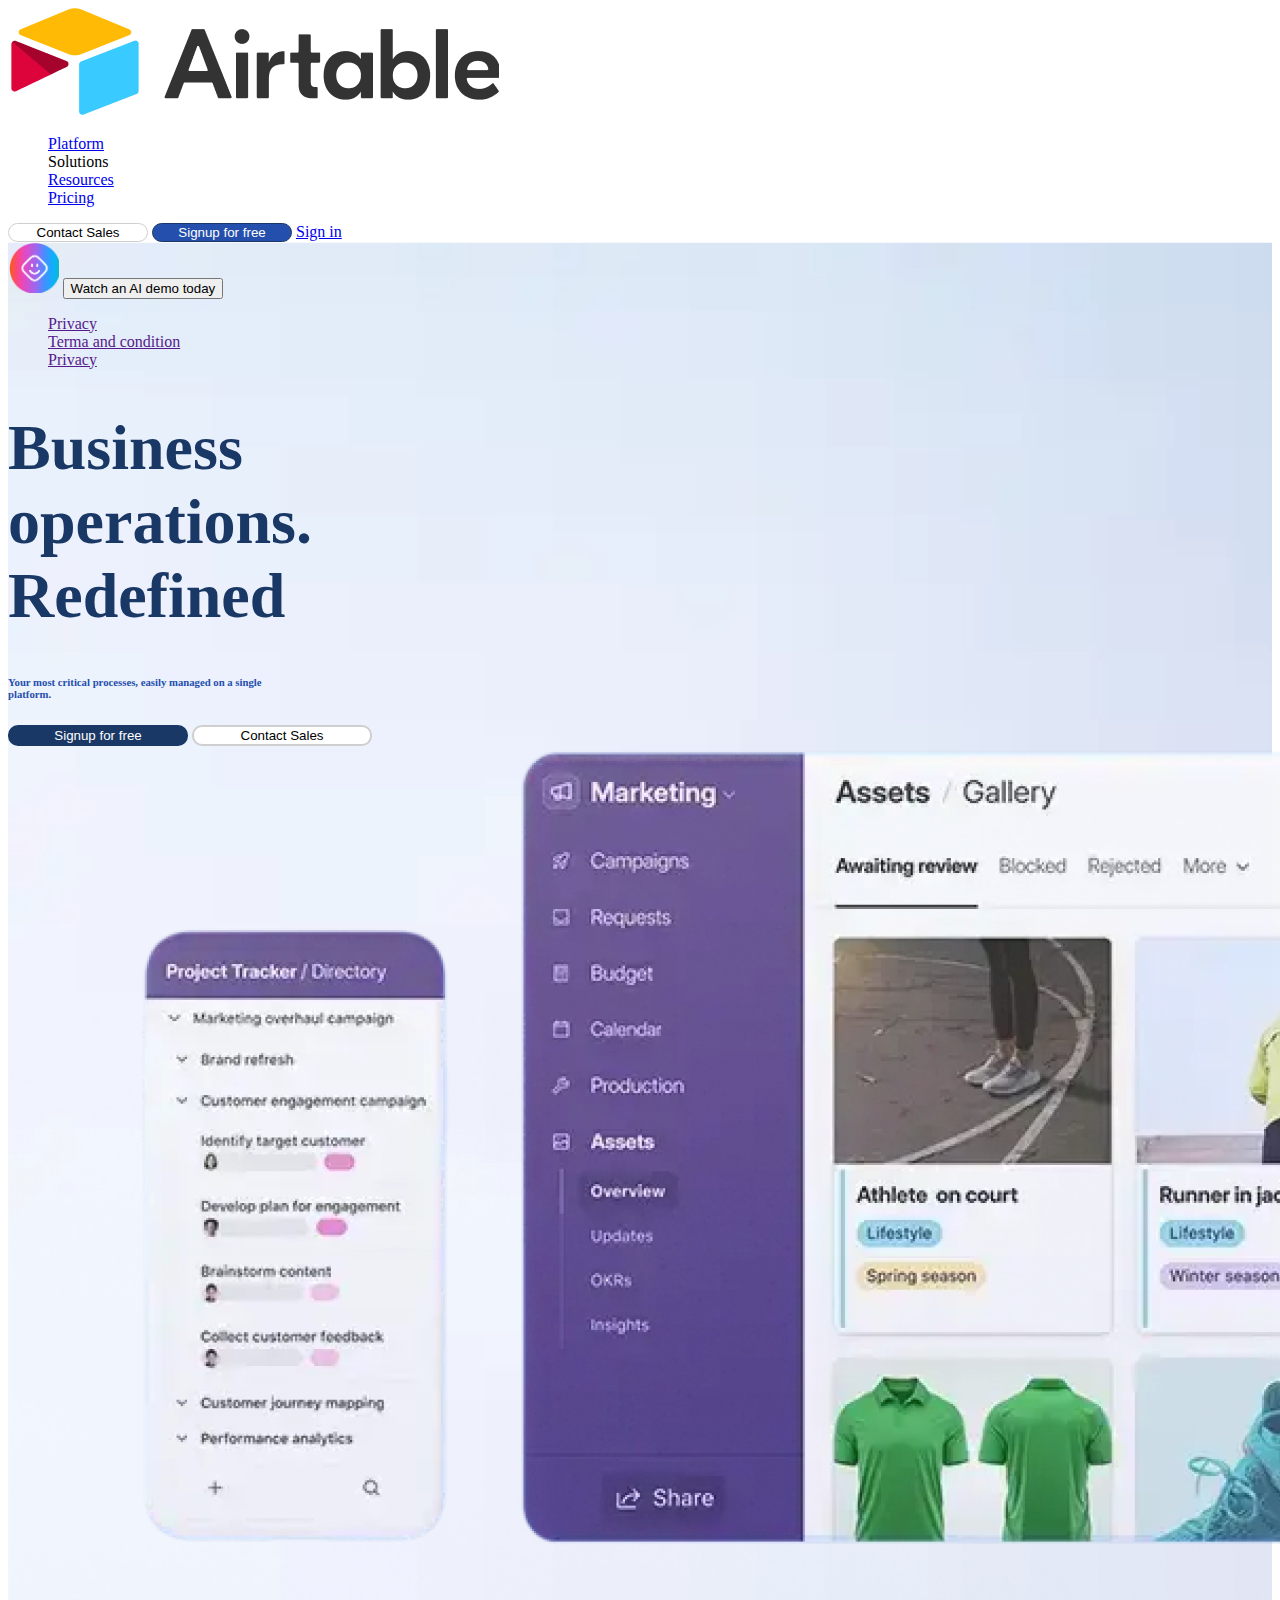
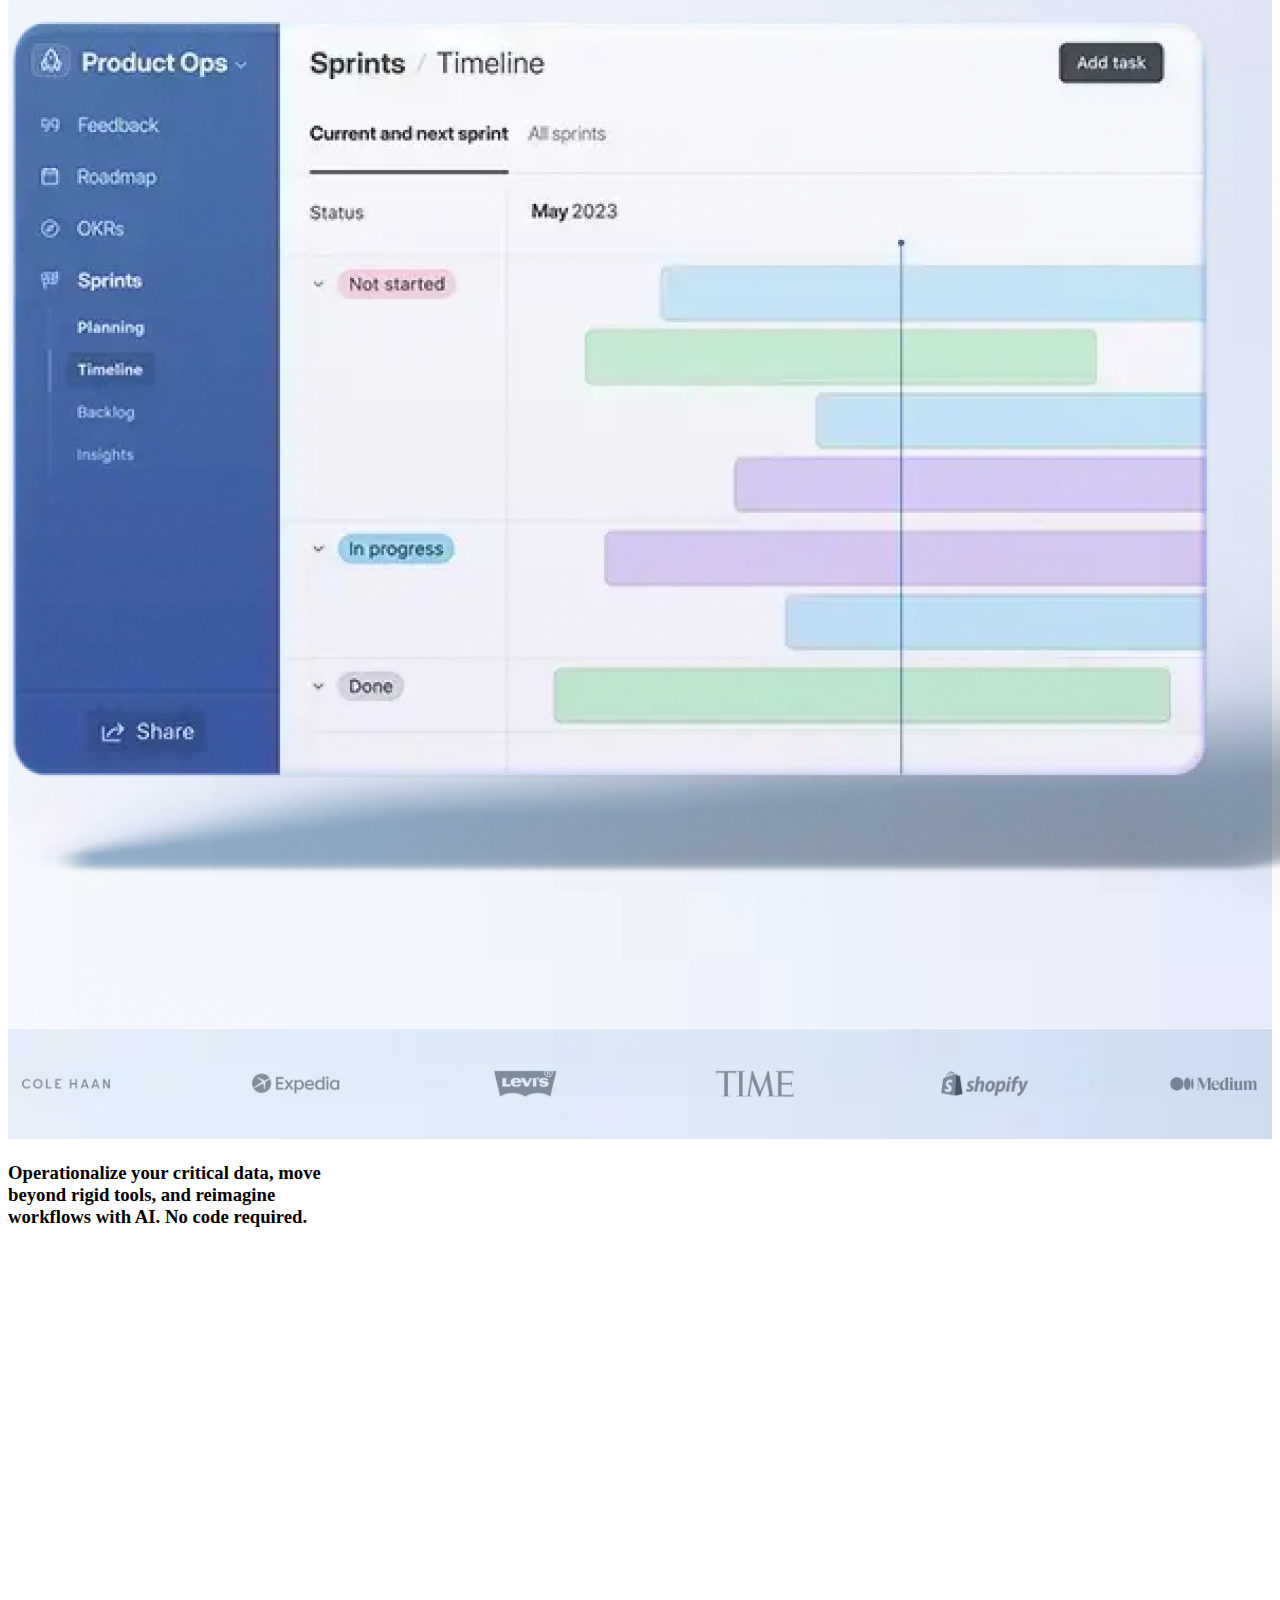
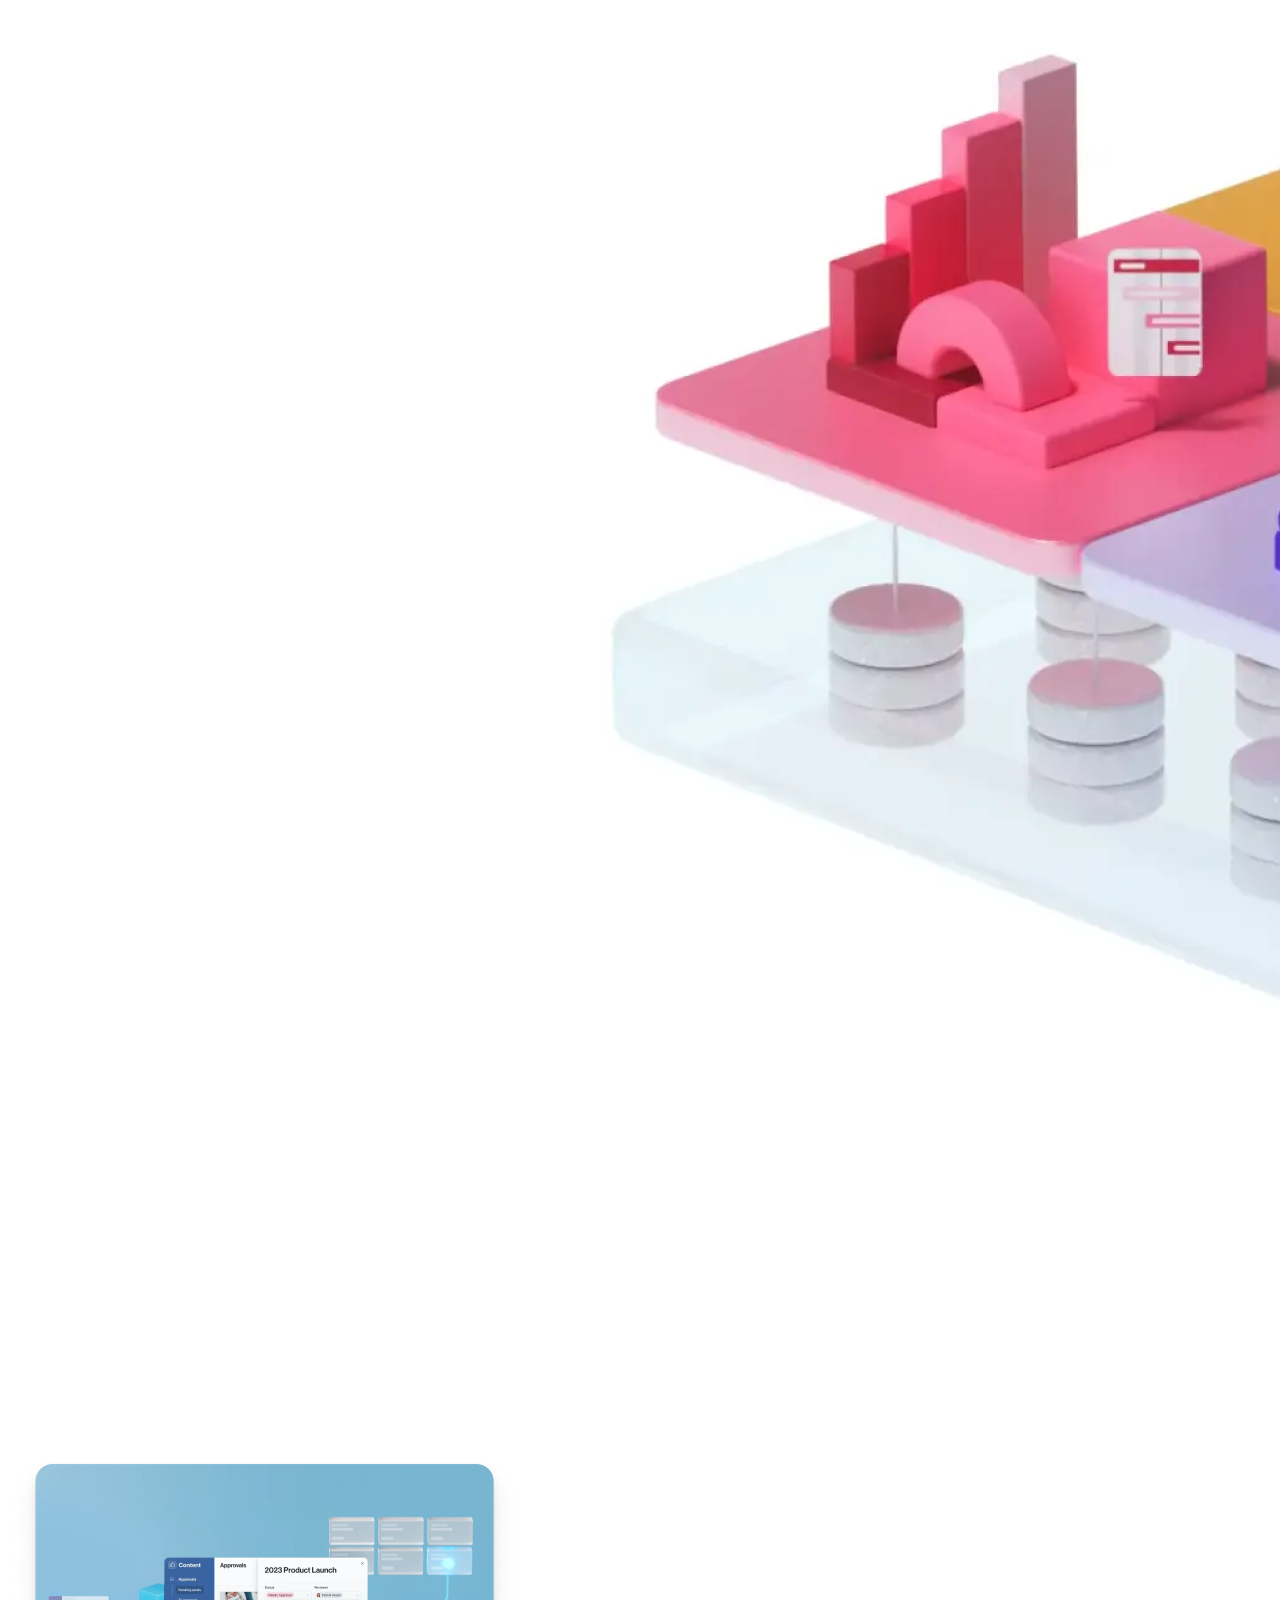
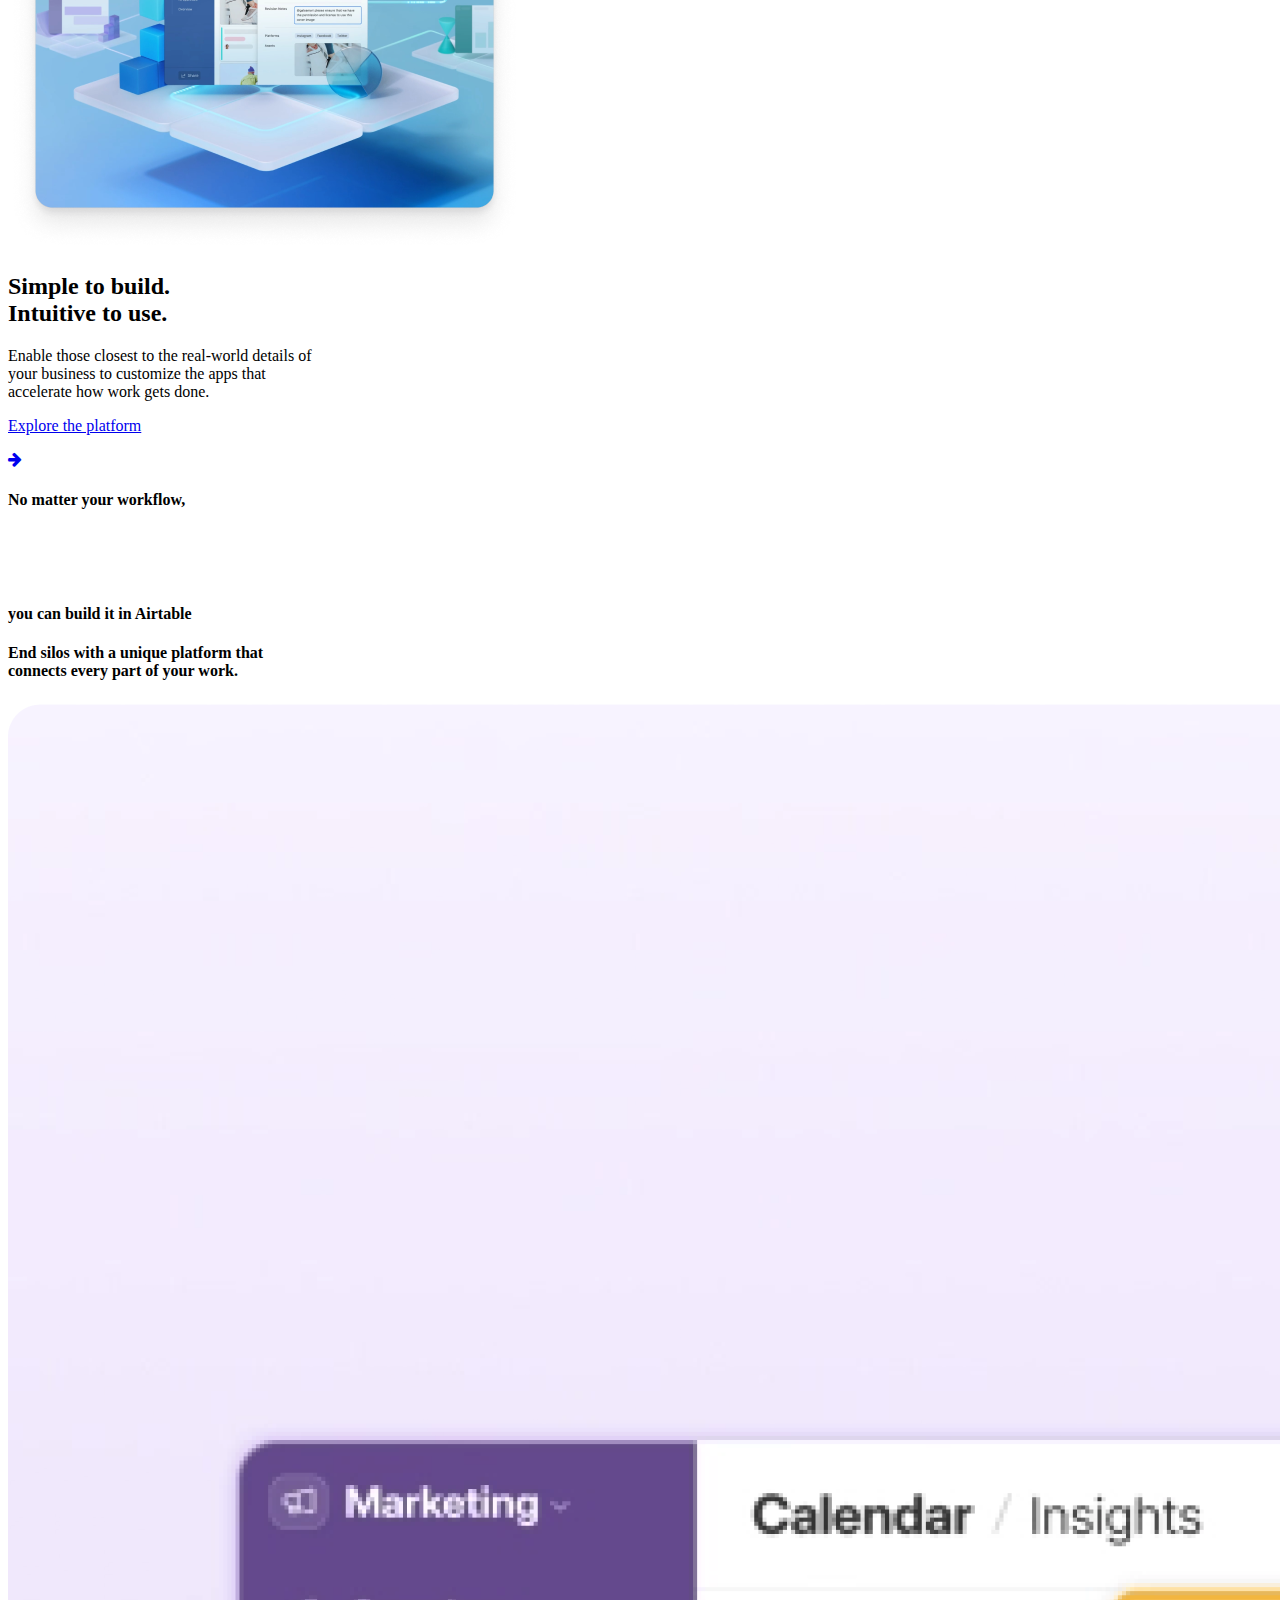
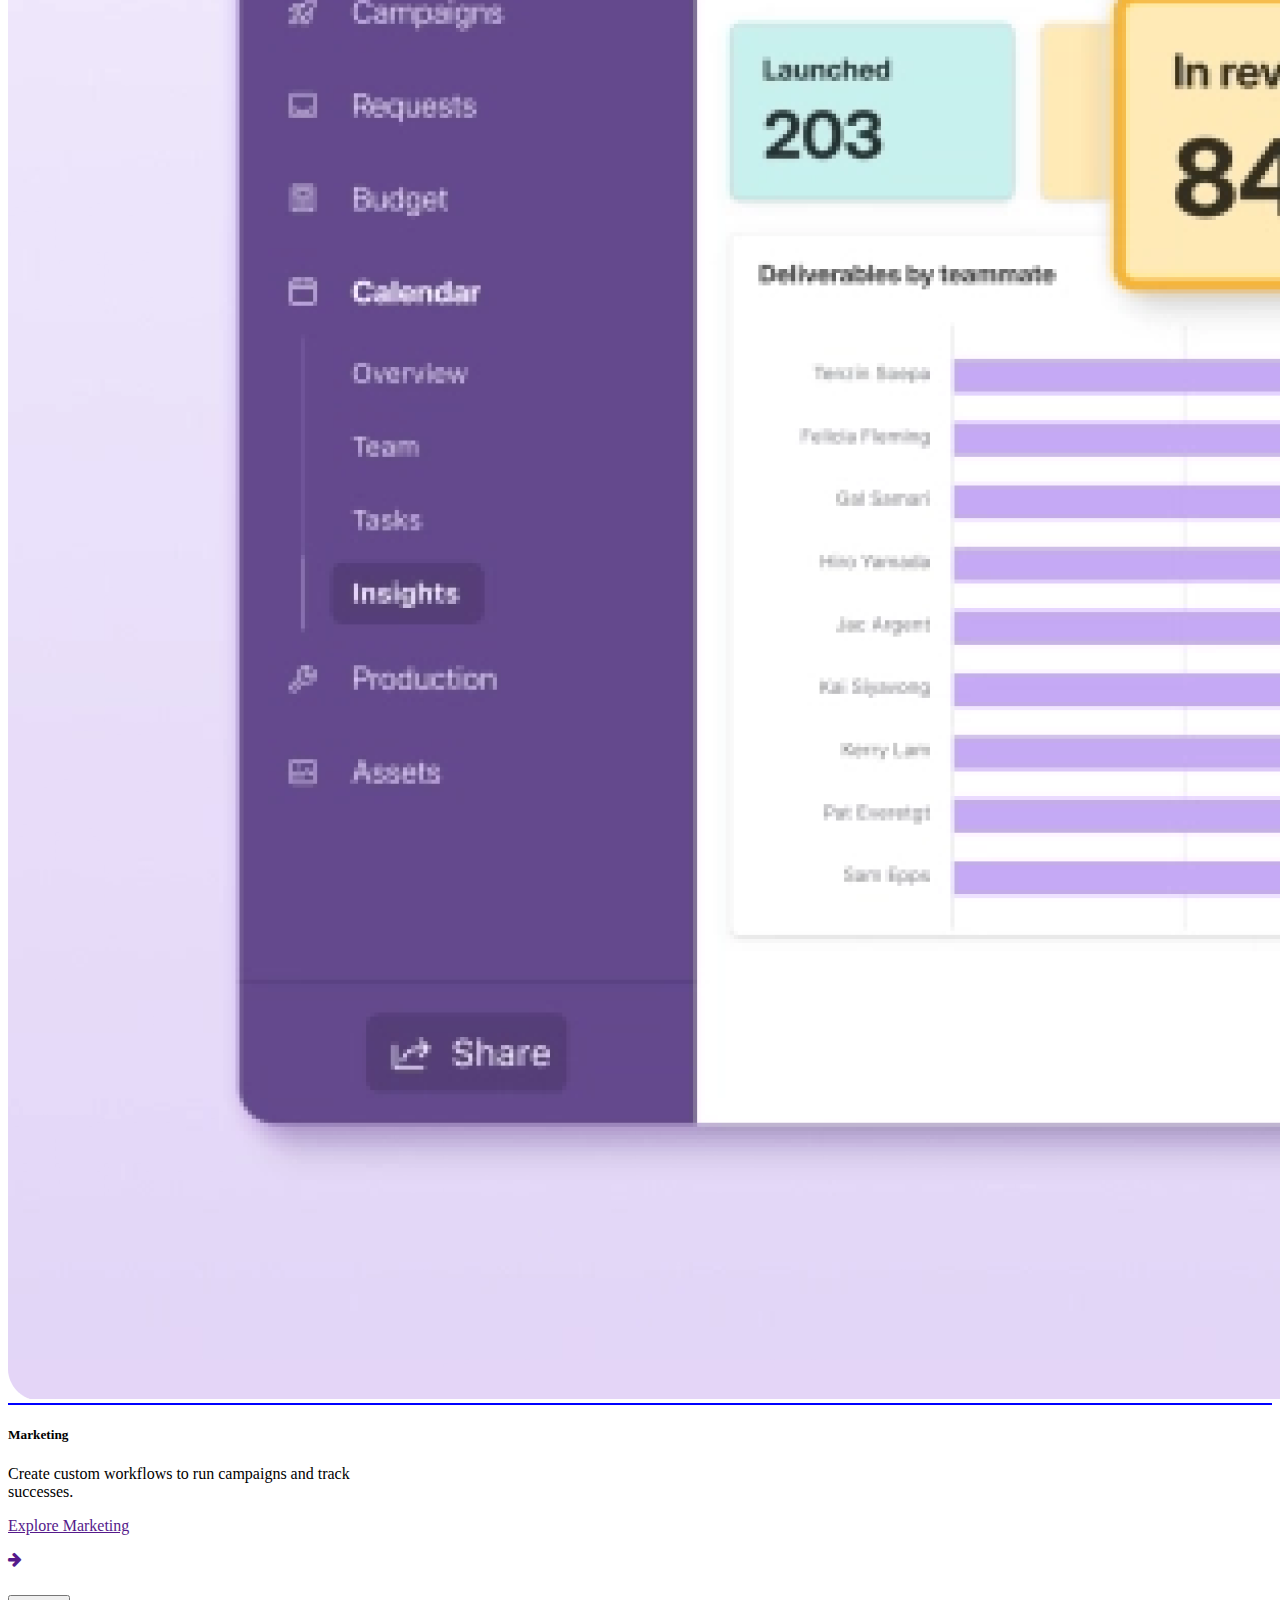
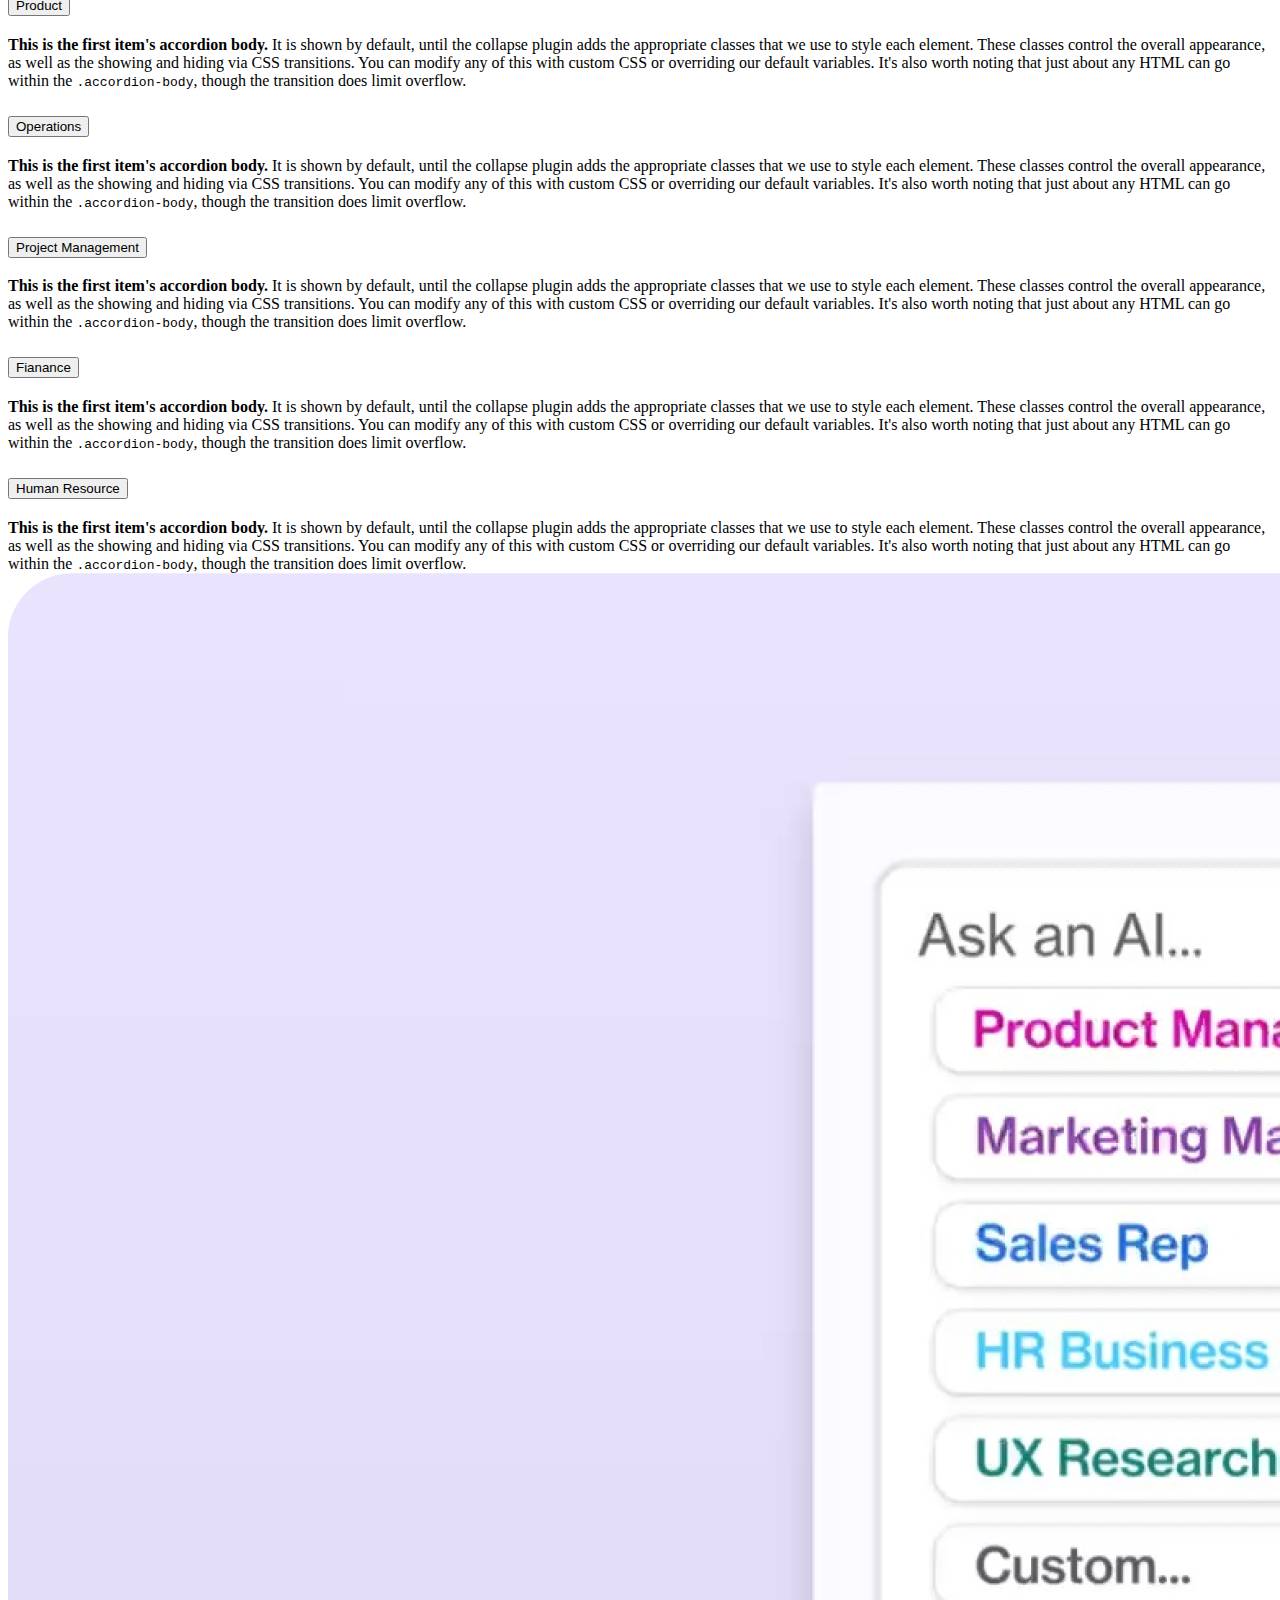
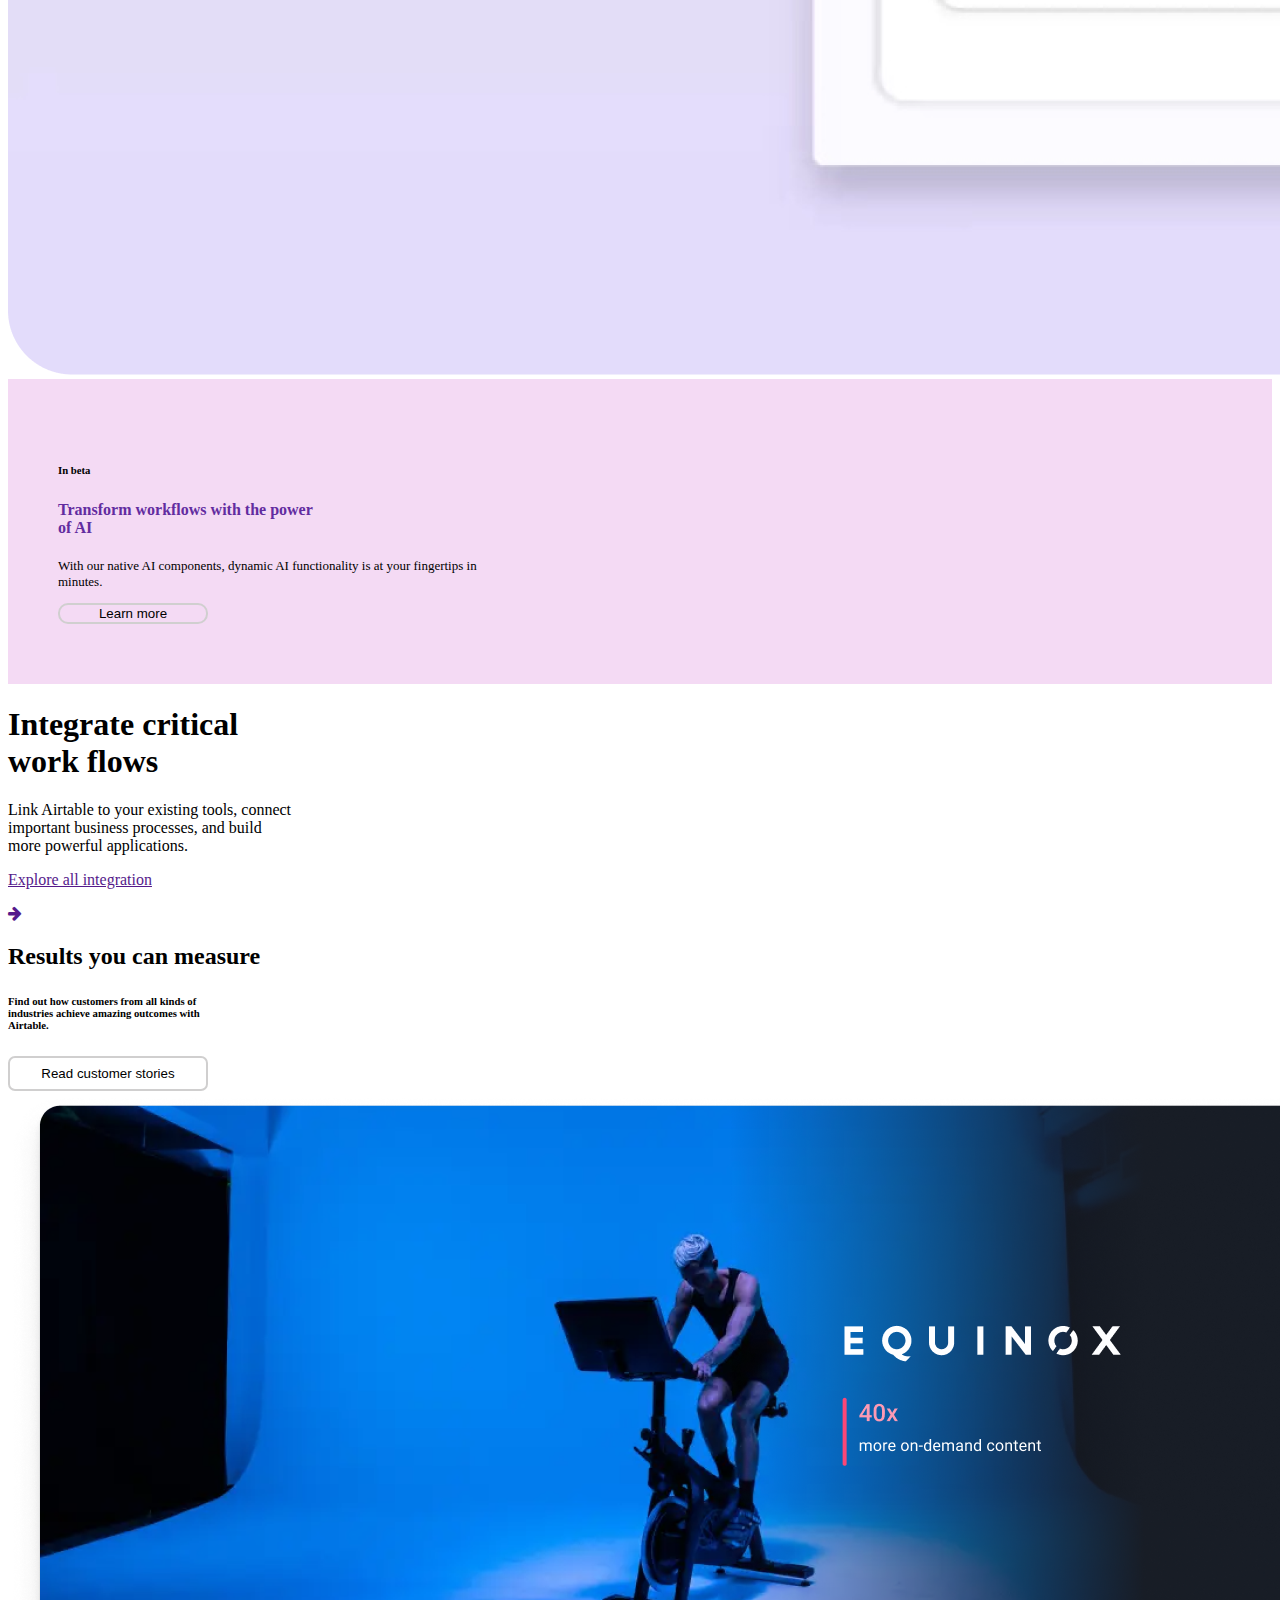
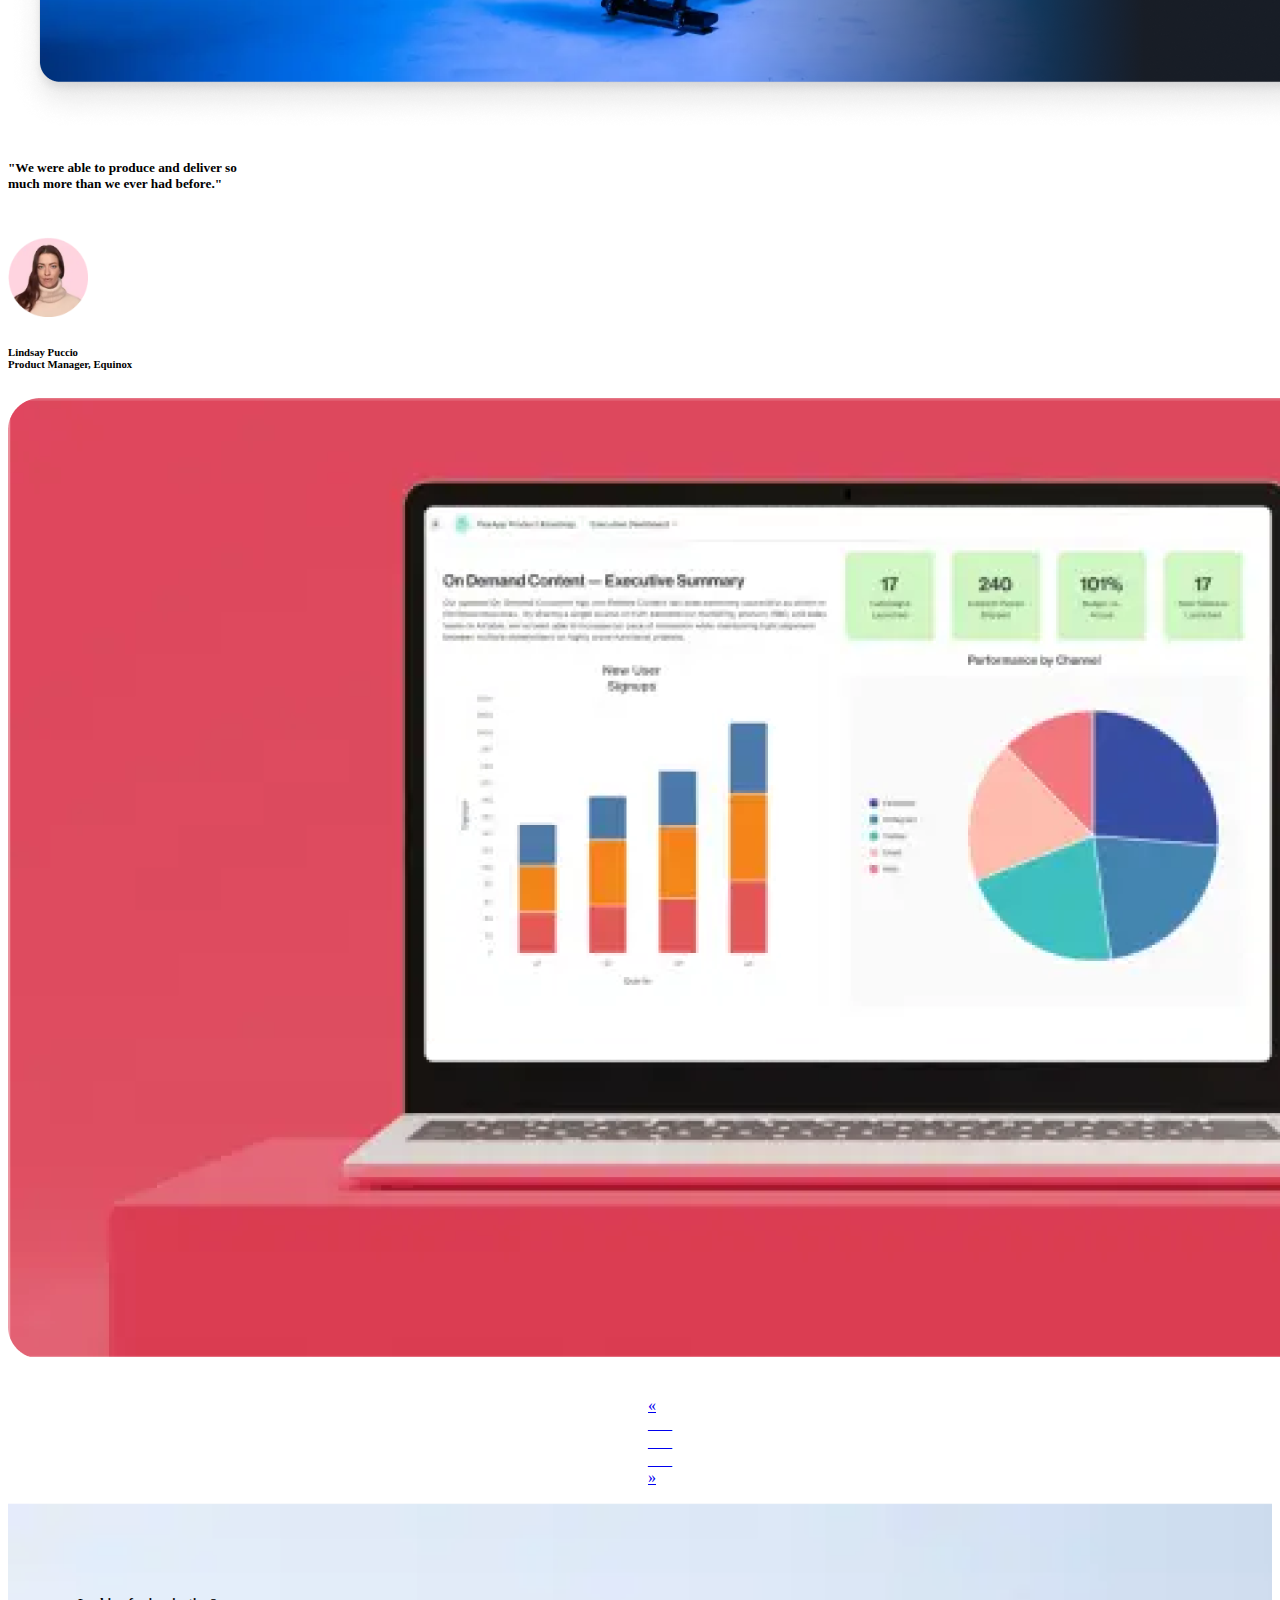
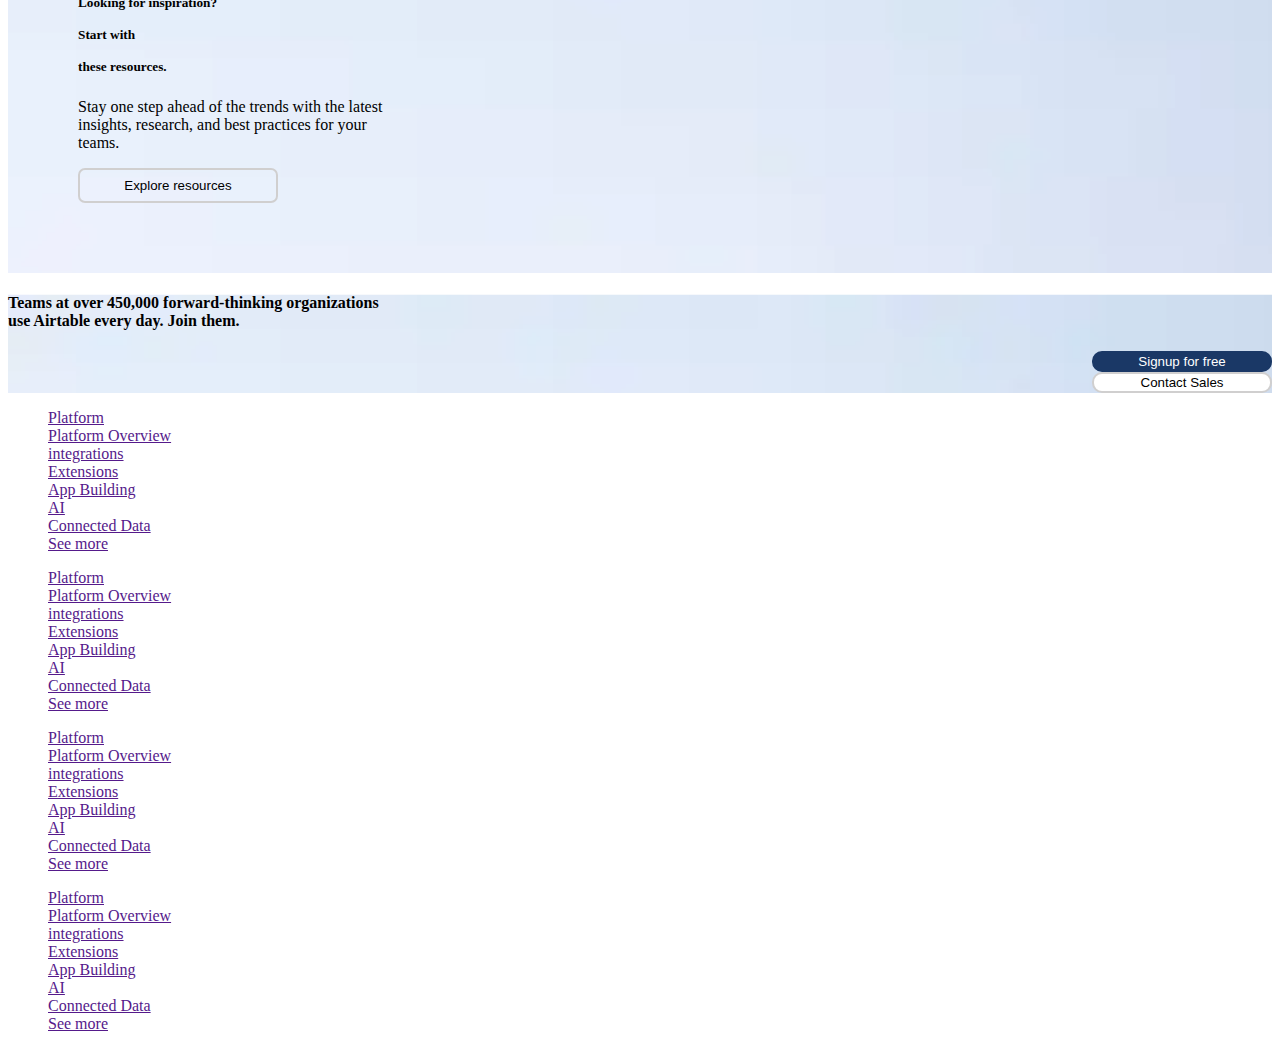
<file: Home/index.html>
<!DOCTYPE html>
<html lang="en">
    <head>
        <meta charset="UTF-8">
        <meta name="viewport" content="width=device-width, initial-scale=1.0">
        <link rel="icon" type="image/x-icon" href="Assests/logo.png">
        <link href="https://cdn.jsdelivr.net/npm/bootstrap@5.0.2/dist/css/bootstrap.min.css" rel="stylesheet"
            integrity="sha384-EVSTQN3/azprG1Anm3QDgpJLIm9Nao0Yz1ztcQTwFspd3yD65VohhpuuCOmLASjC" crossorigin="anonymous">
        <script src="https://cdn.jsdelivr.net/npm/bootstrap@5.0.2/dist/js/bootstrap.bundle.min.js"
            integrity="sha384-MrcW6ZMFYlzcLA8Nl+NtUVF0sA7MsXsP1UyJoMp4YLEuNSfAP+JcXn/tWtIaxVXM"
            crossorigin="anonymous"></script>
        <link rel="stylesheet" href="https://cdnjs.cloudflare.com/ajax/libs/font-awesome/4.7.0/css/font-awesome.min.css">
        <link rel="stylesheet" href="home.css">
        <title>Coin Fusion</title>
    </head>
<body>
<nav>
    <div class="container">
        <div class="row g-0">
            <div class="col-md-2">
                <img class="w-100 h-75" src="Assests/logo.png" alt="">
            </div>
            <div class="col-md-5">
                <div class="">
                    <ul class="d-flex justify-content-evenly">
                      <a class="text-decoration-none text-dark" href="platform.html">
                        <li>Platform</li>
                      </a>
                        <li>Solutions</li>
                        <a class="text-decoration-none" href="resources.html"><li class="text-dark">Resources</li></a>
                        <a  class="text-decoration-none" href="pricing.html"><li class="text-dark">Pricing</li></a> 
                    </ul>
    
                </div>

            </div>
            <div class="col-md-5">
                <div class="d-flex justify-content-end justify-content-evenly ms-4">
                    <button class="bn1 py-1 ms-2">Contact Sales </button>
                    <a href="signup.html"><button class="bn2 py-1">Signup for free</button></a> 
                    <a href="signup.html"class="bn3 py-1 text-dark bg-white text-decoration-none text-dark fw-bold">Sign in</a> 
                </div>

            </div>

        </div>
    </div>
</nav>
    <section id="sec1" class="py-5">
        <div class="container">
            <div class="row g-0">
                <div class="col-md-5">
                    <div class="dropdown my-3 d-flex">
                        <img class="dd mt-2" src="Assests/dd.png" alt="">
                        <button class="btn  dropdown-toggle" type="button" id="first" data-bs-toggle="dropdown" aria-expanded="false">
                            Watch an AI demo today
                        </button>
                        <ul class="dropdown-menu" aria-labelledby="first">
                            <li> <a href="" class="dropdown-item">Privacy</a></li>
                            <li> <a href="" class="dropdown-item">Terma and condition</a></li>
                            <li> <a href="" class="dropdown-item">Privacy</a></li>
                        </ul>
                  </div>
                  <h1 class="head1">Business <br>operations. <br>Redefined</h1>
                  <h6 class="para1">Your most critical processes, easily managed on a single <br>platform.</h6>
                  <div class="mt-5">
                   <a href="signup.html"><button class="btn1 py-1">Signup for free</button></a> 
                    <button class="btn2 py-1 ms-2">Contact Sales </button>
                  </div>
                </div>
                <div class="col-md-7">
                    <img class="w-100 h-100" src="Assests/span.png" alt="">

                </div>

            </div>
        </div>
    </section>
    <section>
        <div>
            <img class="banner h=5" src="Assests/banner.png" alt="">
        </div>
    </section>
    <section>
        <div class="container">
            <div class="row g-0">
                <div class="col-md-6">
                    <h3 class="mt-5 py-5 fw-bold">Operationalize your critical data, move <br>beyond rigid tools, and reimagine <br> workflows with AI. No code required.</h3>

                </div>
                <div class="col-md-6">
                    <img class="h-100 w-100" src="Assests/image.png" alt="">

                </div>

            </div>
        </div>
    </section>
    <section>
        <div class="container">
            <div class="row g-0">
                <div class="col-md-6">
                <img class="h-100 w-100" src="Assests/img2.png" alt="">
                </div>
                <div class="col-md-6">
                    <div class="div4 ps-5 ms-5 mt-5">
                       <h2>Simple to build. <br>Intuitive to use.</h2>
                        <p>Enable those closest to the real-world details of <br>your business to customize the apps that <br>accelerate how work gets done.</p>
                    </div>
                   <a class="d-flex mt-5 ms-5 ps-5 text-decoration-none" href="platform.html">
                    <p>Explore the platform</p>
                    <i class="fa fa-arrow-right ms-2 text-primary mt-1" aria-hidden="true"></i>  
                   </a>
                </div>

            </div>
        </div>
    </section>
    <section class="my-5">
        <div class="container">
            <div class="row g-0">
                <div class="col-md-6">
                    <div class="ms-4 mt-5">
                        <h4>No matter your workflow,</h4>
                        <br>
                        <br>
                        <br>
                        <h4>you can build it in Airtable</h4>
                    </div>


                </div>
                <div class="col-md-6">
                    <h4 class="ms-5 ps-5 mt-5 ">End silos with a unique platform that <br> connects every part of your work.</h4>

                </div>

            </div>
        </div>
    </section>
        <section>
            <div class="container">
                <div class="row g-0">
                    <div class="col-md-6">
                        <img class="h-100 w-100" src="Assests/img3.png" alt="">
                    </div>
                    <div class="col-md-6">
                        <div class="ms-5 ps-5 div6">
                            <h5 class=" mt-3">Marketing</h5>
                            <p class="mt-3">Create custom workflows to run campaigns and track <br>successes.</p>
                            <a class="d-flex text-decoration-none mt-3" href="">
                                <p>Explore Marketing</p>
                                <i class="fa fa-arrow-right ms-2 text-primary mt-1" aria-hidden="true"></i>  
                               </a>
                        </div>
                        <div class="accord ms-5 ps-5 mt-3">
                            <div class="accordion-item">
                                <h2 class="accordion-header" id="headingOne">
                                    <button class="accordion-button accordbtn bg-white text-dark" type="button" data-bs-toggle="collapse" data-bs-target="#acc1"
                                        aria-expanded="true" aria-controls="collapseOne">
                                        Product
                                    </button>
                                </h2>
                                <div id="acc1" class="accordion-collapse collapse" aria-labelledby="headingOne"
                                    data-bs-parent="#acco">
                                    <div class="accordion-body accordbtn text-dark">
                                        <strong>This is the first item's accordion body.</strong> It is shown by default, until the
                                        collapse plugin adds the appropriate classes that we use to style each element. These classes
                                        control the overall appearance, as well as the showing and hiding via CSS transitions. You can
                                        modify any of this with custom CSS or overriding our default variables. It's also worth noting
                                        that just about any HTML can go within the <code>.accordion-body</code>, though the transition
                                        does limit overflow.
                                    </div>
                                </div>
                            </div>
                            <div class="accordion-item">
                                <h2 class="accordion-header" id="headingTwo">
                                    <button class="accordion-button accordbtn bg-white text-dark" type="button" data-bs-toggle="collapse" data-bs-target="#acc2"
                                        aria-expanded="true" aria-controls="collapseOne">
                                        Operations
                                    </button>
                                </h2>
                                <div id="acc2" class="accordion-collapse collapse" aria-labelledby="headingTwo"
                                    data-bs-parent="#acco">
                                    <div class="accordion-body accordbtn text-dark">
                                        <strong>This is the first item's accordion body.</strong> It is shown by default, until the
                                        collapse plugin adds the appropriate classes that we use to style each element. These classes
                                        control the overall appearance, as well as the showing and hiding via CSS transitions. You can
                                        modify any of this with custom CSS or overriding our default variables. It's also worth noting
                                        that just about any HTML can go within the <code>.accordion-body</code>, though the transition
                                        does limit overflow.
                                    </div>
                                </div>
                            </div>
                            <div class="accordion-item">
                                <h2 class="accordion-header" id="headinThree">
                                    <button class="accordion-button accordbtn bg-white text-dark" type="button" data-bs-toggle="collapse" data-bs-target="#acc3"
                                        aria-expanded="true" aria-controls="collapseOne">
                                        Project Management
                                    </button>
                                </h2>
                                <div id="acc3" class="accordion-collapse collapse" aria-labelledby="headingThree"
                                    data-bs-parent="#acco">
                                    <div class="accordion-body accordbtn text-dark">
                                        <strong>This is the first item's accordion body.</strong> It is shown by default, until the
                                        collapse plugin adds the appropriate classes that we use to style each element. These classes
                                        control the overall appearance, as well as the showing and hiding via CSS transitions. You can
                                        modify any of this with custom CSS or overriding our default variables. It's also worth noting
                                        that just about any HTML can go within the <code>.accordion-body</code>, though the transition
                                        does limit overflow.
                                    </div>
                                </div>
                            </div>
                            <div class="accordion-item">
                                <h2 class="accordion-header" id="headinFour">
                                    <button class="accordion-button accordbtn bg-white text-dark" type="button" data-bs-toggle="collapse" data-bs-target="#acc4"
                                        aria-expanded="true" aria-controls="collapseOne">
                                        Fianance
                                    </button>
                                </h2>
                                <div id="acc4" class="accordion-collapse collapse" aria-labelledby="headingFour"
                                    data-bs-parent="#acco">
                                    <div class="accordion-body accordbtn text-dark">
                                        <strong>This is the first item's accordion body.</strong> It is shown by default, until the
                                        collapse plugin adds the appropriate classes that we use to style each element. These classes
                                        control the overall appearance, as well as the showing and hiding via CSS transitions. You can
                                        modify any of this with custom CSS or overriding our default variables. It's also worth noting
                                        that just about any HTML can go within the <code>.accordion-body</code>, though the transition
                                        does limit overflow.
                                    </div>
                                </div>
                            </div>
                            <div class="accordion-item">
                                <h2 class="accordion-header" id="headinFive">
                                    <button class="accordion-button accordbtn bg-white text-dark" type="button" data-bs-toggle="collapse" data-bs-target="#acc5"
                                        aria-expanded="true" aria-controls="collapseOne">
                                        Human Resource
                                    </button>
                                </h2>
                                <div id="acc5" class="accordion-collapse collapse" aria-labelledby="headingFive"
                                    data-bs-parent="#acco">
                                    <div class="accordion-body accordbtn text-dark">
                                        <strong>This is the first item's accordion body.</strong> It is shown by default, until the
                                        collapse plugin adds the appropriate classes that we use to style each element. These classes
                                        control the overall appearance, as well as the showing and hiding via CSS transitions. You can
                                        modify any of this with custom CSS or overriding our default variables. It's also worth noting
                                        that just about any HTML can go within the <code>.accordion-body</code>, though the transition
                                        does limit overflow.
                                    </div>
                                </div>
                            </div>
    
                            </div>
                        </div>
    
                    </div>
                </div>
        </section>
    <section class="mt-5">
        <div class="container">
            <div class="row g-0">
                <div class="col-md-6">
                    <img class="w-100 h-100" src="Assests/img4.png" alt="">
                </div>
                <div class="col-md-6">
                    <div class="div7">
                        <h6> In beta</h6>
                        <h4 class="head3">Transform workflows with the power <br>of AI</h4>
                        <p>With our native AI components, dynamic AI functionality is at your fingertips in <br>minutes.</p>
                        <a href=""><button class="btn3 mt-3">Learn more</button></a>
                    </div>

                </div>

            </div>
        </div>
    </section>
    <section class="mt-5 py-5">
        <div class="container">
            <div class="row g-0">
                <div class="col-md-4">
                    <h1>Integrate critical <br> work flows</h1>
                    <p>Link Airtable to your existing tools, connect <br>important business processes, and build <br> more powerful applications.</p>
                    <a class="d-flex mt-3 text-decoration-none" href="">
                        <p>Explore all integration</p>
                        <i class="fa fa-arrow-right ms-2 text-primary mt-1" aria-hidden="true"></i>  
                       </a>
                </div>

            </div>
        </div>
    </section>
    <section class="mb-5">
        <div class="container">
            <div class="row g-0">
                <div class="col-md-6">
                    <h2 class="ms-5">Results you can measure</h2>
                </div>
                <div class="col-md-6">
                <h6>Find out how customers from all kinds of <br>industries achieve amazing outcomes with <br> Airtable.</h6>
                <a href=""><button class="btn4 mt-5">Read customer stories</button></a>
            </div>

            </div>
        </div>
    </section>
    <section>
        <div class="container">
            <div class="row g-0">
                <div class="col-md-12">
                    <img class="w-100 h-100" src="Assests/img5.png" alt="">

                </div>

            </div>
        </div>
    </section>
    <section>
        <div class="container">
            <div class="row g-0">
                <div class="col-md-6">
                    <h5 class="fw-bold d-flex justify-content-end me-5 mt-5">"We were able to produce and deliver so <br>much more than we ever had before."</h5>
                <div class="d-flex ms-5 ps-5">
                        <img class="ch2" src="Assests/ch1.png" alt="">
                        <h6 class="mt-5 ms-4">Lindsay Puccio <br> <Span class="fw-light">Product Manager, Equinox</Span></h6>
                    </div>
                </div>
                <div class="col-md-6">
                    <div>
                        <img class="w-75 h-75" src="Assests/img6.png" alt="">

                    </div>

                </div>
                </div>

            </div>
    </section>
    <nav class="page" aria-label="Page navigation example">
        <ul class="pagination">
          <li class="page-item">
            <a class="page-link" href="#" aria-label="Previous">
              <span aria-hidden="true">&laquo;</span>
            </a>
          </li>
          <li class="page-item"><a class="page-link" href="signin.html">___</a></li>
          <li class="page-item"><a class="page-link" href="signin.html">___</a></li>
          <li class="page-item"><a class="page-link" href="signup.html">___</a></li>
          <li class="page-item">
            <a class="page-link" href="#" aria-label="Next">
              <span aria-hidden="true">&raquo;</span>
            </a>
          </li>
        </ul>
      </nav>
      <section id="sec3">
        <div class="container">
            <div class="row g-0">
                <div class="col-md-6">
                    <h5 class="head4 fw-bold ms-5 ps-5">Looking for inspiration?
                        <br>
                        <br>
                        Start with
                        <br>
                        <br>
                        these resources.</h5>

                </div>
                <div class="col-md-6">
                    <p class="pt-4">Stay one step ahead of the trends with the latest <br> insights, research, and best practices for your <br> teams.</p>
                    <a href=""><button class="btn4 mt-5 pb-1">Explore resources</button></a>

                </div>

            </div>
        </div>
      </section>
      <section id="sec4">
        <div class="container">
            <div class="row g-0">
                <div class="col-md-7">
                    <h4 class="py-5">Teams at over 450,000 forward-thinking organizations <br> use Airtable every day. Join them.</h4>
                </div>
                <div class="col-md-5">
                    <div class="div8">
                        <a href="signup.html"><button class="btn1 py-1 mt-5 mb-2">Signup for free</button></a> 

                    </div>
                    <div class="div8">
                        <button class="btn2 py-1 ms-2 bg-transparent">Contact Sales </button>

                    </div>
                </div>

            </div>
        </div>
    
      </section>
      <footer>
        <div class="container">
            <div class="row g-0">
                <div class="col-md-3">
                <ul>
                    <li class="py-2"><a class="text-decoration-none text-dark" href="">Platform</a></li> 
                    <li class="py-2"><a class="text-decoration-none text-secondary" href="">Platform Overview</a></li>
                    <li class="py-2"><a class="text-decoration-none text-secondary" href="">integrations</a></li>
                    <li class="py-2"><a class="text-decoration-none text-secondary" href="">Extensions</a></li>
                    <li class="py-2"><a class="text-decoration-none text-secondary" href="">App Building</a></li>
                    <li class="py-2"><a class="text-decoration-none text-secondary" href="">AI</a></li>
                    <li class="py-2"><a class="text-decoration-none text-secondary" href="">Connected Data</a></li>
                    <li class="py-2"><a class="text-decoration-none text-dark" href="">See more</a></li>
                </ul>
                </div>
                <div class="col-md-3">
                    <ul>
                        <li class="py-2"><a class="text-decoration-none text-dark" href="">Platform</a></li> 
                        <li class="py-2"><a class="text-decoration-none text-secondary" href="">Platform Overview</a></li>
                        <li class="py-2"><a class="text-decoration-none text-secondary" href="">integrations</a></li>
                        <li class="py-2"><a class="text-decoration-none text-secondary" href="">Extensions</a></li>
                        <li class="py-2"><a class="text-decoration-none text-secondary" href="">App Building</a></li>
                        <li class="py-2"><a class="text-decoration-none text-secondary" href="">AI</a></li>
                        <li class="py-2"><a class="text-decoration-none text-secondary" href="">Connected Data</a></li>
                        <li class="py-2"><a class="text-decoration-none text-dark" href="">See more</a></li>
                    </ul>
                    </div>
                    <div class="col-md-3">
                        <ul>
                            <li class="py-2"><a class="text-decoration-none text-dark" href="">Platform</a></li> 
                            <li class="py-2"><a class="text-decoration-none text-secondary" href="">Platform Overview</a></li>
                            <li class="py-2"><a class="text-decoration-none text-secondary" href="">integrations</a></li>
                            <li class="py-2"><a class="text-decoration-none text-secondary" href="">Extensions</a></li>
                            <li class="py-2"><a class="text-decoration-none text-secondary" href="">App Building</a></li>
                            <li class="py-2"><a class="text-decoration-none text-secondary" href="">AI</a></li>
                            <li class="py-2"><a class="text-decoration-none text-secondary" href="">Connected Data</a></li>
                            <li class="py-2"><a class="text-decoration-none text-dark" href="">See more</a></li>
                        </ul>
                        </div>
                        <div class="col-md-3">
                            <ul>
                                <li class="py-2"><a class="text-decoration-none text-dark" href="">Platform</a></li> 
                                <li class="py-2"><a class="text-decoration-none text-secondary" href="">Platform Overview</a></li>
                                <li class="py-2"><a class="text-decoration-none text-secondary" href="">integrations</a></li>
                                <li class="py-2"><a class="text-decoration-none text-secondary" href="">Extensions</a></li>
                                <li class="py-2"><a class="text-decoration-none text-secondary" href="">App Building</a></li>
                                <li class="py-2"><a class="text-decoration-none text-secondary" href="">AI</a></li>
                                <li class="py-2"><a class="text-decoration-none text-secondary" href="">Connected Data</a></li>
                                <li class="py-2"><a class="text-decoration-none text-dark" href="">See more</a></li>
                            </ul>
                            </div>
            </div>

        </div>
      </footer>
    
</body>
</html>
</file>
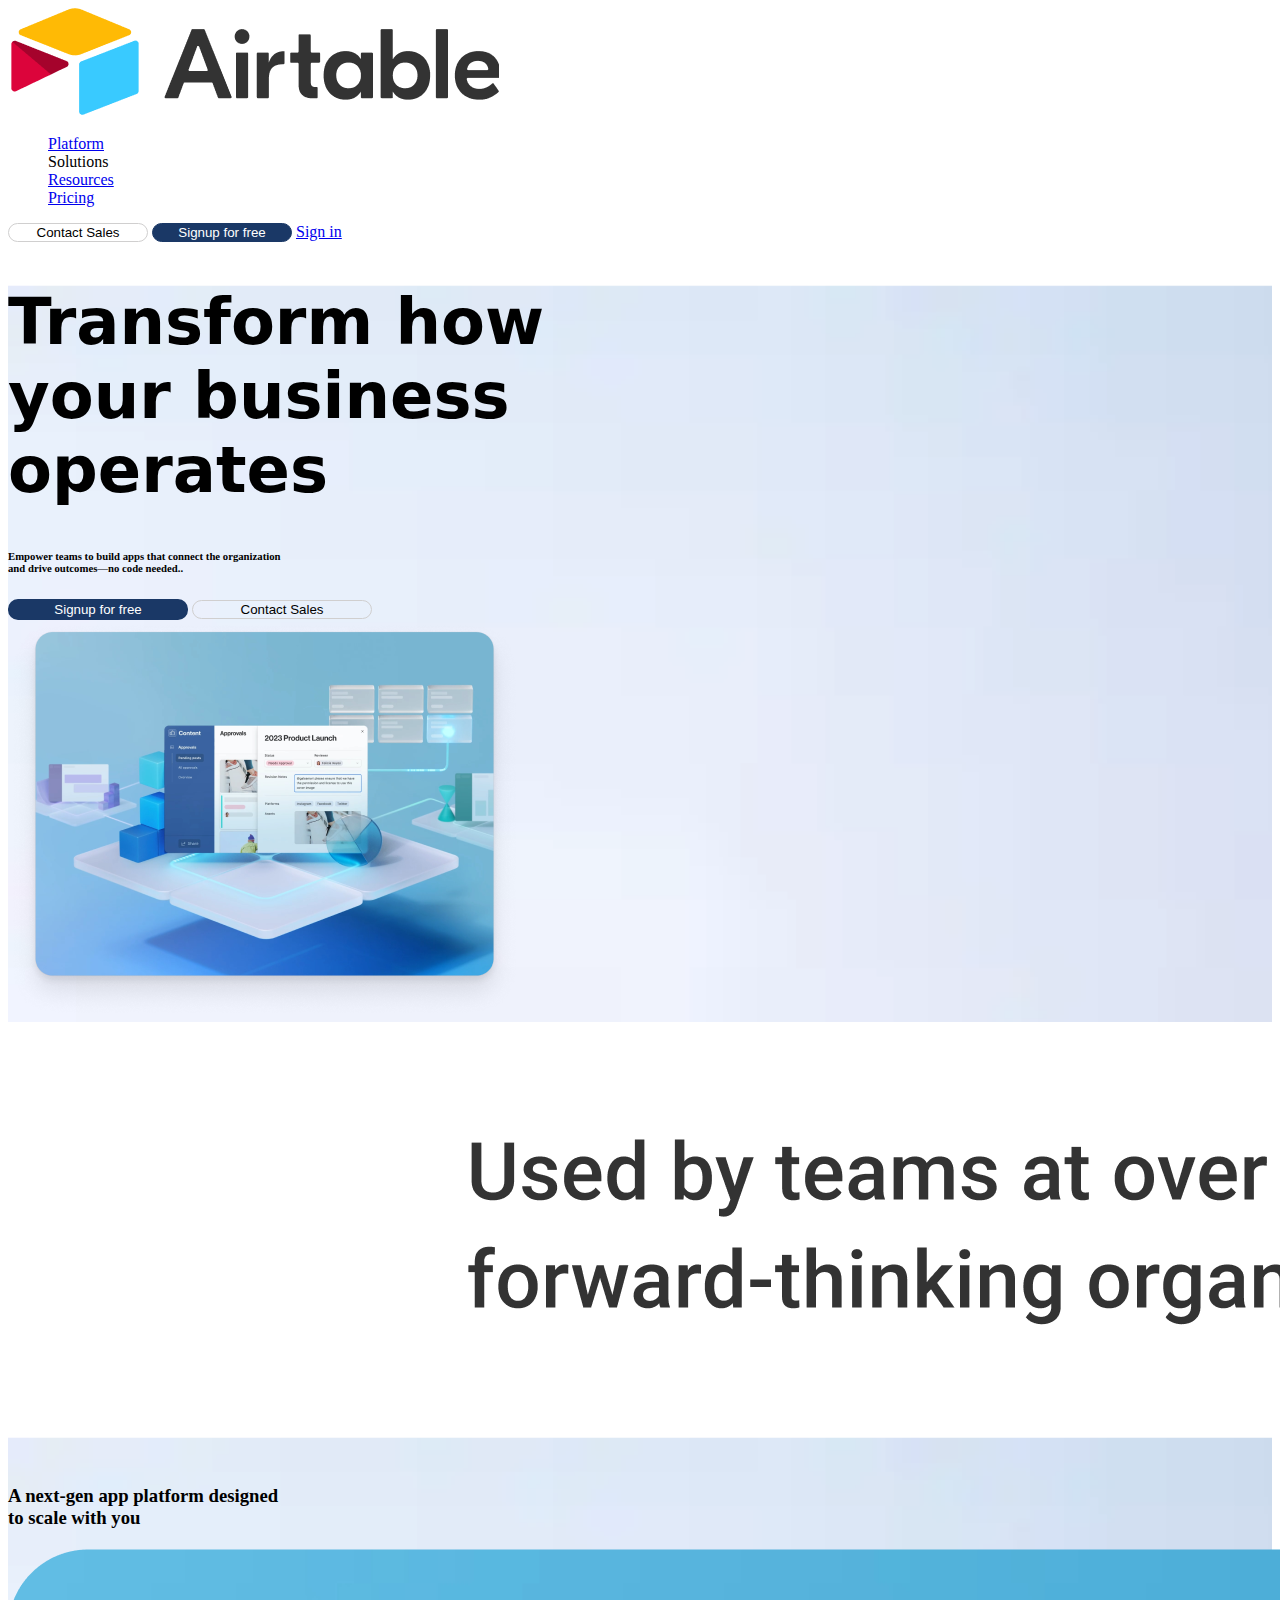
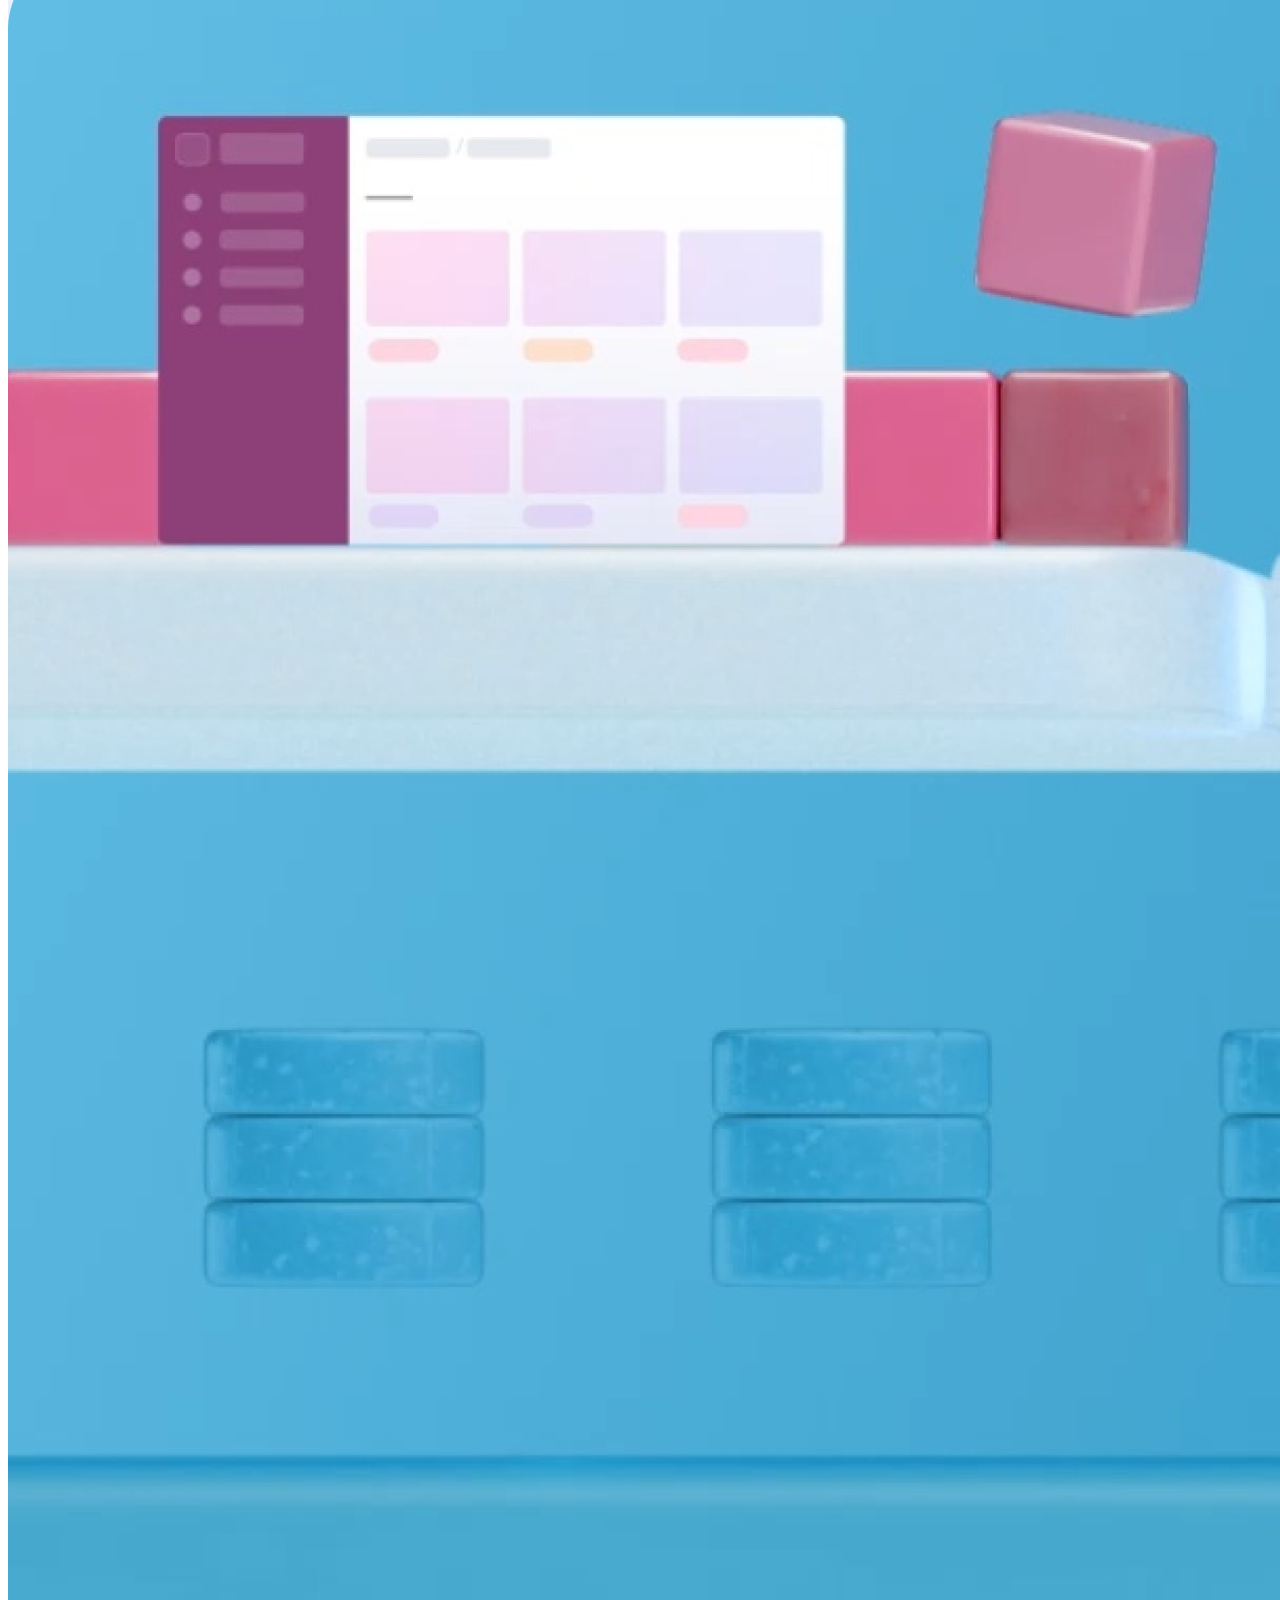
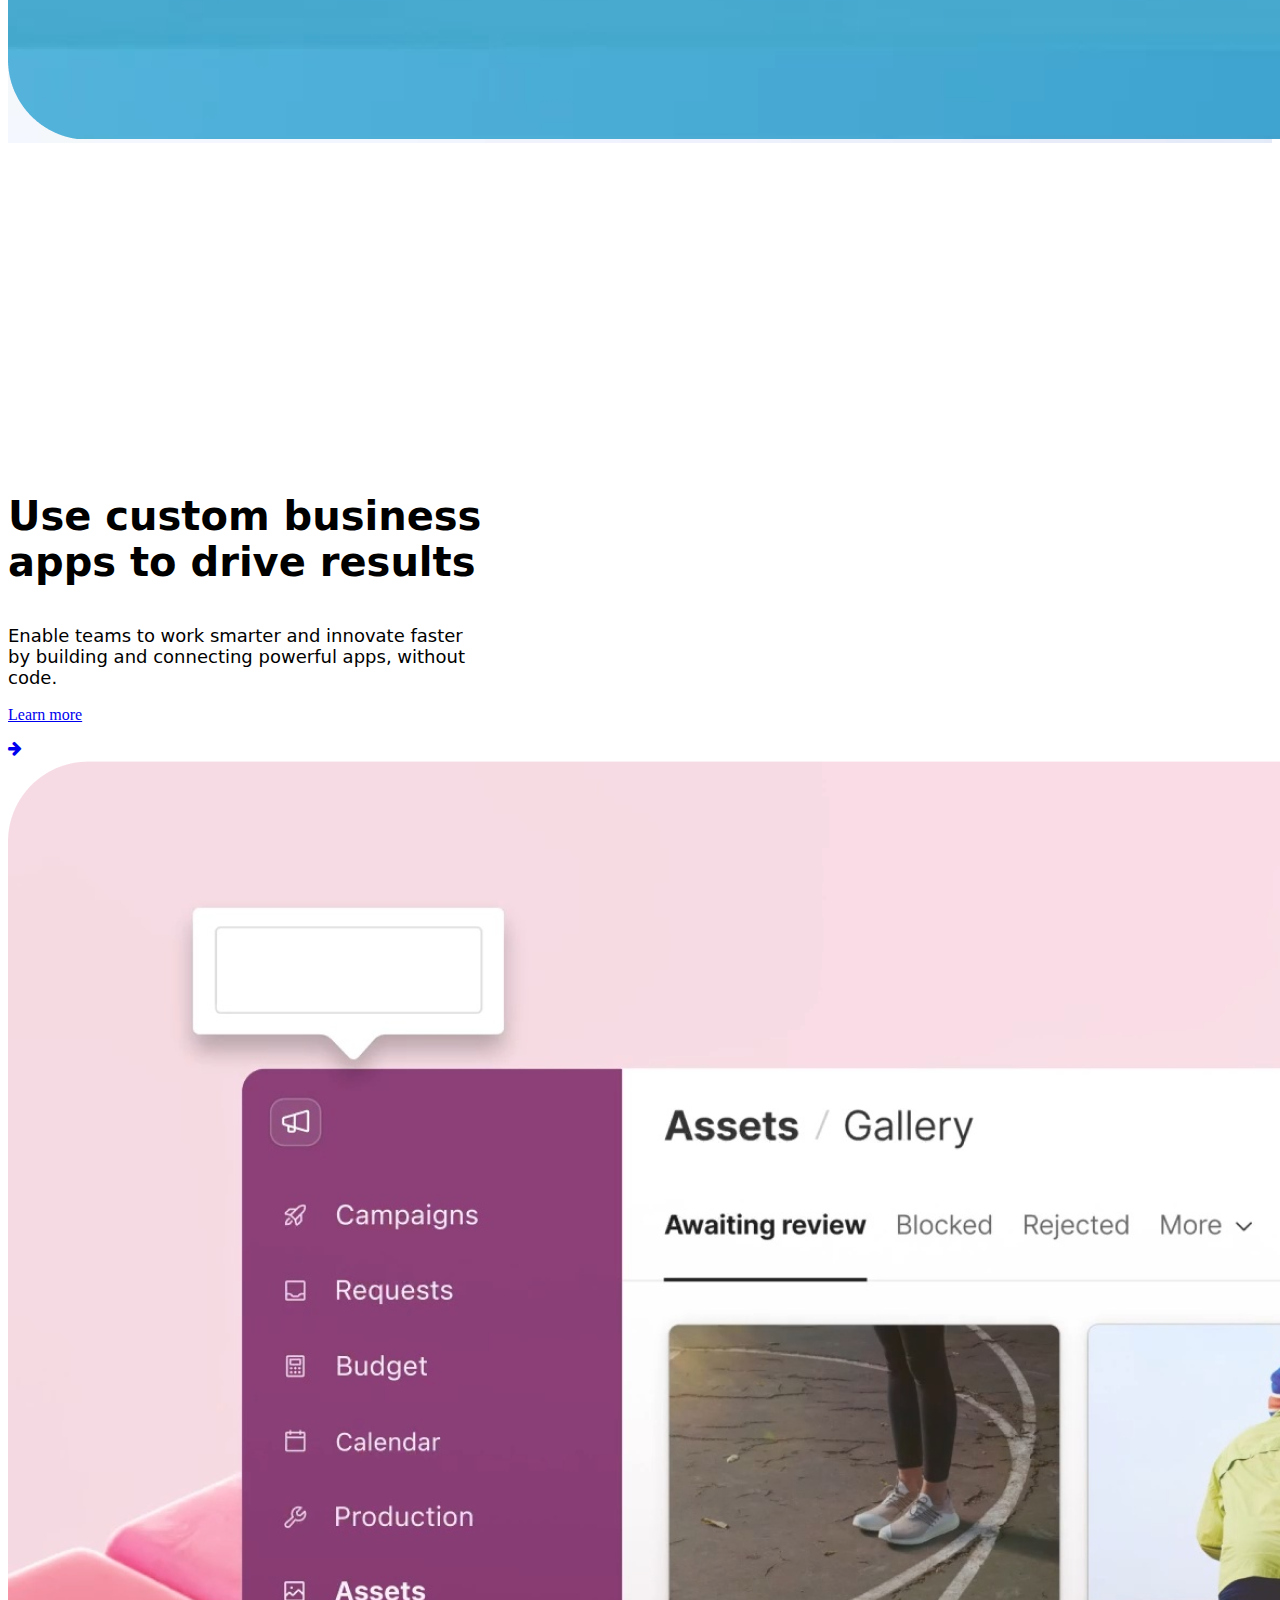
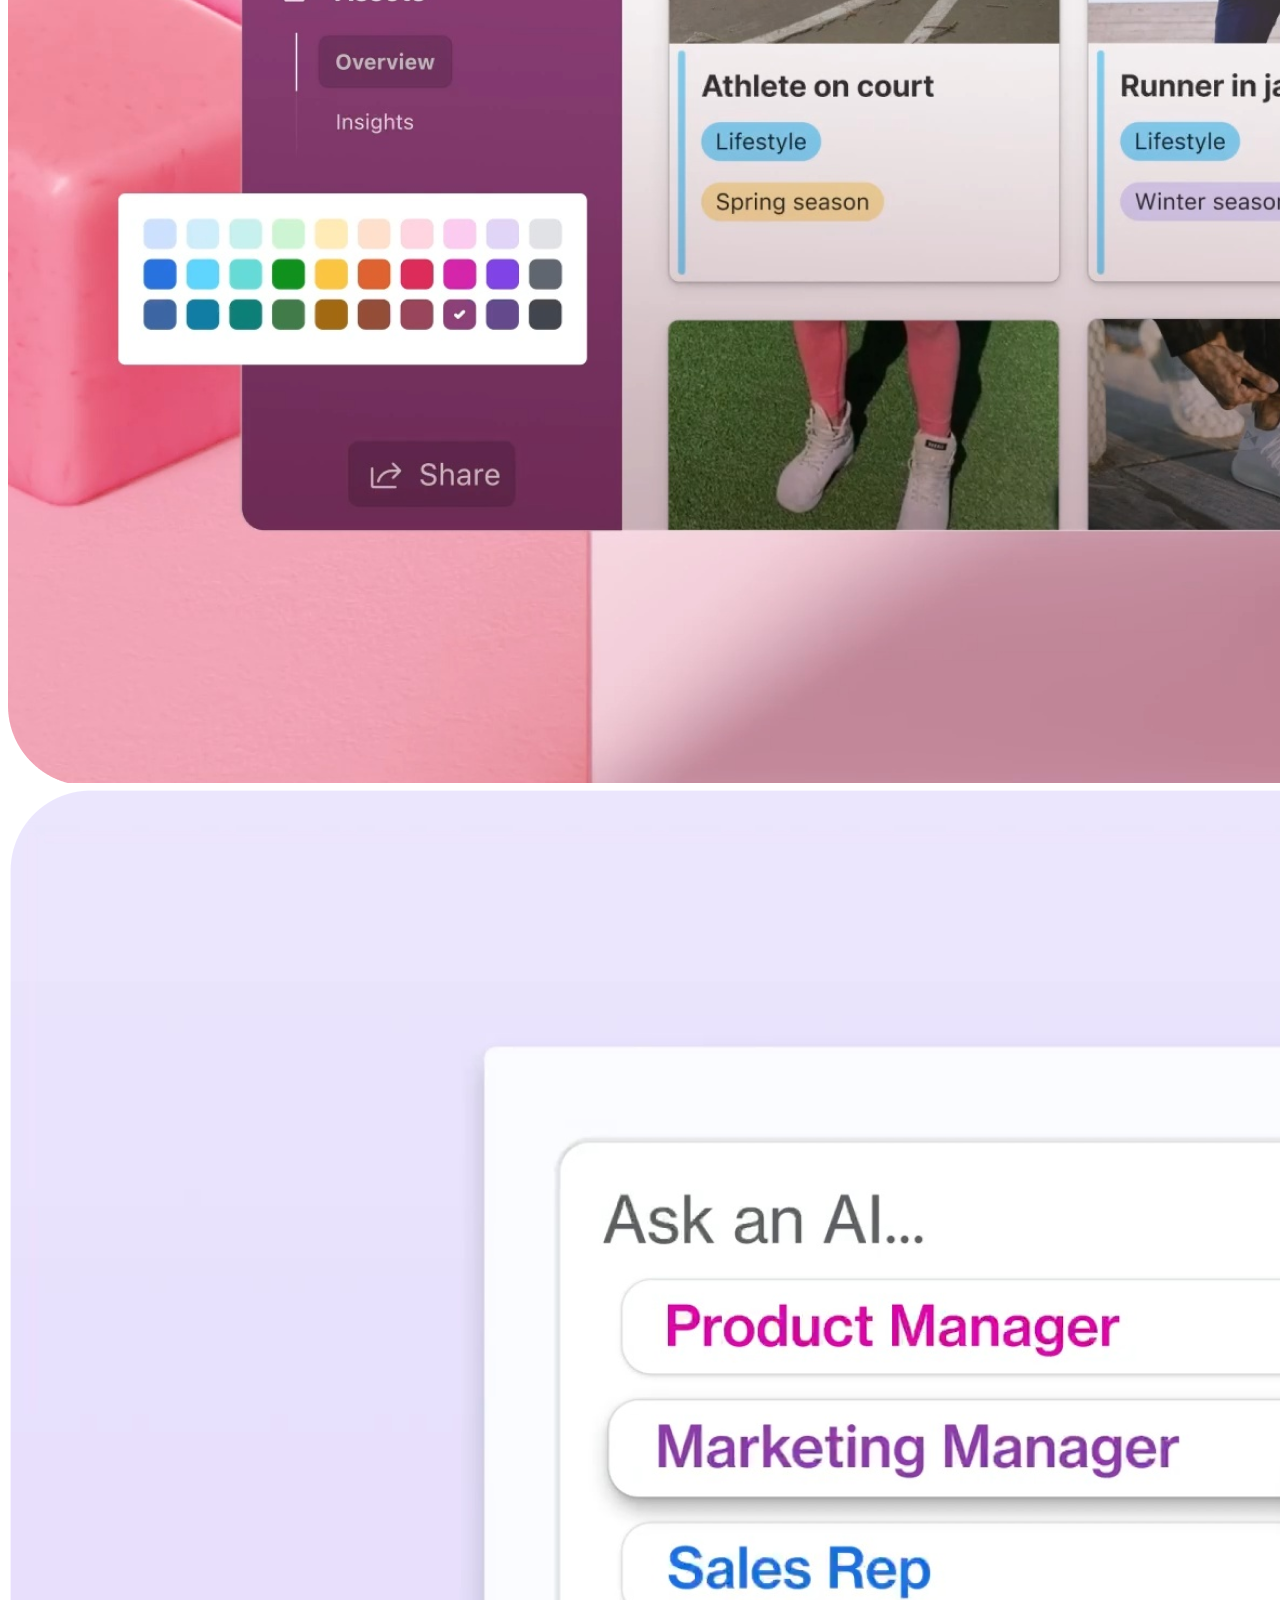
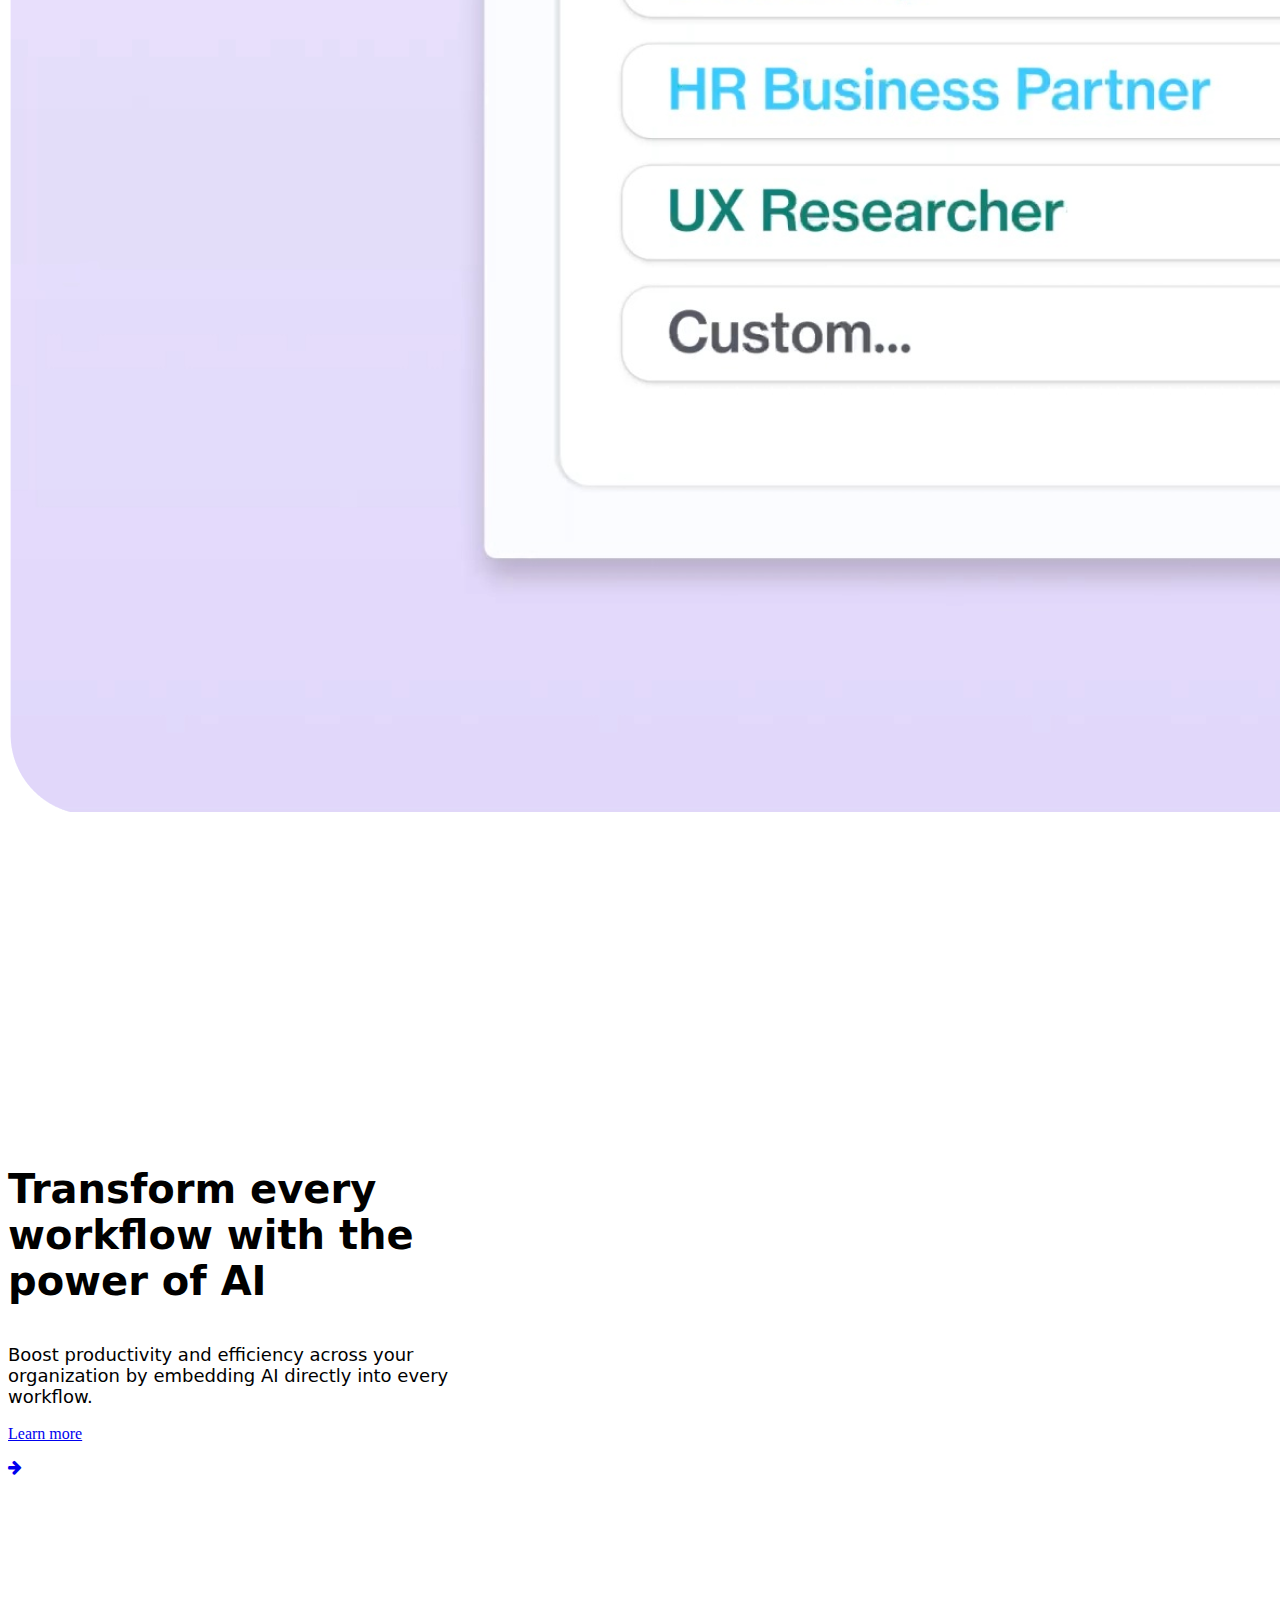
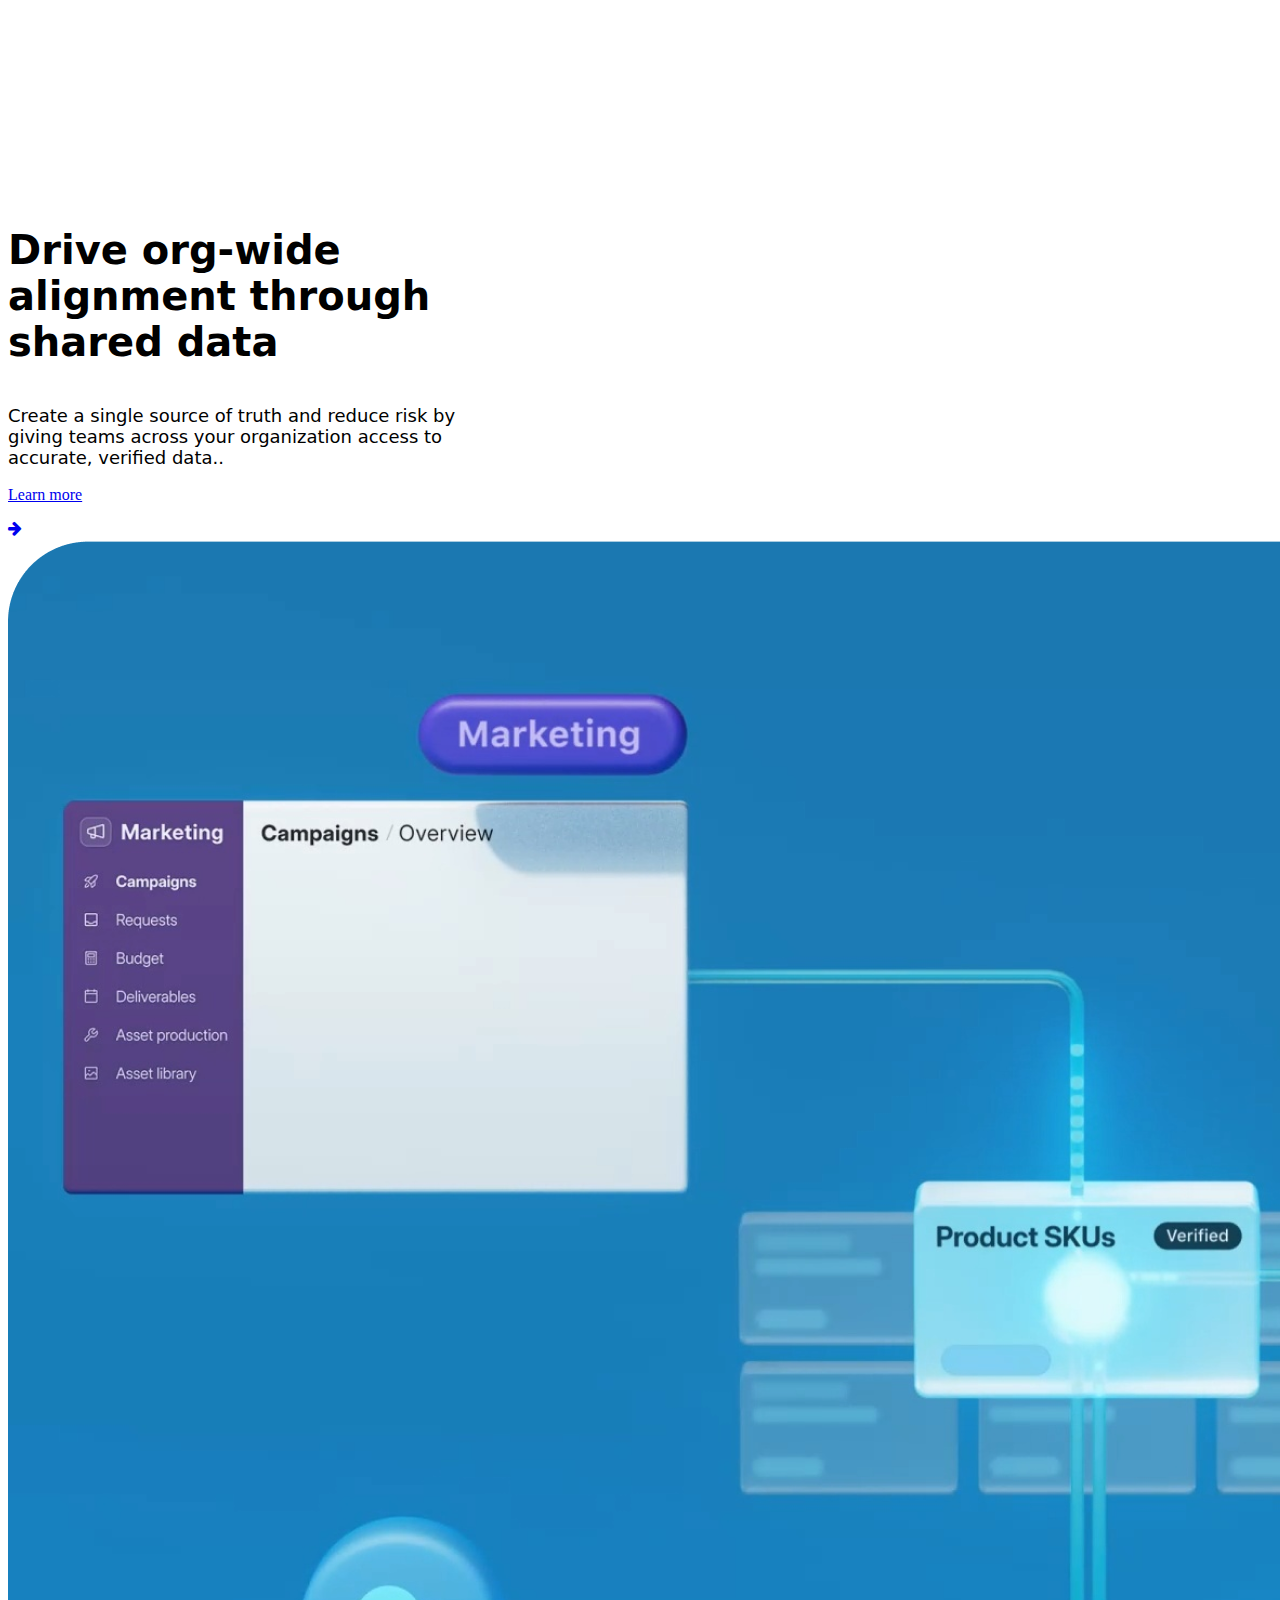
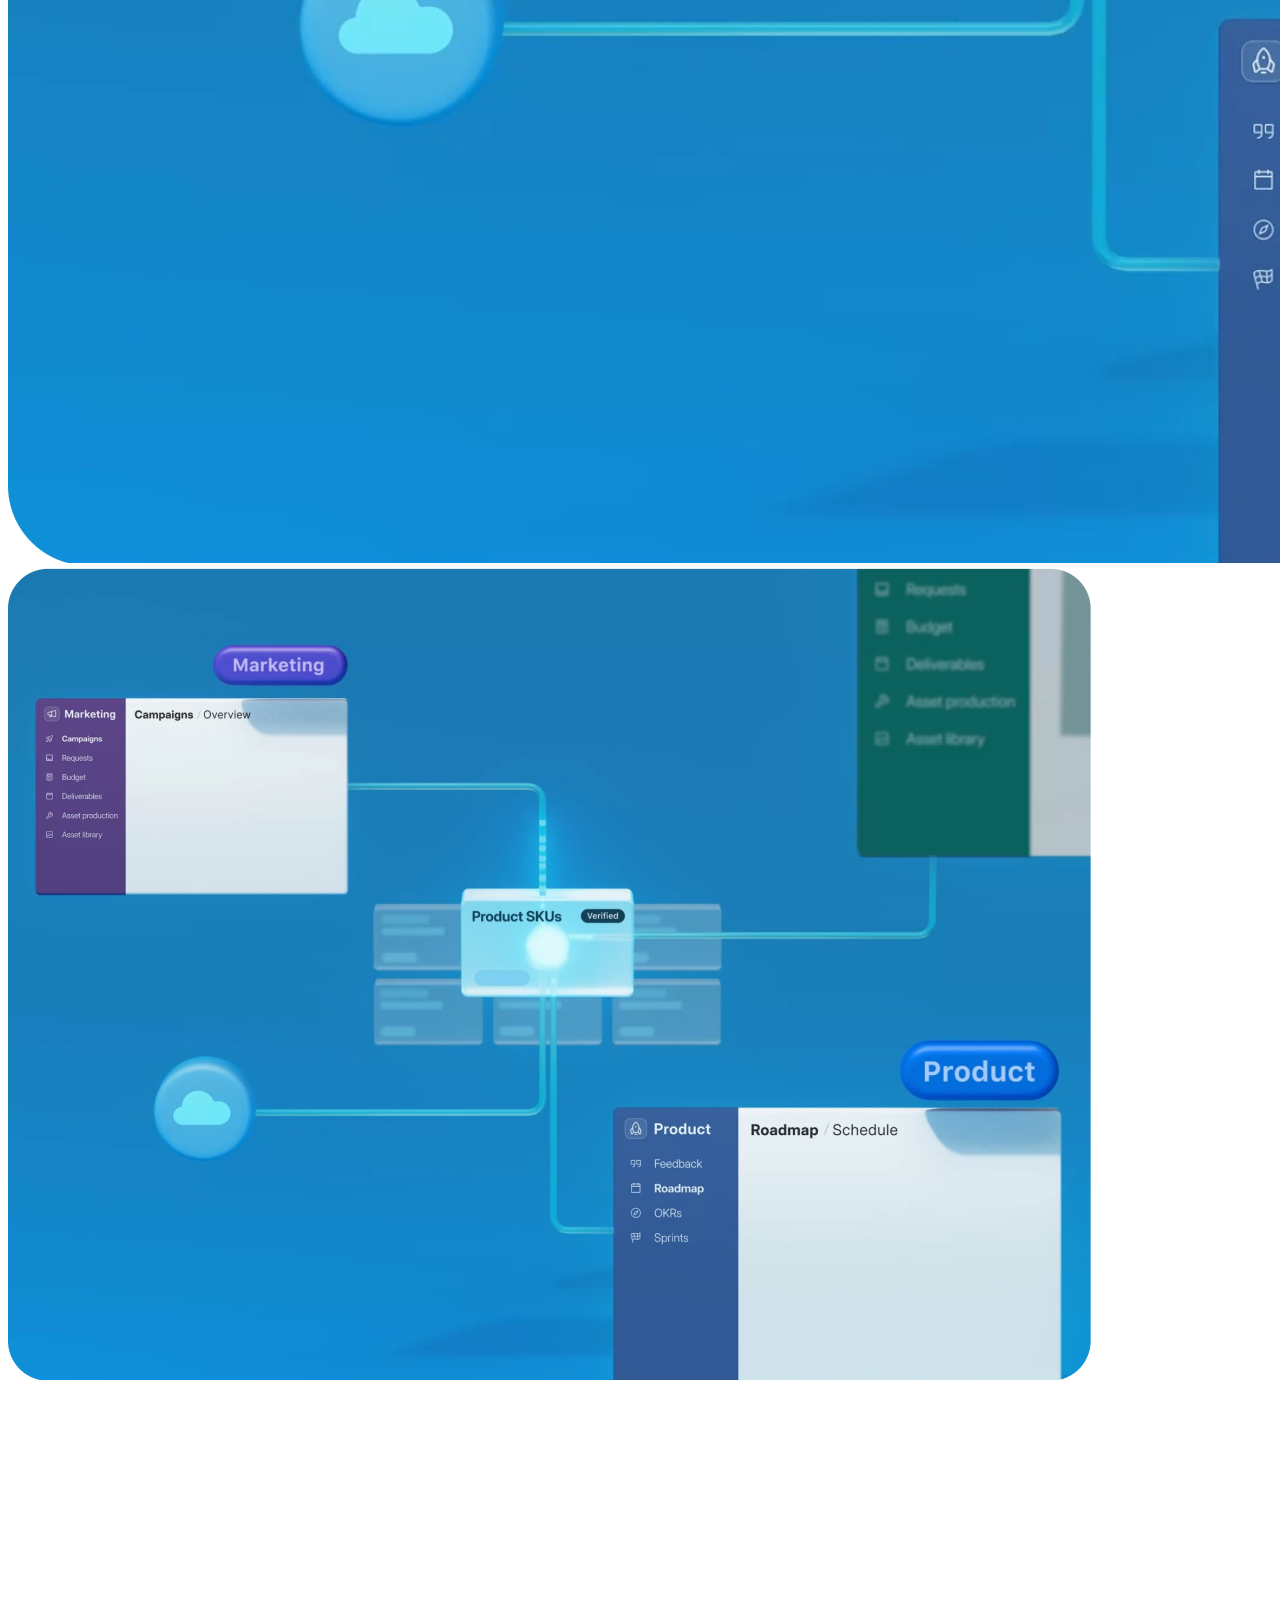
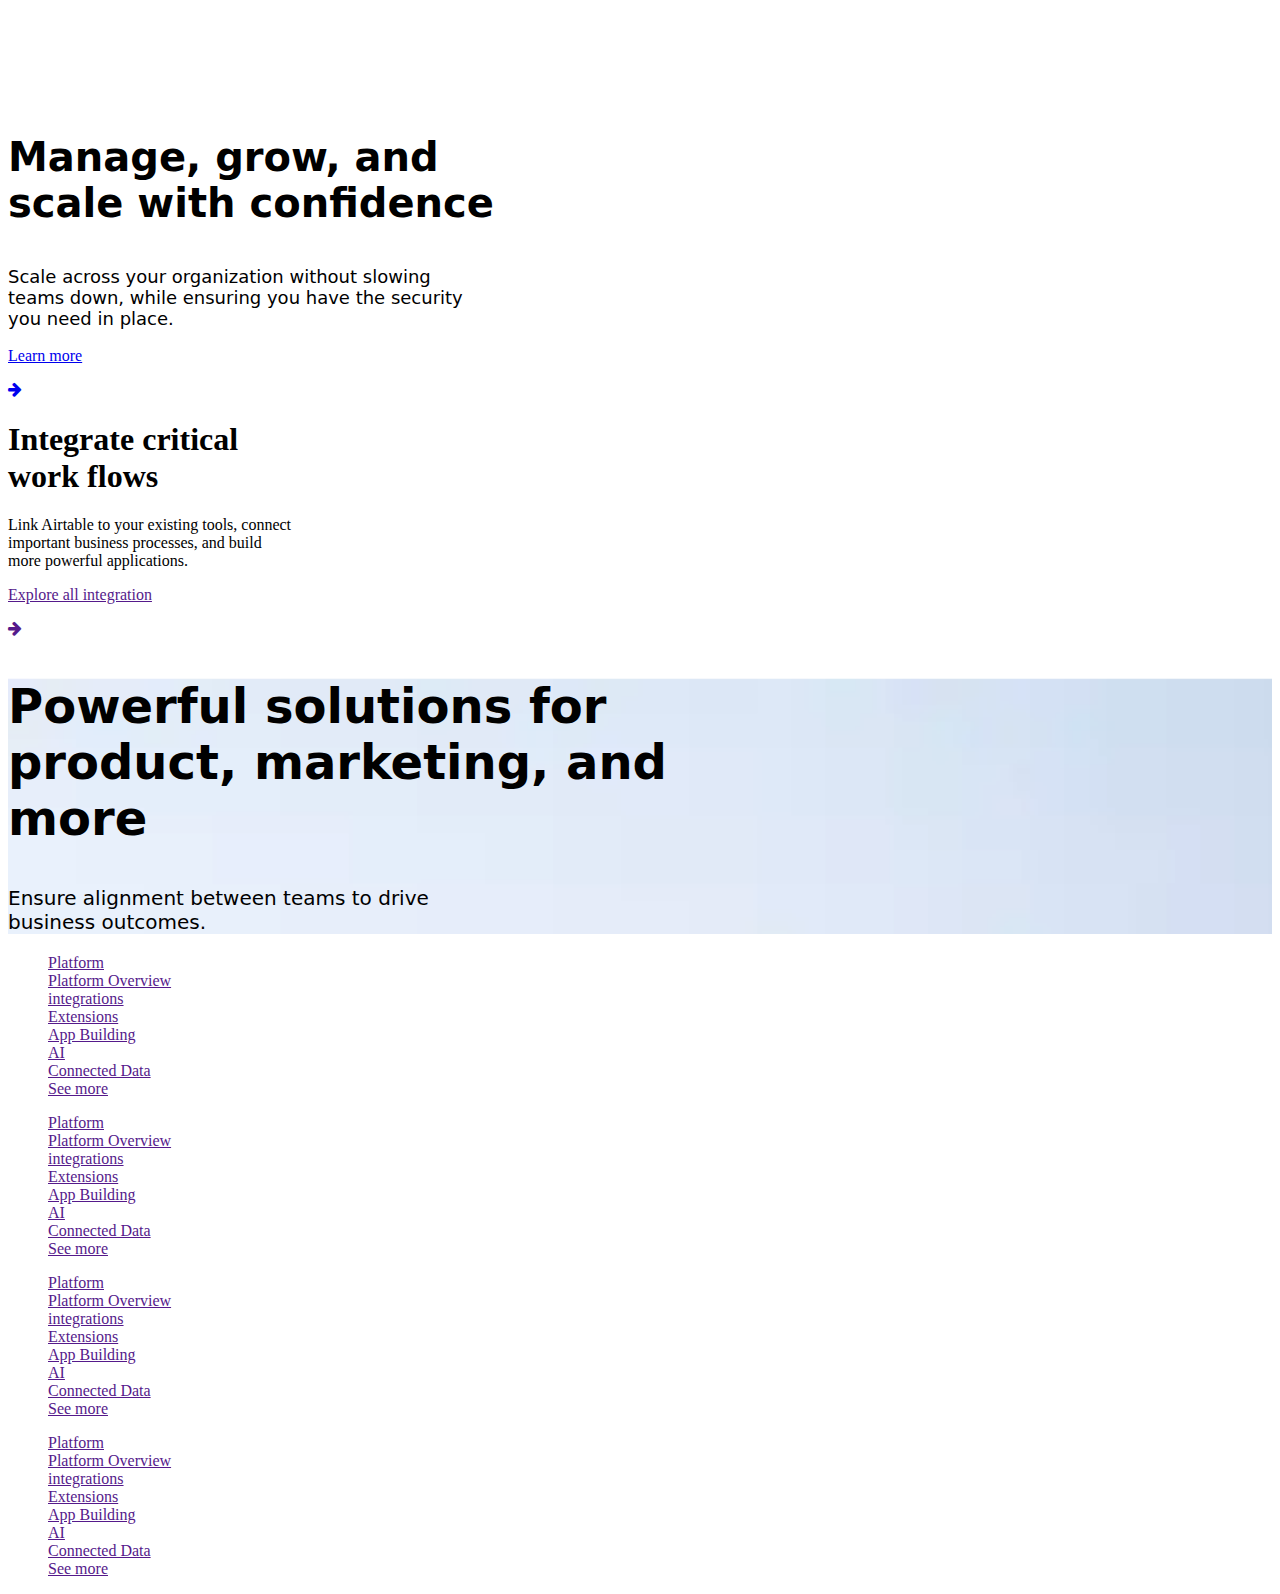
<file: Home/platform.html>
<!DOCTYPE html>
<html lang="en">
    <head>
        <meta charset="UTF-8">
        <meta name="viewport" content="width=device-width, initial-scale=1.0">
        <link rel="icon" type="image/x-icon" href="Assests/logo.png">
        <link href="https://cdn.jsdelivr.net/npm/bootstrap@5.0.2/dist/css/bootstrap.min.css" rel="stylesheet"
            integrity="sha384-EVSTQN3/azprG1Anm3QDgpJLIm9Nao0Yz1ztcQTwFspd3yD65VohhpuuCOmLASjC" crossorigin="anonymous">
        <script src="https://cdn.jsdelivr.net/npm/bootstrap@5.0.2/dist/js/bootstrap.bundle.min.js"
            integrity="sha384-MrcW6ZMFYlzcLA8Nl+NtUVF0sA7MsXsP1UyJoMp4YLEuNSfAP+JcXn/tWtIaxVXM"
            crossorigin="anonymous"></script>
        <link rel="stylesheet" href="https://cdnjs.cloudflare.com/ajax/libs/font-awesome/4.7.0/css/font-awesome.min.css">
        <link rel="stylesheet" href="platform.css">
        <title>Coin Fusion</title>
    </head>
<body>
    <nav>
        <div class="container">
            <div class="row g-0">
                <div class="col-md-2">
                  <a href="index.html">  <img class="w-100 h-75" src="Assests/logo.png" alt=""></a>
                </div>
                <div class="col-md-5">
                    <div class="">
                        <ul class="d-flex justify-content-evenly">
                          <a class="text-decoration-none text-dark" href="platform.html">
                            <li>Platform</li>
                          </a>
                            <li>Solutions</li>
                            <a class="text-decoration-none" href="resources.html"><li class="text-dark">Resources</li></a>
                            <a  class="text-decoration-none" href="pricing.html"><li class="text-dark">Pricing</li></a> 
                        </ul>
        
                    </div>
    
                </div>
                <div class="col-md-5">
                    <div class="d-flex justify-content-end justify-content-evenly ms-4">
                        <button class="bn1 py-1 ms-2">Contact Sales </button>
                        <a href="signup.html"><button class="bn2 py-1">Signup for free</button></a> 
                        <a href="signin.html"class="bn3 py-1 text-dark bg-white text-decoration-none text-dark fw-bold">Sign in</a> 
                    </div>
    
                </div>
    
            </div>
        </div>
    </nav>
    <section id="sec1" class="py-5">
        <div class="container">
            <div class="row g-0">
                <div class="col-md-5">
                  <h1 class="head">Transform how <br> your business <br> operates</h1>
                  <h6 class="para1">Empower teams to build apps that connect the organization <br>and drive outcomes—no code needed..</h6>
                  <div class="mt-5">
                   <a href="signup.html"><button class="btn1 py-1">Signup for free</button></a> 
                    <button class="btn2 py-1 ms-2">Contact Sales </button>
                  </div>
                </div>
                <div class="col-md-7">
                    <img class="w-100 h-100" src="Assests/img2.png" alt="">

                </div>

            </div>
        </div>
    </section>
    <section>
        <div class="container">
            <div class="row g-0">
                <div class="col-md-12">
                    <img class="w-100 h-100" src="Assests/pbanner.png" alt="">
                </div>

            </div>
        </div>
    </section>
    <section id="sec3">
        <div class="container">
            <div class="row g-0">
                <div class="col-md-12">
                    <h3 class="ms-5 ps-5">A next-gen app platform designed <br> to scale with you</h3>
                </div>
                <div>
                    <img class="w-100 h-100 pt-5" src="Assests/pimg.png" alt="">
                </div>

            </div>
        </div>
    </section>
    <section>
        <div class="container">
            <div class="row g-0">
                <div class="col-md-6">
                    <div>
                        
                    </div>
                    <h3 class="head2 mt-5 pt-5 ms-5 ps-5">Use custom business <br>
                        apps to drive results</h3>
                        <p  class="para2 ms-5 ps-5">Enable teams to work smarter and innovate faster <br>
                            by building and connecting powerful apps, without <br>
                            code.</p>
                            <a class="d-flex mt-3 ms-5 ps-5 text-decoration-none" href="platform.html">
                                <p>Learn more</p>
                                <i class="fa fa-arrow-right ms-2 text-primary mt-1" aria-hidden="true"></i>  
                               </a>
                </div>
                <div class="col-md-6">
                    <img class="w-100 h-100 my-5" src="Assests/pimg2.png" alt="">

                </div>

            </div>
        </div>
    </section>
    <section class="mt-5 py-5">
        <div class="container">
            <div class="row g-0">
                <div class="col-md-6">
                    <img class="w-100 h-100 my-5" src="Assests/pimg3.png" alt="">
                </div>
                <div class="col-md-6">
                    <h3 class="head2 mt-5 pt-5 ms-5 ps-5"> Transform every <br> workflow with the <br> power of AI</h3>
                    <p class="para2 ms-5 ps-5">Boost productivity and efficiency across your <br>organization by embedding AI directly into every <br> workflow.</p>
                    <a class="d-flex mt-3 ms-5 ps-5 text-decoration-none" href="platform.html">
                        <p>Learn more</p>
                        <i class="fa fa-arrow-right ms-2 text-primary mt-1" aria-hidden="true"></i>  
                       </a>
                </div>
            </div>
        </div>
    </section>
    <section>
        <div class="container">
            <div class="row g-0">
                <div class="col-md-6">
                    <div>
                        
                    </div>
                    <h3 class="head2 mt-5 pt-5 ms-5 ps-5">Drive org-wide <br>alignment through <br>shared data</h3>
                        <p  class="para2 ms-5 ps-5">Create a single source of truth and reduce risk by <br>giving teams across your organization access to <br>accurate, verified data..</p>
                            <a class="d-flex mt-3 ms-5 ps-5 text-decoration-none" href="platform.html">
                                <p>Learn more</p>
                                <i class="fa fa-arrow-right ms-2 text-primary mt-1" aria-hidden="true"></i>  
                               </a>
                </div>
                <div class="col-md-6">
                    <img class="w-100 h-100 my-5" src="Assests/pimg4.png" alt="">

                </div>

            </div>
        </div>
    </section>
    <section class="mt-5 py-5">
        <div class="container">
            <div class="row g-0">
                <div class="col-md-6">
                    <img class="w-100 h-100 my-5" src="Assests/pimg5.png" alt="">
                </div>
                <div class="col-md-6">
                    <h3 class="head2 mt-5 pt-5 ms-5 ps-5"> Manage, grow, and <br>scale with confidence</h3>
                    <p class="para2 ms-5 ps-5">Scale across your organization without slowing <br>teams down, while ensuring you have the security <br>you need in place.</p>
                    <a class="d-flex mt-3 ms-5 ps-5 text-decoration-none" href="platform.html">
                        <p>Learn more</p>
                        <i class="fa fa-arrow-right ms-2 text-primary mt-1" aria-hidden="true"></i>  
                       </a>
                </div>
            </div>
        </div>
    </section>
    <section class="mt-5 py-5">
        <div class="container">
            <div class="row g-0">
                <div class="col-md-4">
                    <h1>Integrate critical <br> work flows</h1>
                    <p>Link Airtable to your existing tools, connect <br>important business processes, and build <br> more powerful applications.</p>
                    <a class="d-flex mt-3 text-decoration-none" href="">
                        <p>Explore all integration</p>
                        <i class="fa fa-arrow-right ms-2 text-primary mt-1" aria-hidden="true"></i>  
                       </a>
                </div>

            </div>
        </div>
    </section>
    <section id="sec4">
        <div class="container">
            <div class="row g-0">
                <div class="col-md-6">
                    <h2 class="head4 py-5 my-5">Powerful solutions for <br>product, marketing, and <br>more</h2>

                </div>
                <div class="col-md-6">
                    <p class="para3 py-5 my-5 ms-5">Ensure alignment between teams to drive <br> business outcomes.</p>
                </div>

            </div>
        </div>
    </section>
    <footer>
        <div class="container">
            <div class="row g-0">
                <div class="col-md-3">
                <ul>
                    <li class="py-2"><a class="text-decoration-none text-dark" href="">Platform</a></li> 
                    <li class="py-2"><a class="text-decoration-none text-secondary" href="">Platform Overview</a></li>
                    <li class="py-2"><a class="text-decoration-none text-secondary" href="">integrations</a></li>
                    <li class="py-2"><a class="text-decoration-none text-secondary" href="">Extensions</a></li>
                    <li class="py-2"><a class="text-decoration-none text-secondary" href="">App Building</a></li>
                    <li class="py-2"><a class="text-decoration-none text-secondary" href="">AI</a></li>
                    <li class="py-2"><a class="text-decoration-none text-secondary" href="">Connected Data</a></li>
                    <li class="py-2"><a class="text-decoration-none text-dark" href="">See more</a></li>
                </ul>
                </div>
                <div class="col-md-3">
                    <ul>
                        <li class="py-2"><a class="text-decoration-none text-dark" href="">Platform</a></li> 
                        <li class="py-2"><a class="text-decoration-none text-secondary" href="">Platform Overview</a></li>
                        <li class="py-2"><a class="text-decoration-none text-secondary" href="">integrations</a></li>
                        <li class="py-2"><a class="text-decoration-none text-secondary" href="">Extensions</a></li>
                        <li class="py-2"><a class="text-decoration-none text-secondary" href="">App Building</a></li>
                        <li class="py-2"><a class="text-decoration-none text-secondary" href="">AI</a></li>
                        <li class="py-2"><a class="text-decoration-none text-secondary" href="">Connected Data</a></li>
                        <li class="py-2"><a class="text-decoration-none text-dark" href="">See more</a></li>
                    </ul>
                    </div>
                    <div class="col-md-3">
                        <ul>
                            <li class="py-2"><a class="text-decoration-none text-dark" href="">Platform</a></li> 
                            <li class="py-2"><a class="text-decoration-none text-secondary" href="">Platform Overview</a></li>
                            <li class="py-2"><a class="text-decoration-none text-secondary" href="">integrations</a></li>
                            <li class="py-2"><a class="text-decoration-none text-secondary" href="">Extensions</a></li>
                            <li class="py-2"><a class="text-decoration-none text-secondary" href="">App Building</a></li>
                            <li class="py-2"><a class="text-decoration-none text-secondary" href="">AI</a></li>
                            <li class="py-2"><a class="text-decoration-none text-secondary" href="">Connected Data</a></li>
                            <li class="py-2"><a class="text-decoration-none text-dark" href="">See more</a></li>
                        </ul>
                        </div>
                        <div class="col-md-3">
                            <ul>
                                <li class="py-2"><a class="text-decoration-none text-dark" href="">Platform</a></li> 
                                <li class="py-2"><a class="text-decoration-none text-secondary" href="">Platform Overview</a></li>
                                <li class="py-2"><a class="text-decoration-none text-secondary" href="">integrations</a></li>
                                <li class="py-2"><a class="text-decoration-none text-secondary" href="">Extensions</a></li>
                                <li class="py-2"><a class="text-decoration-none text-secondary" href="">App Building</a></li>
                                <li class="py-2"><a class="text-decoration-none text-secondary" href="">AI</a></li>
                                <li class="py-2"><a class="text-decoration-none text-secondary" href="">Connected Data</a></li>
                                <li class="py-2"><a class="text-decoration-none text-dark" href="">See more</a></li>
                            </ul>
                            </div>
            </div>

        </div>
      </footer>

</body>
</html>
</file>
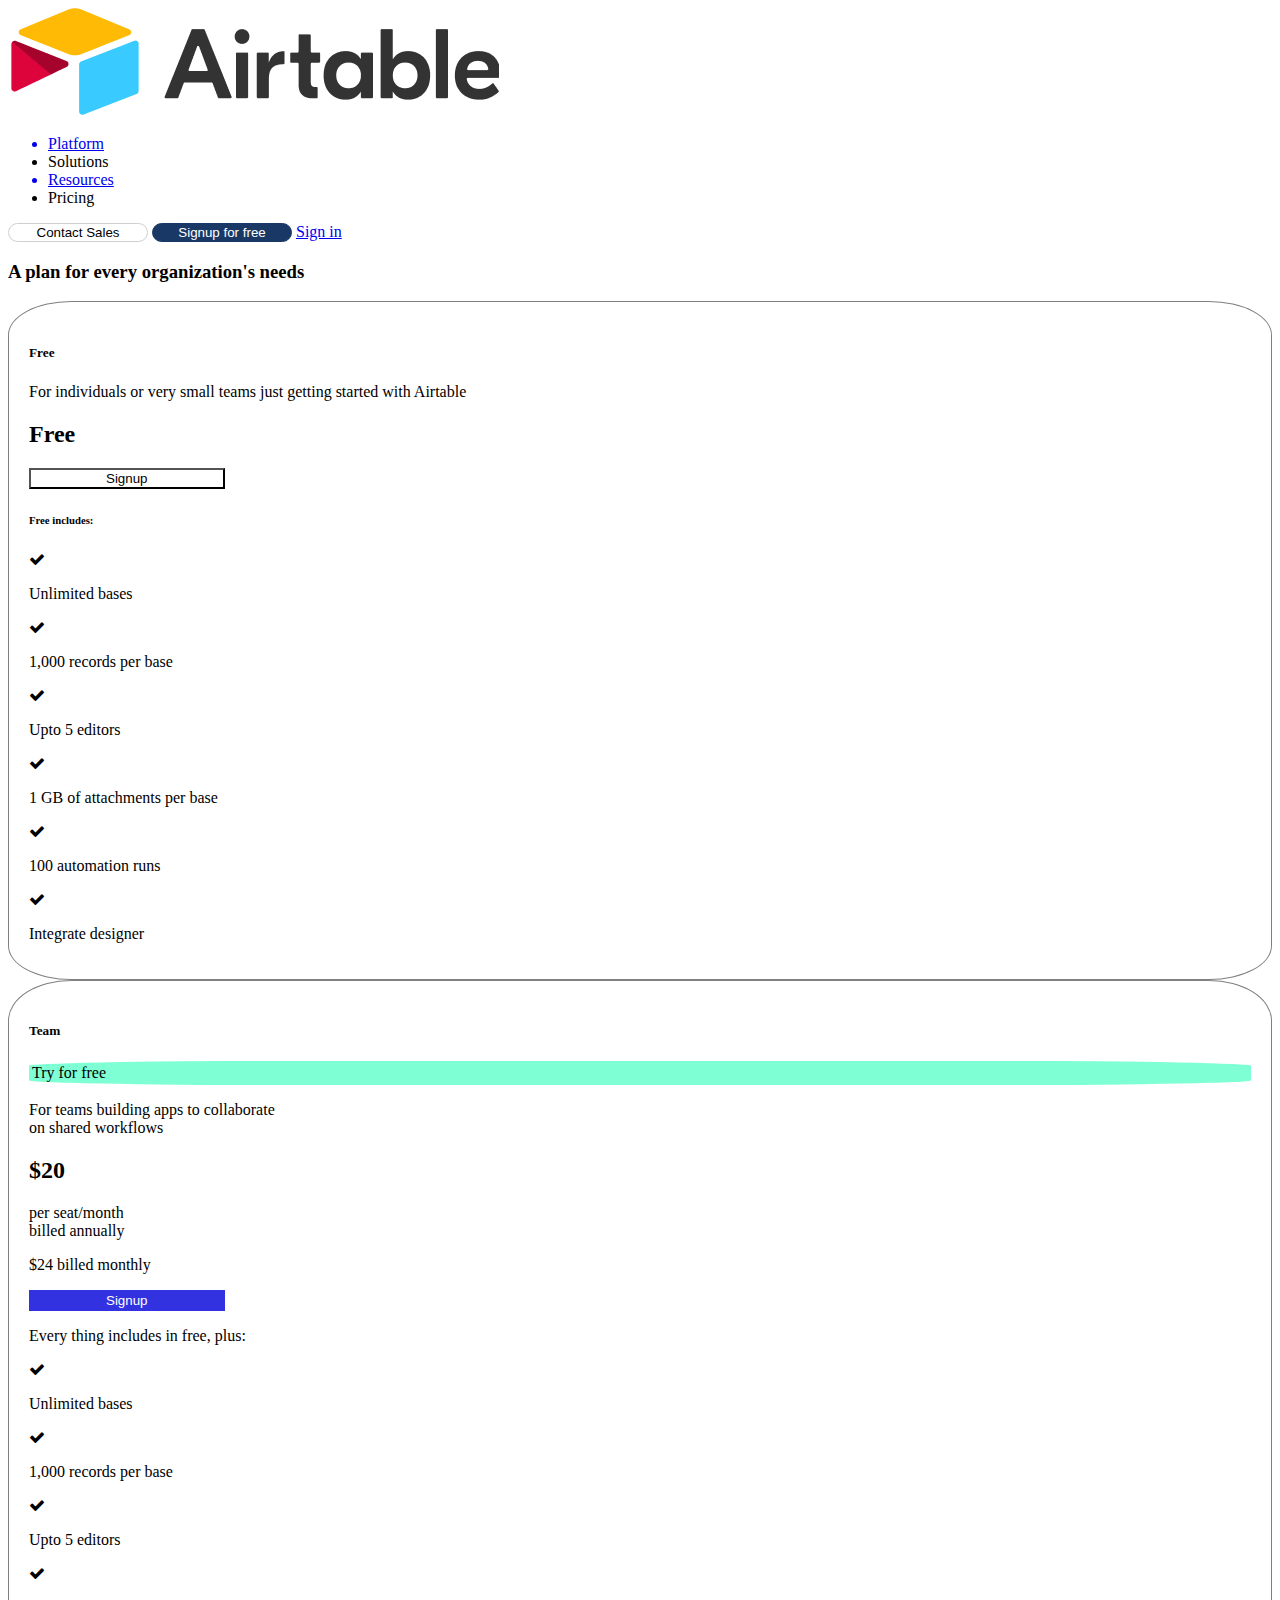
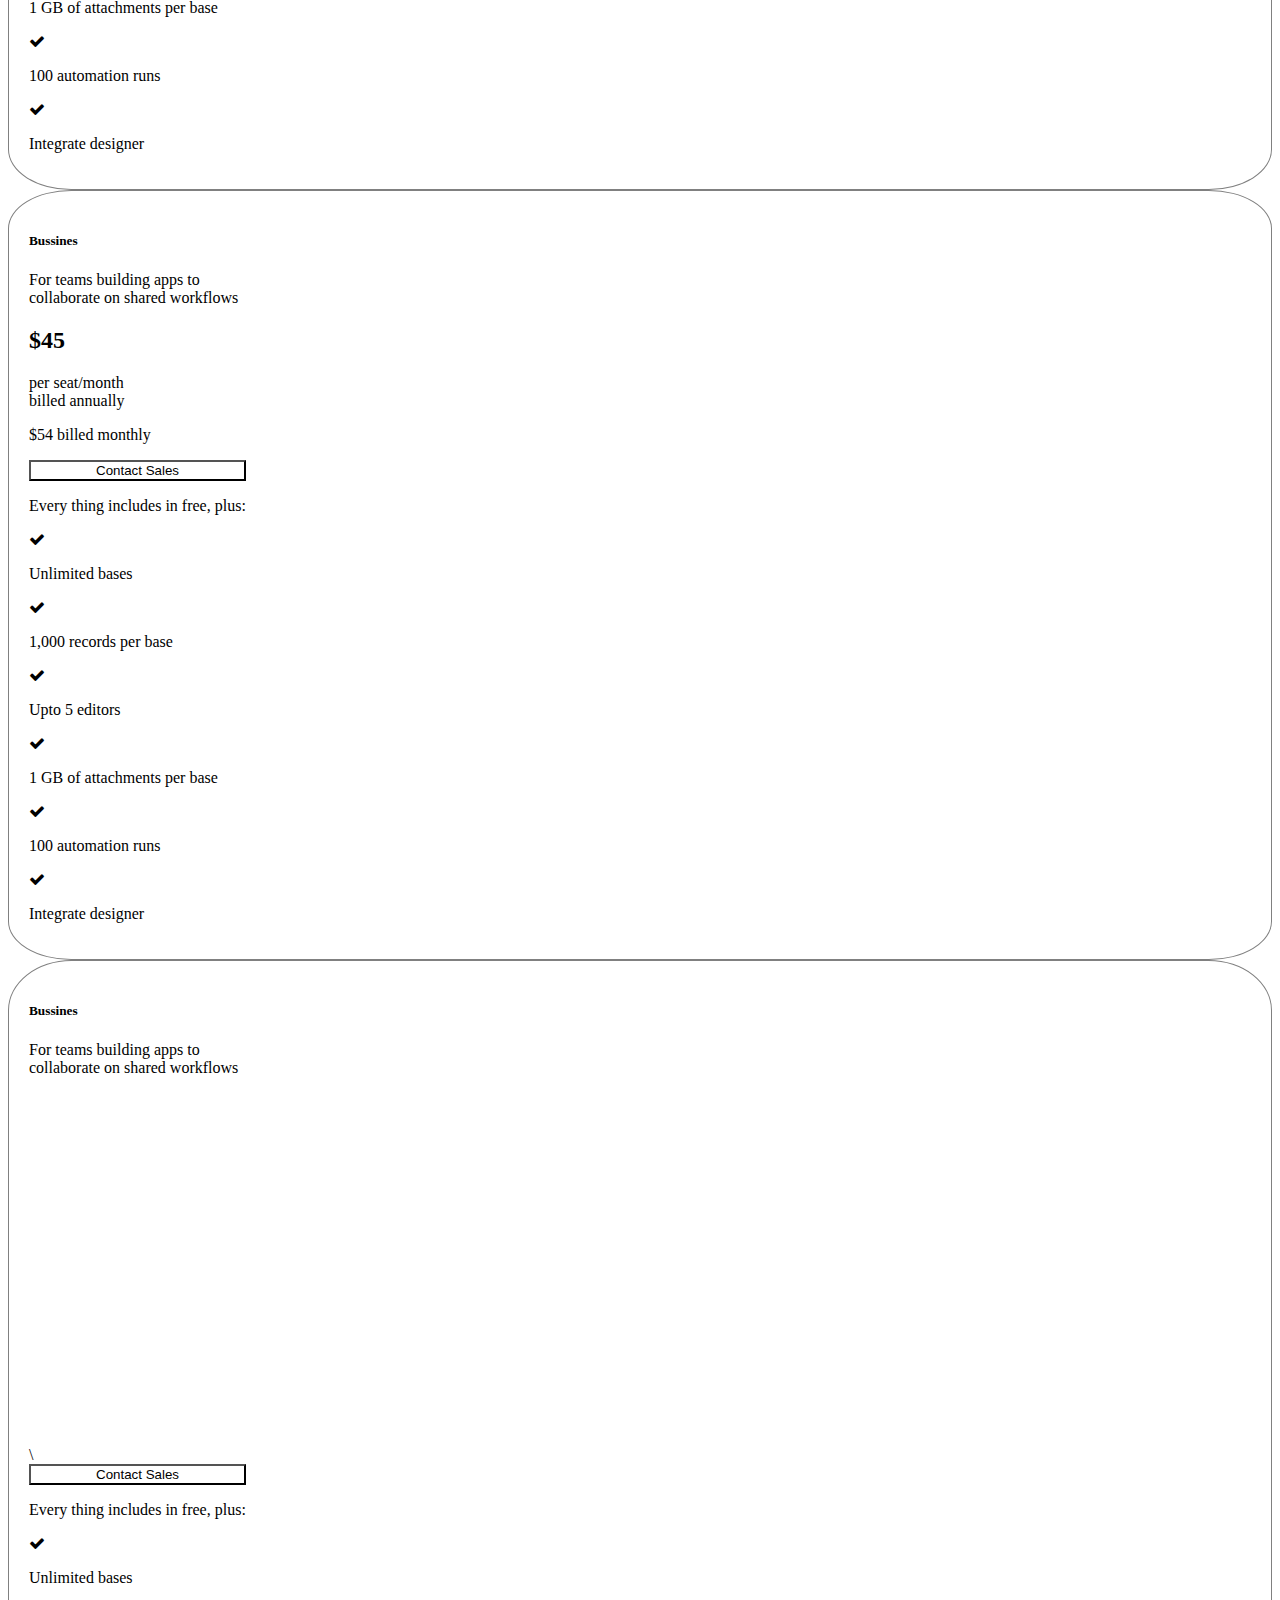
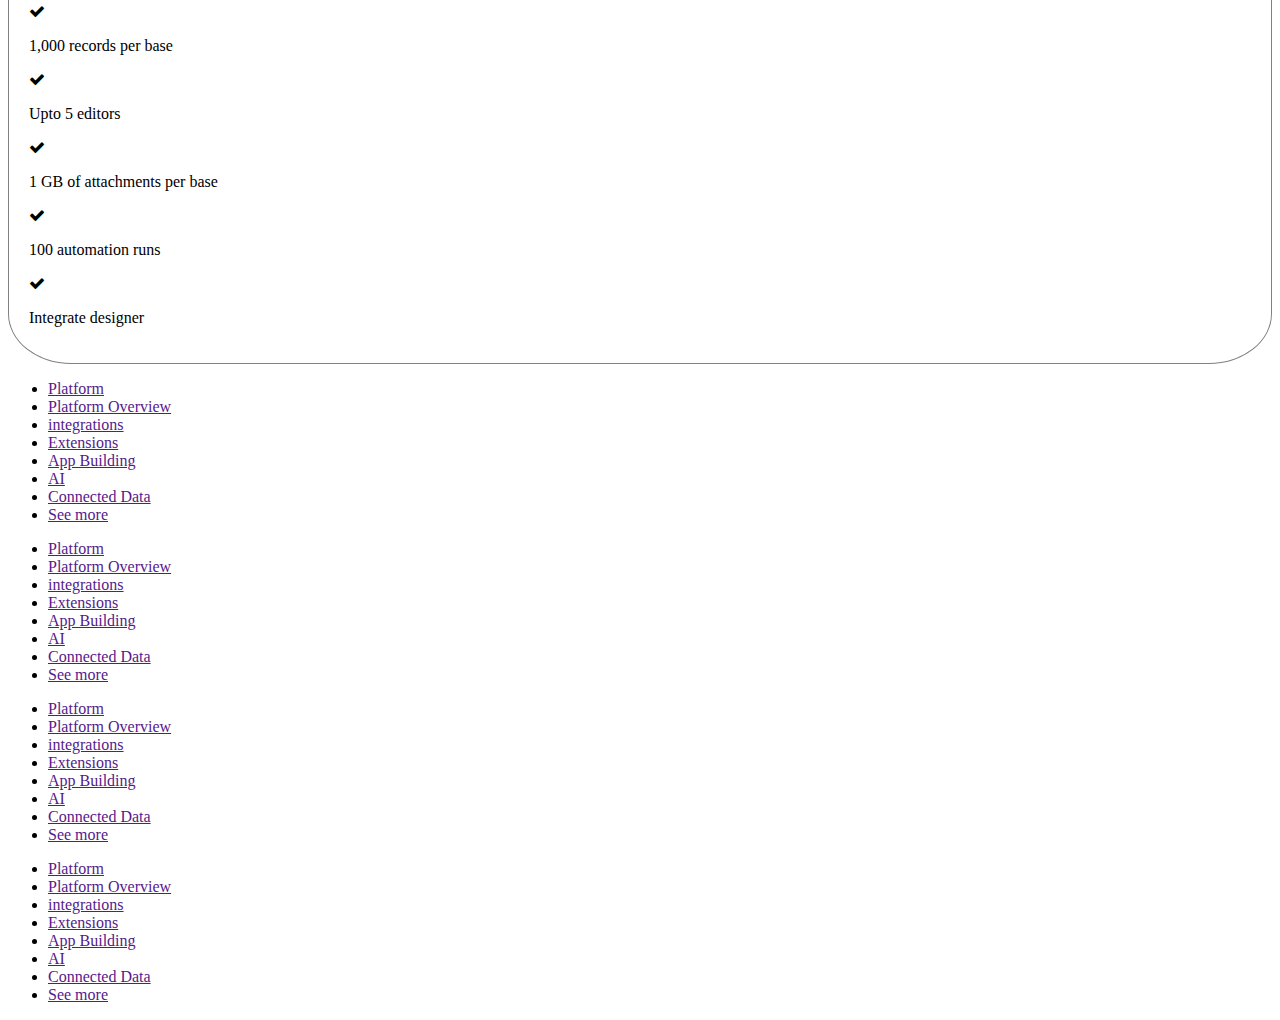
<file: Home/pricing.html>
<!DOCTYPE html>
<html lang="en">
    <head>
        <meta charset="UTF-8">
        <meta name="viewport" content="width=device-width, initial-scale=1.0">
        <link rel="icon" type="image/x-icon" href="Assests/logo.png">
        <link href="https://cdn.jsdelivr.net/npm/bootstrap@5.0.2/dist/css/bootstrap.min.css" rel="stylesheet"
            integrity="sha384-EVSTQN3/azprG1Anm3QDgpJLIm9Nao0Yz1ztcQTwFspd3yD65VohhpuuCOmLASjC" crossorigin="anonymous">
        <script src="https://cdn.jsdelivr.net/npm/bootstrap@5.0.2/dist/js/bootstrap.bundle.min.js"
            integrity="sha384-MrcW6ZMFYlzcLA8Nl+NtUVF0sA7MsXsP1UyJoMp4YLEuNSfAP+JcXn/tWtIaxVXM"
            crossorigin="anonymous"></script>
        <link rel="stylesheet" href="https://cdnjs.cloudflare.com/ajax/libs/font-awesome/4.7.0/css/font-awesome.min.css">
        <link rel="stylesheet" href="pricing.css">
        <title>Coin Fusion</title>
    </head>
<body>
<nav>
    <div class="container">
        <div class="row g-0">
            <div class="col-md-2">
                <a href="index.html">
                    <img class="w-100 h-75" src="Assests/logo.png" alt="">
                </a>
            </div>
            <div class="col-md-5">
                <div class="">
                    <ul class="d-flex justify-content-evenly">
                      <a class="text-decoration-none text-dark" href="platform.html">
                        <li>Platform</li>
                      </a>
                        <li>Solutions</li>
                        <a class="text-decoration-none" href="resources.html"><li class="text-dark">Resources</li></a>
                        <li>Pricing</li>
                    </ul>
    
                </div>

            </div>
            <div class="col-md-5">
                <div class="d-flex justify-content-end justify-content-evenly ms-4">
                    <button class="bn1 py-1 ms-2">Contact Sales </button>
                    <a href="signup.html"><button class="bn2 py-1">Signup for free</button></a> 
                    <a href="signup.html"class="bn3 py-1 text-dark bg-white text-decoration-none text-dark fw-bold">Sign in</a> 
                </div>

            </div>

        </div>
    </div>
</nav>
<section>
    <div class="container">
        <div class="row g-6">
            <div class="col-md-12">
                <h3 class="mt-5 text-center">A plan for every organization's needs</h3>
            </div>

        </div>
    </div>
</section>
<section>
    <section>
        <div class="container">
            <div class="row g-0">
                <div class="col-md-3">
                    <div class="div1 mt-5 mx-1">
                        <h5>Free</h5>
                        <p>For individuals or very small teams just getting started with Airtable</p>
                        <h2 class="my-5">Free</h2>
                        <button class="py-2 mb-5 mt-2 signup rounded-pill">Signup</button>
                        <h6>Free includes:</h6>
                       <div class="d-flex mt-3">
                        <div> <i class="fa fa-check" aria-hidden="true"></i>
                        </div>
                        <div>
                            <p class="text-secondary ps-2">Unlimited bases</p>
                        </div>
                       </div>
                       <div class="d-flex">
                        <div> <i class="fa fa-check" aria-hidden="true"></i>
                        </div>
                        <div>
                            <p class="text-secondary ps-2">1,000 records per base</p>
                        </div>
                       </div>
                       <div class="d-flex">
                        <div> <i class="fa fa-check" aria-hidden="true"></i>
                        </div>
                        <div>
                            <p class="text-secondary ps-2">Upto 5 editors</p>
                        </div>
                       </div>
                       <div class="d-flex">
                        <div> <i class="fa fa-check" aria-hidden="true"></i>
                        </div>
                        <div>
                            <p class="text-secondary ps-2">1 GB of attachments per base</p>
                        </div>
                       </div>
                       <div class="d-flex">
                        <div> <i class="fa fa-check" aria-hidden="true"></i>
                        </div>
                        <div>
                            <p class="text-secondary ps-2">100 automation runs</p>
                        </div>
                       </div>
                    <div>
                        <div class="d-flex">
                            <div> <i class="fa fa-check" aria-hidden="true"></i>
                            </div>
                            <div>
                                <p class="text-secondary ps-2">Integrate designer</p>
                            </div>
                           </div>
                    </div>


                    </div>

                </div>
                <div class="col-md-3">
                    <div class="div1 mt-5 mx-1">
                        <div class="d-flex">
                            <h5>Team</h5>
                            <p class="ms-2 para2">Try for free</p>
                        </div>
                        
                        <p>For teams building apps to collaborate <br>on shared workflows</p>
                        <div class="d-flex mt-4">
                            <h2 class=" me-2">$20</h2>
                            <p>per seat/month <br>billed annually</p>
                        </div>
                        <p> <span class="fw-bold">$24</span> billed monthly</p>
                        <button class="py-2 mb-5 bn4 rounded-pill">Signup</button>
                        <p class="text-dark">Every thing includes in free, plus:</p>
                       <div class="d-flex mt-3">
                        <div> <i class="fa fa-check" aria-hidden="true"></i>
                        </div>
                        <div>
                            <p class="text-secondary ps-2">Unlimited bases</p>
                        </div>
                       </div>
                       <div class="d-flex">
                        <div> <i class="fa fa-check" aria-hidden="true"></i>
                        </div>
                        <div>
                            <p class="text-secondary ps-2">1,000 records per base</p>
                        </div>
                       </div>
                       <div class="d-flex">
                        <div> <i class="fa fa-check" aria-hidden="true"></i>
                        </div>
                        <div>
                            <p class="text-secondary ps-2">Upto 5 editors</p>
                        </div>
                       </div>
                       <div class="d-flex">
                        <div> <i class="fa fa-check" aria-hidden="true"></i>
                        </div>
                        <div>
                            <p class="text-secondary ps-2">1 GB of attachments per base</p>
                        </div>
                       </div>
                       <div class="d-flex">
                        <div> <i class="fa fa-check" aria-hidden="true"></i>
                        </div>
                        <div>
                            <p class="text-secondary ps-2">100 automation runs</p>
                        </div>
                       </div>
                    <div>
                        <div class="d-flex">
                            <div> <i class="fa fa-check" aria-hidden="true"></i>
                            </div>
                            <div>
                                <p class="text-secondary ps-2">Integrate designer</p>
                            </div>
                           </div>
                    </div>


                    </div>

                </div>
                <div class="col-md-3">
                    <div class="div1 mt-5 mx-1">
                        <div class="d-flex">
                            <h5>Bussines</h5>
                        </div> 
                        <p>For teams building apps to <br> collaborate on shared workflows</p>
                        <div class="d-flex mt-4">
                            <h2 class=" me-2">$45</h2>
                            <p>per seat/month <br>billed annually</p>
                        </div>
                        <p> <span class="fw-bold">$54</span> billed monthly</p>
                        <button class="py-2 mb-5 bn5 mt-4 para4 rounded-pill">Contact Sales</button>
                        <p class="text-dark">Every thing includes in free, plus:</p>
                       <div class="d-flex mt-3">
                        <div> <i class="fa fa-check" aria-hidden="true"></i>
                        </div>
                        <div>
                            <p class="text-secondary ps-2">Unlimited bases</p>
                        </div>
                       </div>
                       <div class="d-flex">
                        <div> <i class="fa fa-check" aria-hidden="true"></i>
                        </div>
                        <div>
                            <p class="text-secondary ps-2">1,000 records per base</p>
                        </div>
                       </div>
                       <div class="d-flex">
                        <div> <i class="fa fa-check" aria-hidden="true"></i>
                        </div>
                        <div>
                            <p class="text-secondary ps-2">Upto 5 editors</p>
                        </div>
                       </div>
                       <div class="d-flex">
                        <div> <i class="fa fa-check" aria-hidden="true"></i>
                        </div>
                        <div>
                            <p class="text-secondary ps-2">1 GB of attachments per base</p>
                        </div>
                       </div>
                       <div class="d-flex">
                        <div> <i class="fa fa-check" aria-hidden="true"></i>
                        </div>
                        <div>
                            <p class="text-secondary ps-2">100 automation runs</p>
                        </div>
                       </div>
                    <div>
                        <div class="d-flex">
                            <div> <i class="fa fa-check" aria-hidden="true"></i>
                            </div>
                            <div>
                                <p class="text-secondary ps-2">Integrate designer</p>
                            </div>
                           </div>
                    </div>


                    </div>

                </div>
                <div class="col-md-3">
                    <div class="div1 mt-5 bg-dark text-white mx-1">
                        <div class="d-flex">
                            <h5>Bussines</h5>
                        </div> 
                        <p>For teams building apps to <br> collaborate on shared workflows</p>
                        <div class=" mt-4">
\                       <img class="stars mb-4 fw-light" src="Assests/stars.png" alt="">
                        <div>
                        <button class="py-2 mb-5 bn6 mt-4 para4 rounded-pill">Contact Sales</button>
                        <p class="text-dark">Every thing includes in free, plus:</p>
                       <div class="d-flex mt-3">
                        <div> <i class="fa fa-check" aria-hidden="true"></i>
                        </div>
                        <div>
                            <p class="text-secondary ps-2">Unlimited bases</p>
                        </div>
                       </div>
                       <div class="d-flex">
                        <div> <i class="fa fa-check" aria-hidden="true"></i>
                        </div>
                        <div>
                            <p class="text-secondary ps-2">1,000 records per base</p>
                        </div>
                       </div>
                       <div class="d-flex">
                        <div> <i class="fa fa-check" aria-hidden="true"></i>
                        </div>
                        <div>
                            <p class="text-secondary ps-2">Upto 5 editors</p>
                        </div>
                       </div>
                       <div class="d-flex">
                        <div> <i class="fa fa-check" aria-hidden="true"></i>
                        </div>
                        <div>
                            <p class="text-secondary ps-2">1 GB of attachments per base</p>
                        </div>
                       </div>
                       <div class="d-flex">
                        <div> <i class="fa fa-check" aria-hidden="true"></i>
                        </div>
                        <div>
                            <p class="text-secondary ps-2">100 automation runs</p>
                        </div>
                       </div>
                    <div>
                        <div class="d-flex">
                            <div> <i class="fa fa-check" aria-hidden="true"></i>
                            </div>
                            <div>
                                <p class="text-secondary ps-2">Integrate designer</p>
                            </div>
                           </div>
                    </div>


                    </div>

                </div>
            </div>
        </div>
</section>
<footer>
    <div class="container">
        <div class="row g-0">
            <div class="col-md-3">
            <ul>
                <li class="py-2"><a class="text-decoration-none text-dark" href="">Platform</a></li> 
                <li class="py-2"><a class="text-decoration-none text-secondary" href="">Platform Overview</a></li>
                <li class="py-2"><a class="text-decoration-none text-secondary" href="">integrations</a></li>
                <li class="py-2"><a class="text-decoration-none text-secondary" href="">Extensions</a></li>
                <li class="py-2"><a class="text-decoration-none text-secondary" href="">App Building</a></li>
                <li class="py-2"><a class="text-decoration-none text-secondary" href="">AI</a></li>
                <li class="py-2"><a class="text-decoration-none text-secondary" href="">Connected Data</a></li>
                <li class="py-2"><a class="text-decoration-none text-dark" href="">See more</a></li>
            </ul>
            </div>
            <div class="col-md-3">
                <ul>
                    <li class="py-2"><a class="text-decoration-none text-dark" href="">Platform</a></li> 
                    <li class="py-2"><a class="text-decoration-none text-secondary" href="">Platform Overview</a></li>
                    <li class="py-2"><a class="text-decoration-none text-secondary" href="">integrations</a></li>
                    <li class="py-2"><a class="text-decoration-none text-secondary" href="">Extensions</a></li>
                    <li class="py-2"><a class="text-decoration-none text-secondary" href="">App Building</a></li>
                    <li class="py-2"><a class="text-decoration-none text-secondary" href="">AI</a></li>
                    <li class="py-2"><a class="text-decoration-none text-secondary" href="">Connected Data</a></li>
                    <li class="py-2"><a class="text-decoration-none text-dark" href="">See more</a></li>
                </ul>
                </div>
                <div class="col-md-3">
                    <ul>
                        <li class="py-2"><a class="text-decoration-none text-dark" href="">Platform</a></li> 
                        <li class="py-2"><a class="text-decoration-none text-secondary" href="">Platform Overview</a></li>
                        <li class="py-2"><a class="text-decoration-none text-secondary" href="">integrations</a></li>
                        <li class="py-2"><a class="text-decoration-none text-secondary" href="">Extensions</a></li>
                        <li class="py-2"><a class="text-decoration-none text-secondary" href="">App Building</a></li>
                        <li class="py-2"><a class="text-decoration-none text-secondary" href="">AI</a></li>
                        <li class="py-2"><a class="text-decoration-none text-secondary" href="">Connected Data</a></li>
                        <li class="py-2"><a class="text-decoration-none text-dark" href="">See more</a></li>
                    </ul>
                    </div>
                    <div class="col-md-3">
                        <ul>
                            <li class="py-2"><a class="text-decoration-none text-dark" href="">Platform</a></li> 
                            <li class="py-2"><a class="text-decoration-none text-secondary" href="">Platform Overview</a></li>
                            <li class="py-2"><a class="text-decoration-none text-secondary" href="">integrations</a></li>
                            <li class="py-2"><a class="text-decoration-none text-secondary" href="">Extensions</a></li>
                            <li class="py-2"><a class="text-decoration-none text-secondary" href="">App Building</a></li>
                            <li class="py-2"><a class="text-decoration-none text-secondary" href="">AI</a></li>
                            <li class="py-2"><a class="text-decoration-none text-secondary" href="">Connected Data</a></li>
                            <li class="py-2"><a class="text-decoration-none text-dark" href="">See more</a></li>
                        </ul>
                        </div>
        </div>

    </div>
  </footer>
</body>
</html>
</file>
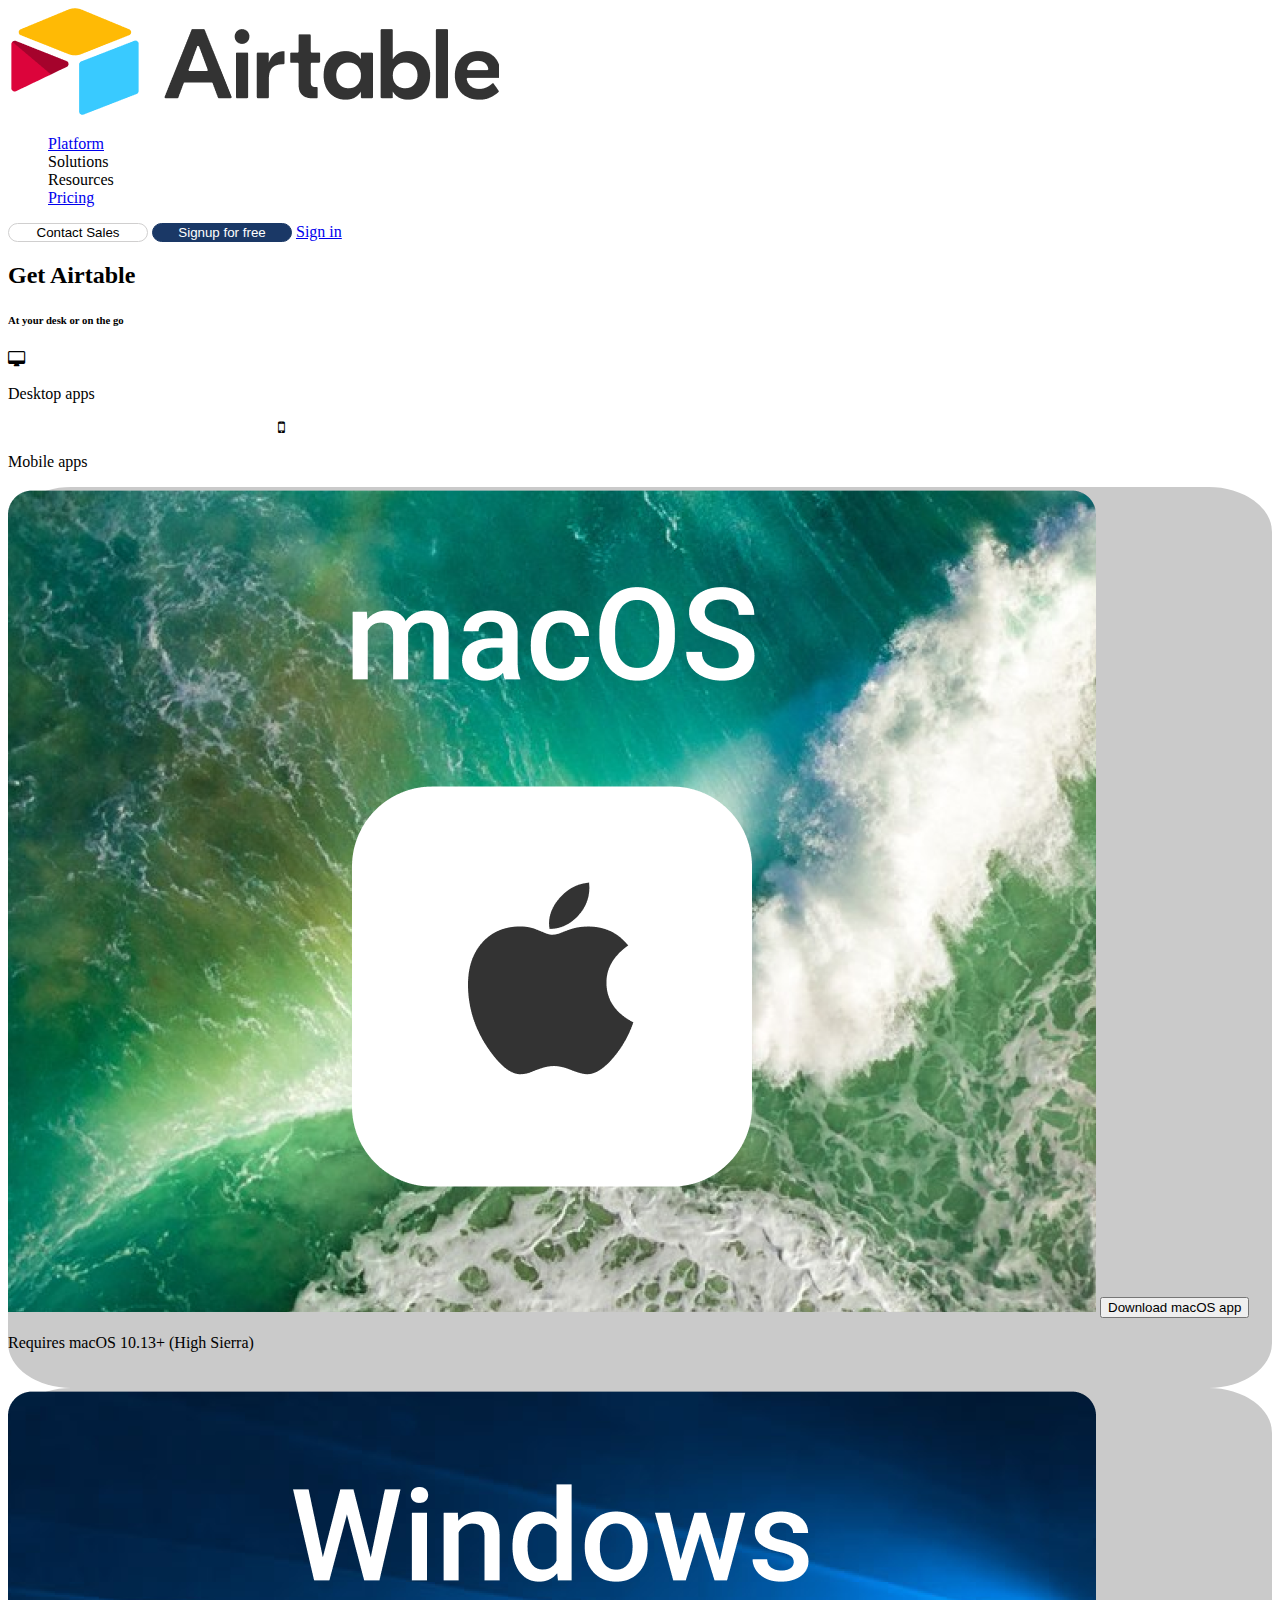
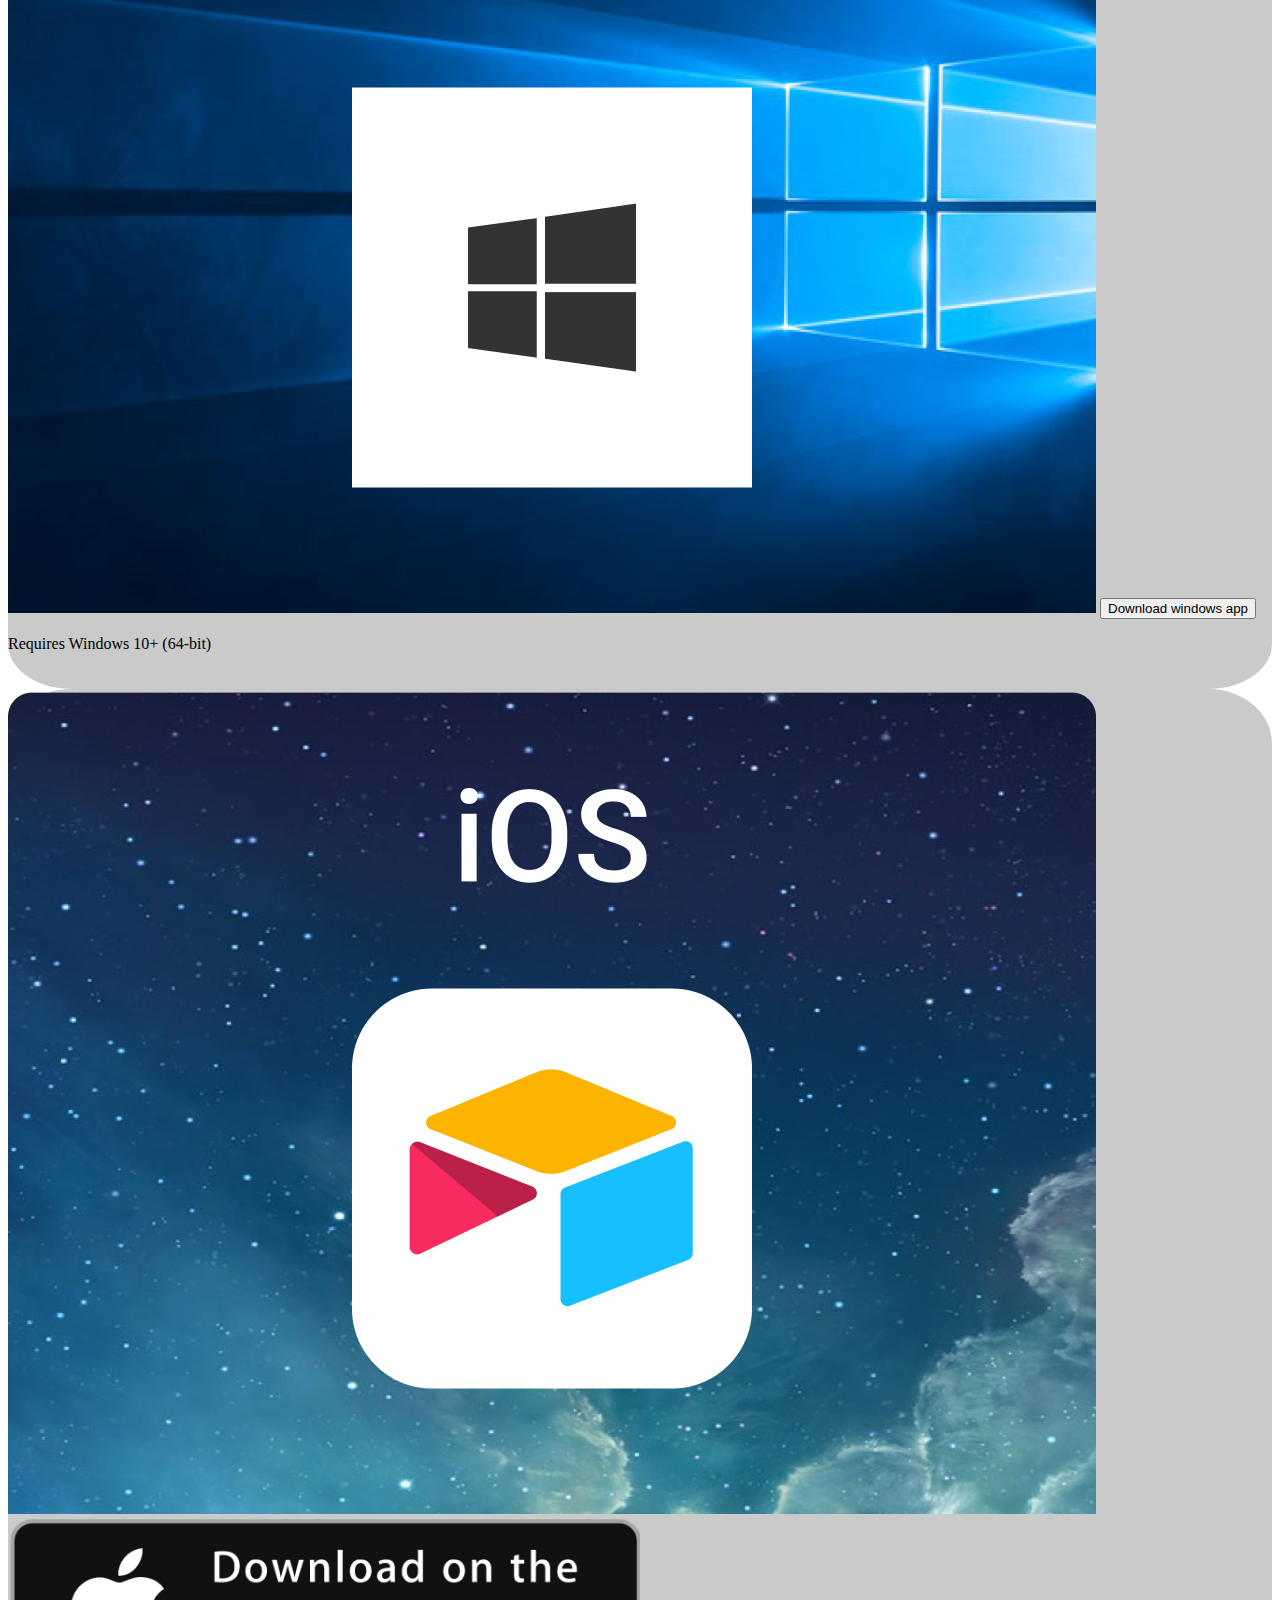
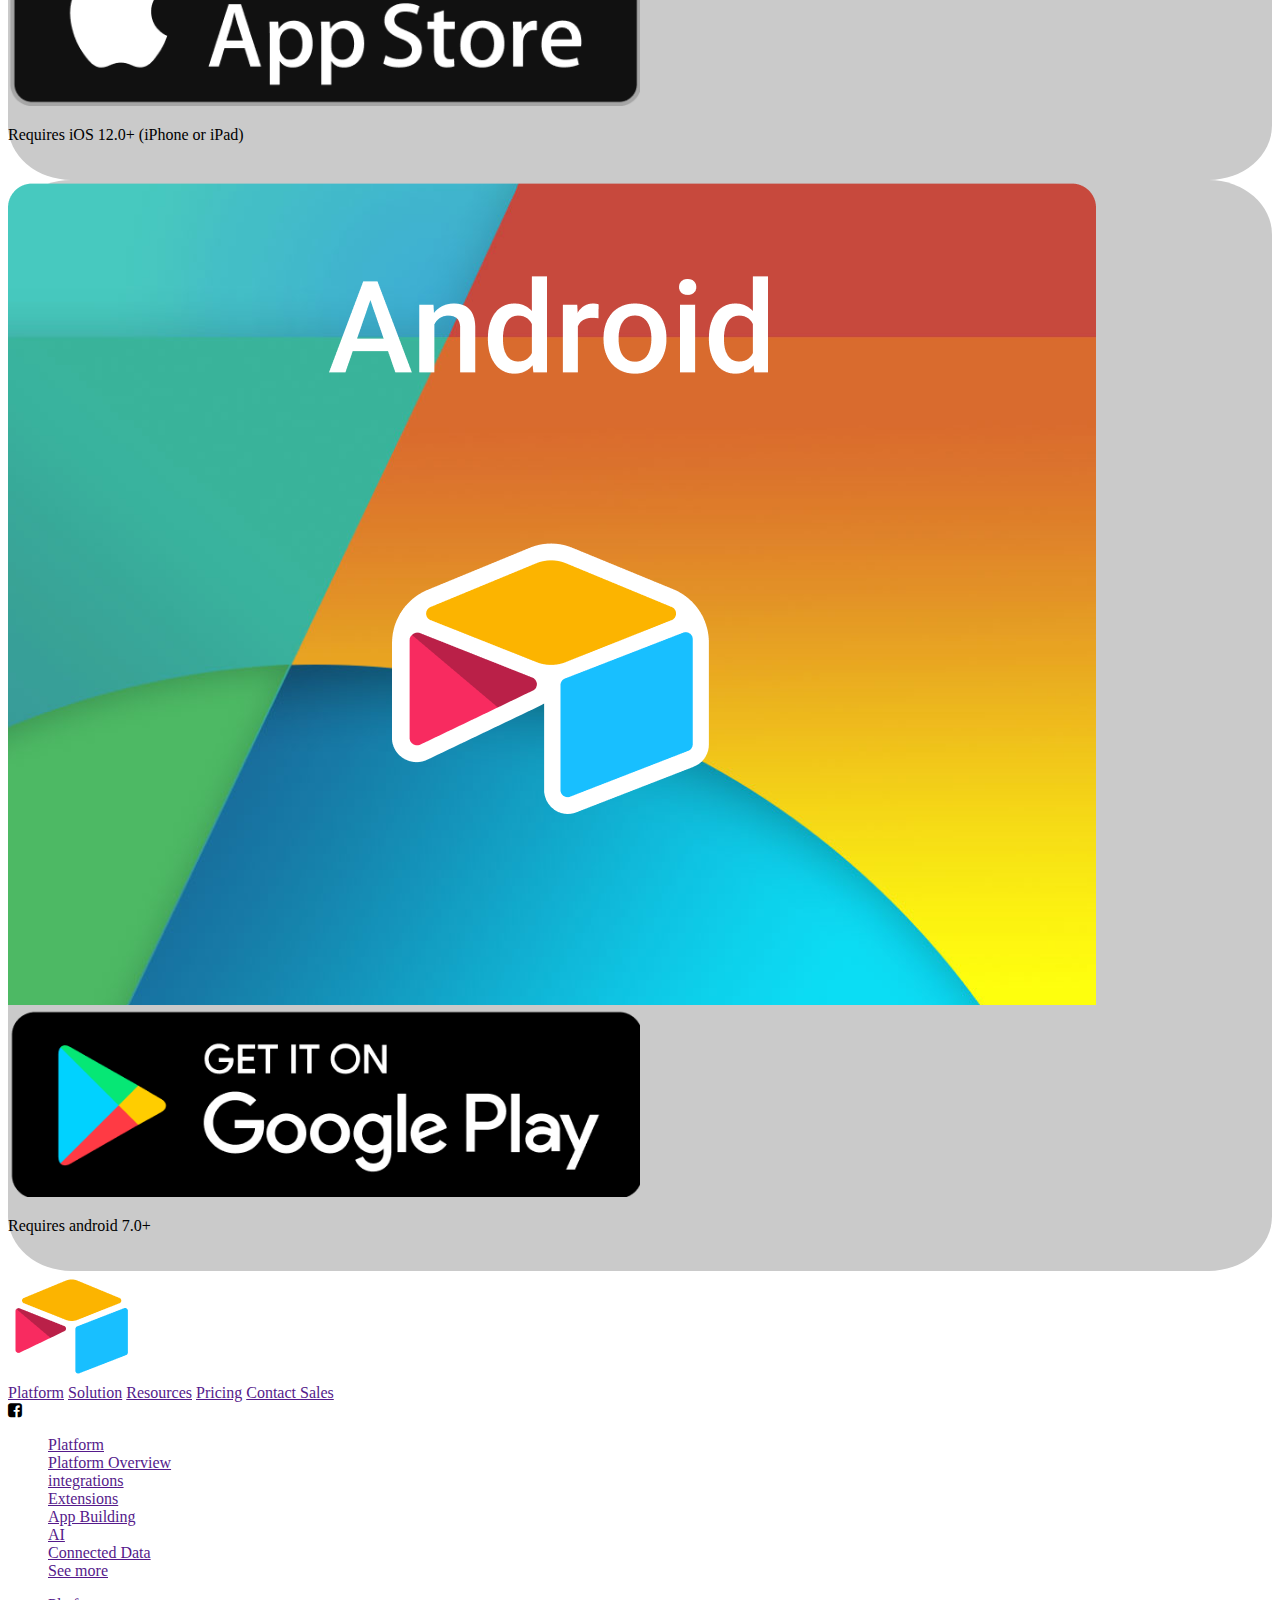
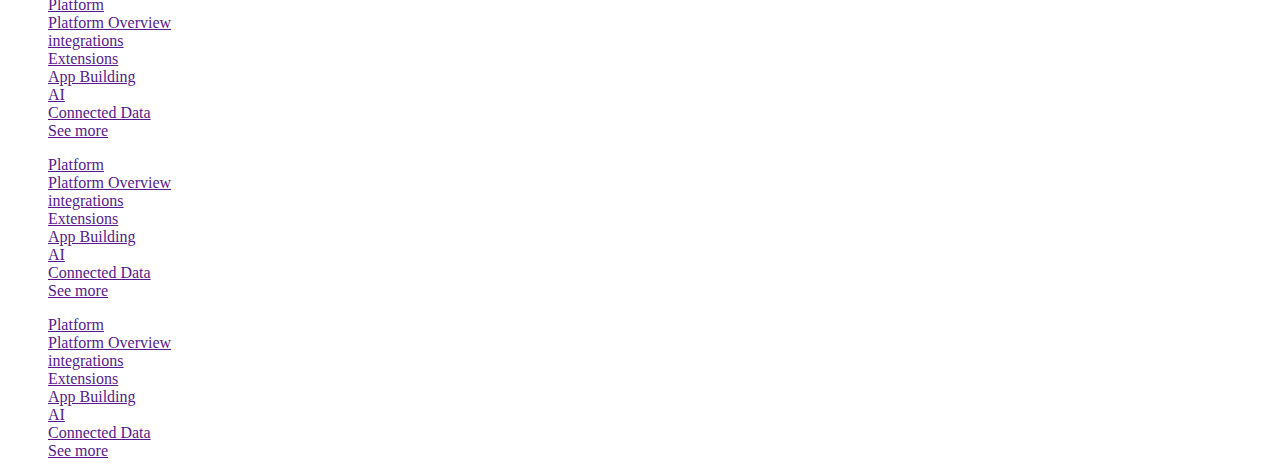
<file: Home/resources.html>
<!DOCTYPE html>
<html lang="en">
    <head>
        <meta charset="UTF-8">
        <meta name="viewport" content="width=device-width, initial-scale=1.0">
        <link rel="icon" type="image/x-icon" href="Assests/logo.png">
        <link href="https://cdn.jsdelivr.net/npm/bootstrap@5.0.2/dist/css/bootstrap.min.css" rel="stylesheet"
            integrity="sha384-EVSTQN3/azprG1Anm3QDgpJLIm9Nao0Yz1ztcQTwFspd3yD65VohhpuuCOmLASjC" crossorigin="anonymous">
        <script src="https://cdn.jsdelivr.net/npm/bootstrap@5.0.2/dist/js/bootstrap.bundle.min.js"
            integrity="sha384-MrcW6ZMFYlzcLA8Nl+NtUVF0sA7MsXsP1UyJoMp4YLEuNSfAP+JcXn/tWtIaxVXM"
            crossorigin="anonymous"></script>
        <link rel="stylesheet" href="https://cdnjs.cloudflare.com/ajax/libs/font-awesome/4.7.0/css/font-awesome.min.css">
        <link rel="stylesheet" href="resources.css">
        <title>Coin Fusion</title>
    </head>
<body>
    <nav>
        <div class="container">
            <div class="row g-0">
                <div class="col-md-2">
                  <a href="index.html">  <img class="w-100 h-75" src="Assests/logo.png" alt=""></a>
                </div>
                <div class="col-md-5">
                    <div class="">
                        <ul class="d-flex justify-content-evenly">
                          <a class="text-decoration-none text-dark" href="platform.html">
                            <li>Platform</li>
                          </a>
                            <li>Solutions</li>
                            <li>Resources</li>
                            <a  class="text-decoration-none" href="pricing.html"><li class="text-dark">Pricing</li></a> 
                        </ul>
        
                    </div>
    
                </div>
                <div class="col-md-5">
                    <div class="d-flex justify-content-end justify-content-evenly ms-4">
                        <button class="bn1 py-1 ms-2">Contact Sales </button>
                        <a href="signup.html"><button class="bn2 py-1">Signup for free</button></a> 
                        <a href="signin.html"class="bn3 py-1 text-dark bg-white text-decoration-none text-dark fw-bold">Sign in</a> 
                    </div>
    
                </div>
    
            </div>
        </div>
    </nav>
    <section>
        <div class="container">
            <div class="row g-0">
                <div class="col-md-12">
                    <h2 class="text-center mt-5">Get Airtable</h2>
                    <h6 class="text-center mt-2">At your desk or on the go</h6>

                    <div class="d-flex mt-5">
                        <div class="d-flex me-5 pe-5">
                            <i class="fa fa-desktop mt-1" aria-hidden="true"></i>
                            <p class="fw-light ms-2">Desktop apps</p>
                        </div>
                        <div class="d-flex ms-5 ps-5">
                            <i class="fa fa-mobile mobicon mt-1" aria-hidden="true"></i>
                            <p class="fw-light ms-2 ">Mobile apps</p>
                        </div>
                    </div>
                    </div>
                    <div class="col-md-3">
                        <div class="div1 mt-1">
                            <img class="w-100 h-50" src="Assests/mac.png" alt="">
                            <button class="bg-primary ms-5 text-white rounded mt-5 border-primary">Download macOS app</button>
                            <p class="text-primary mx-2 mt-2">Requires macOS 10.13+ (High Sierra)</p>
                        </div>

                    </div>
                    <div class="col-md-3">
                        <div class="div1 mt-1 mx-2">
                            <img class="w-100 h-75 mb-3" src="Assests/windows.png" alt="">
                            <button class="bg-primary ms-5 text-white rounded mt-5 border-primary">Download windows app</button>
                            <p class="text-primary text-center mt-2">Requires Windows 10+ (64-bit)</p>
                        </div>

                    </div>
                    <div class="col-md-3">
                        <div class="div1 mt-1 mx-2">
                            <img class="w-100 h-100 mb-2" src="Assests/ios.png" alt="">
                         <img class="btn3 mt-5 ms-5 ps-4" src="Assests/appstore.png" alt="">                            
                        <p class="text-primary text-center mt-3">Requires iOS 12.0+ (iPhone or iPad)</p>
                        </div>

                    </div>
                    <div class="col-md-3">
                        <div class="div1 mt-1 mx-2">
                            <img class="w-100 h-100 mb-2" src="Assests/android.png" alt="">
                         <img class="btn3 mt-5 ms-5 ps-4" src="Assests/playstore.png" alt="">                            
                        <p class="text-primary text-center mt-3">Requires android 7.0+</p>
                        </div>

                    </div>
                    <div>


                </div>

            </div>
        </div>
    </section>
    <section>
        <div class="container">
            <div class="row g-0">
                <div class="col-md-6">
                    <div class="d-flex justify-content-evenly mt-4">
                        <div>                       
                             <img class="h-75 w-50" src="Assests/air.png" alt="">
                        </div>
                        <a class="text-decoration-none text-dark mt-2" href="">Platform</a>
                        <a class="text-decoration-none text-dark mt-2" href="">Solution</a>
                        <a class="text-decoration-none text-dark mt-2" href="">Resources</a>
                        <a class="text-decoration-none text-dark mt-2" href="">Pricing</a>
                        <a class="text-decoration-none text-dark mt-2" href="">Contact Sales</a>
                    </div>

                </div>
                <div class="col-md-6">
                    <div>
                        <i class="fa fa-facebook-square" aria-hidden="true"></i>

                    </div>

                </div>
            </div>
        </div>
    </section>
    <footer>
        <div class="container">
            <div class="row g-0">
                <div class="col-md-3">
                <ul>
                    <li class="py-2"><a class="text-decoration-none text-dark" href="">Platform</a></li> 
                    <li class="py-2"><a class="text-decoration-none text-secondary" href="">Platform Overview</a></li>
                    <li class="py-2"><a class="text-decoration-none text-secondary" href="">integrations</a></li>
                    <li class="py-2"><a class="text-decoration-none text-secondary" href="">Extensions</a></li>
                    <li class="py-2"><a class="text-decoration-none text-secondary" href="">App Building</a></li>
                    <li class="py-2"><a class="text-decoration-none text-secondary" href="">AI</a></li>
                    <li class="py-2"><a class="text-decoration-none text-secondary" href="">Connected Data</a></li>
                    <li class="py-2"><a class="text-decoration-none text-dark" href="">See more</a></li>
                </ul>
                </div>
                <div class="col-md-3">
                    <ul>
                        <li class="py-2"><a class="text-decoration-none text-dark" href="">Platform</a></li> 
                        <li class="py-2"><a class="text-decoration-none text-secondary" href="">Platform Overview</a></li>
                        <li class="py-2"><a class="text-decoration-none text-secondary" href="">integrations</a></li>
                        <li class="py-2"><a class="text-decoration-none text-secondary" href="">Extensions</a></li>
                        <li class="py-2"><a class="text-decoration-none text-secondary" href="">App Building</a></li>
                        <li class="py-2"><a class="text-decoration-none text-secondary" href="">AI</a></li>
                        <li class="py-2"><a class="text-decoration-none text-secondary" href="">Connected Data</a></li>
                        <li class="py-2"><a class="text-decoration-none text-dark" href="">See more</a></li>
                    </ul>
                    </div>
                    <div class="col-md-3">
                        <ul>
                            <li class="py-2"><a class="text-decoration-none text-dark" href="">Platform</a></li> 
                            <li class="py-2"><a class="text-decoration-none text-secondary" href="">Platform Overview</a></li>
                            <li class="py-2"><a class="text-decoration-none text-secondary" href="">integrations</a></li>
                            <li class="py-2"><a class="text-decoration-none text-secondary" href="">Extensions</a></li>
                            <li class="py-2"><a class="text-decoration-none text-secondary" href="">App Building</a></li>
                            <li class="py-2"><a class="text-decoration-none text-secondary" href="">AI</a></li>
                            <li class="py-2"><a class="text-decoration-none text-secondary" href="">Connected Data</a></li>
                            <li class="py-2"><a class="text-decoration-none text-dark" href="">See more</a></li>
                        </ul>
                        </div>
                        <div class="col-md-3">
                            <ul>
                                <li class="py-2"><a class="text-decoration-none text-dark" href="">Platform</a></li> 
                                <li class="py-2"><a class="text-decoration-none text-secondary" href="">Platform Overview</a></li>
                                <li class="py-2"><a class="text-decoration-none text-secondary" href="">integrations</a></li>
                                <li class="py-2"><a class="text-decoration-none text-secondary" href="">Extensions</a></li>
                                <li class="py-2"><a class="text-decoration-none text-secondary" href="">App Building</a></li>
                                <li class="py-2"><a class="text-decoration-none text-secondary" href="">AI</a></li>
                                <li class="py-2"><a class="text-decoration-none text-secondary" href="">Connected Data</a></li>
                                <li class="py-2"><a class="text-decoration-none text-dark" href="">See more</a></li>
                            </ul>
                            </div>
            </div>

        </div>
      </footer>
    </body>
    </html>
</file>
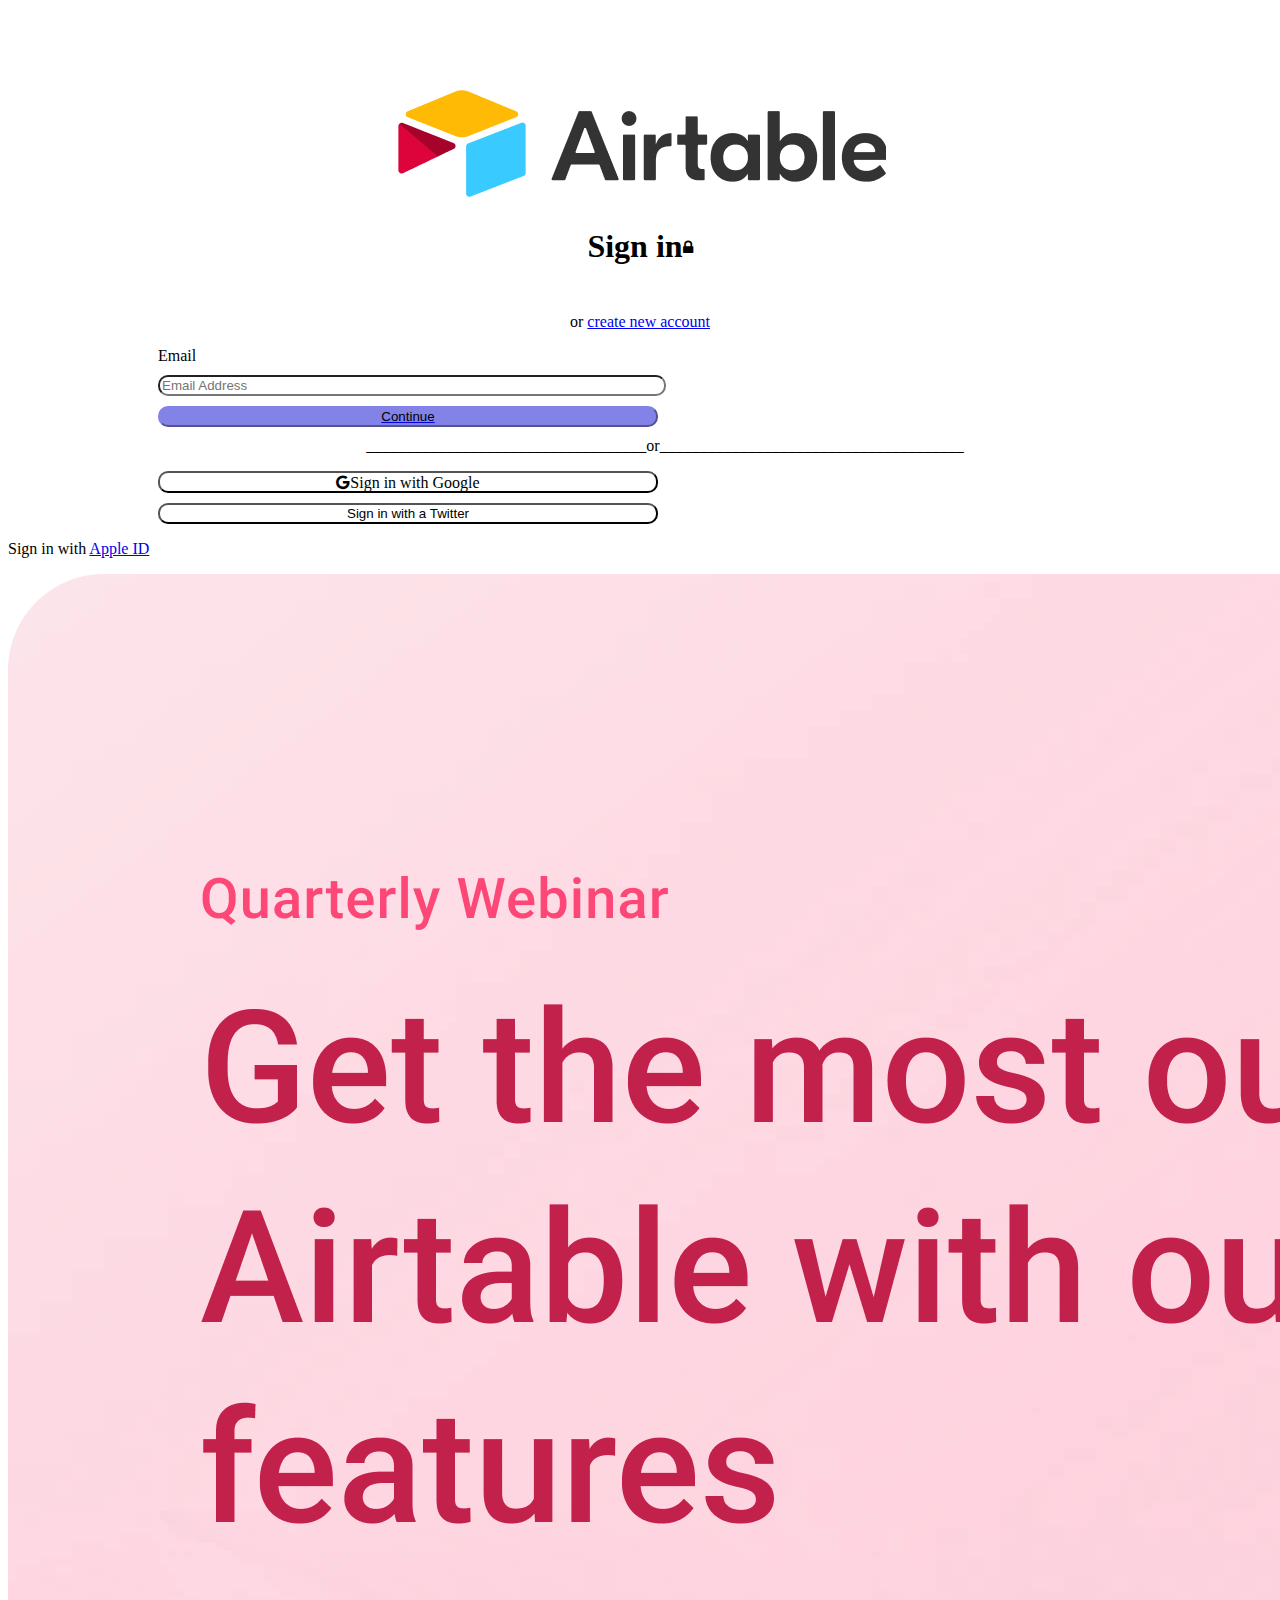
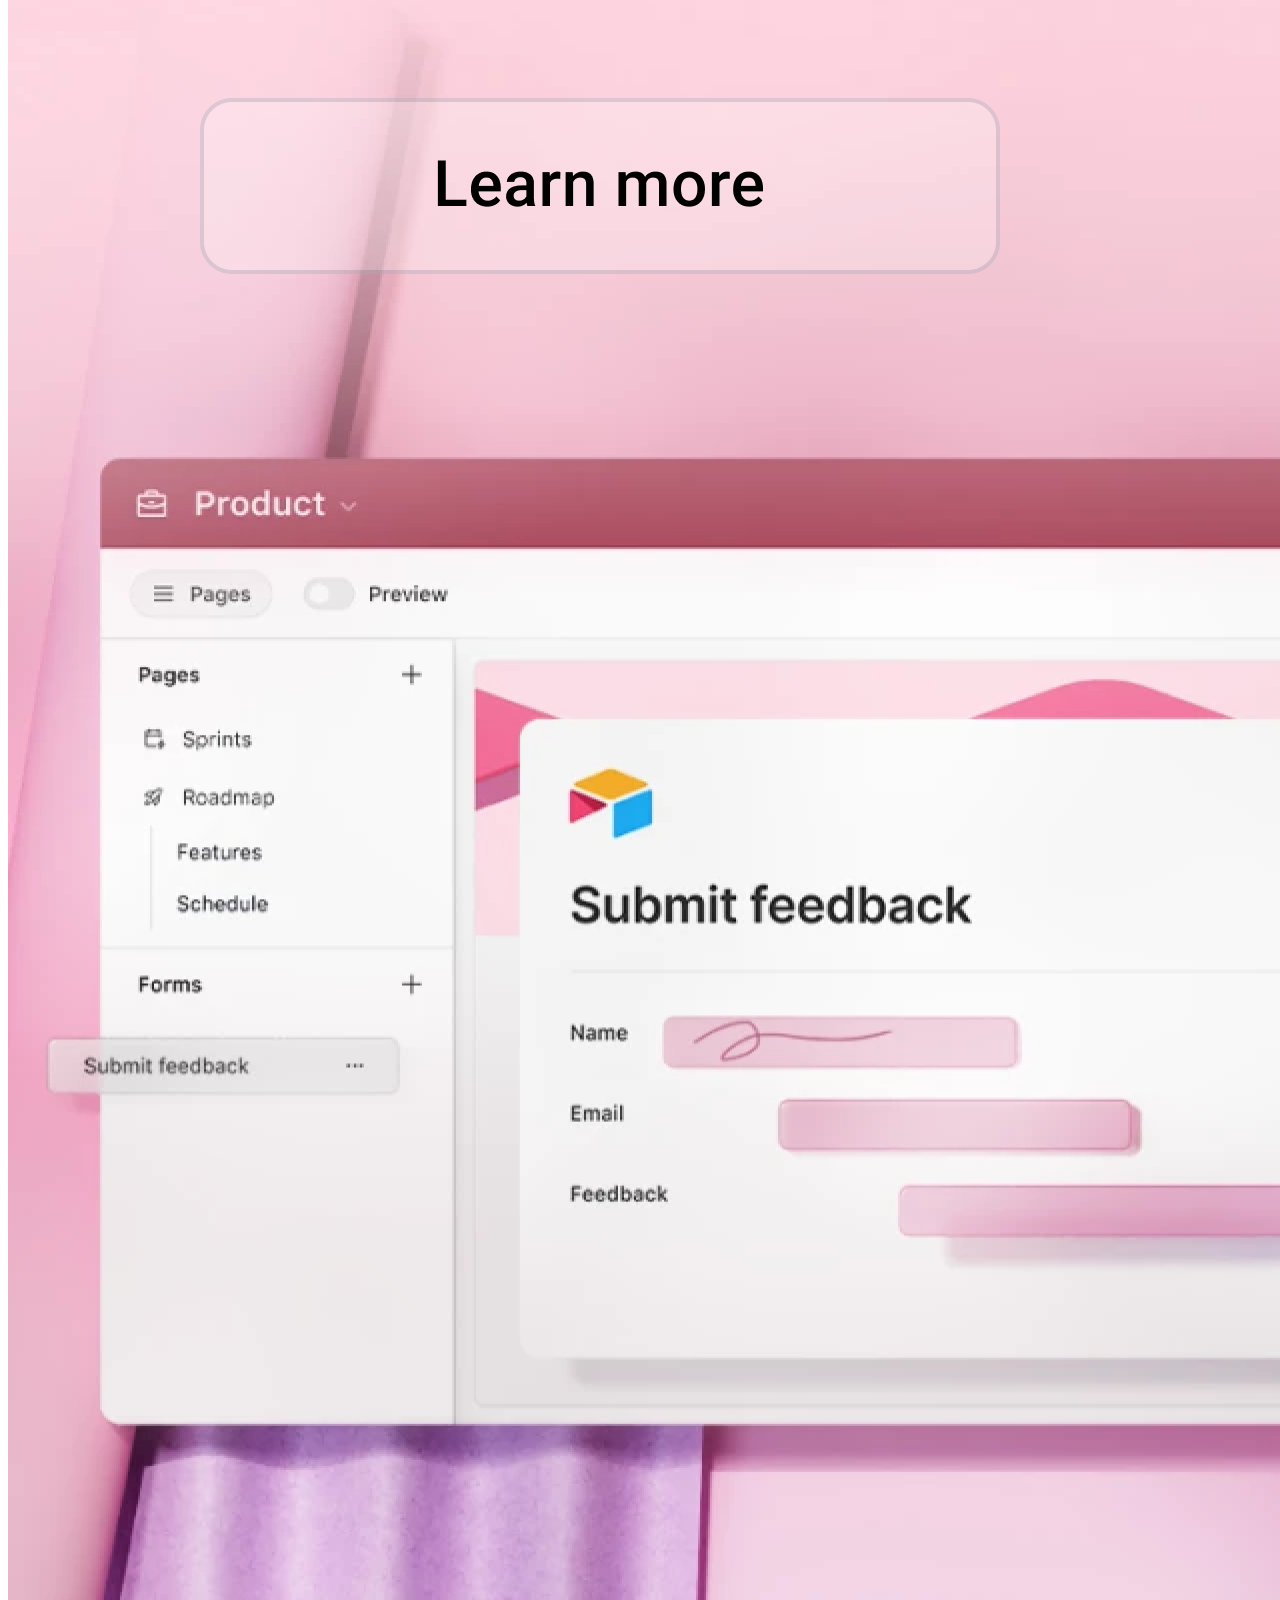
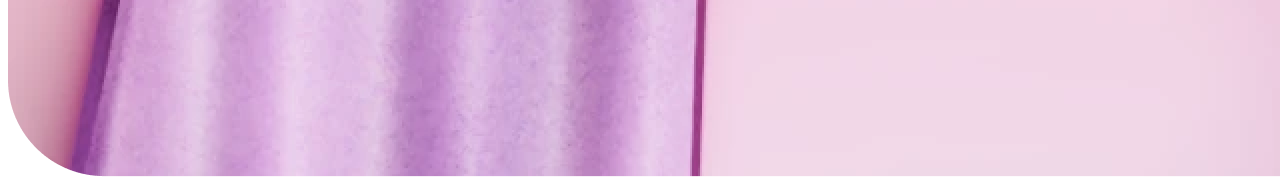
<file: Home/signin.html>
<!DOCTYPE html>
<html lang="en">
<head>
    <meta charset="UTF-8">
    <meta name="viewport" content="width=device-width, initial-scale=1.0">
    <link rel="icon" type="image/x-icon" href="Assests/logo.png">
    <link href="https://cdn.jsdelivr.net/npm/bootstrap@5.0.2/dist/css/bootstrap.min.css" rel="stylesheet"
        integrity="sha384-EVSTQN3/azprG1Anm3QDgpJLIm9Nao0Yz1ztcQTwFspd3yD65VohhpuuCOmLASjC" crossorigin="anonymous">
    <script src="https://cdn.jsdelivr.net/npm/bootstrap@5.0.2/dist/js/bootstrap.bundle.min.js"
        integrity="sha384-MrcW6ZMFYlzcLA8Nl+NtUVF0sA7MsXsP1UyJoMp4YLEuNSfAP+JcXn/tWtIaxVXM"
        crossorigin="anonymous"></script>
    <link rel="stylesheet" href="https://cdnjs.cloudflare.com/ajax/libs/font-awesome/4.7.0/css/font-awesome.min.css">
    <link rel="stylesheet" href="signin.css">
    <title>Coin Fusion</title>
</head>
<body>
    <section>
        <div class="container">
            <div class="row g-0">
                <div class="col-md-8">
                    <div class="div">
                        <img class="w-25 h-50" src="Assests/logo.png" alt="">
                    </div>
                    <div class="div1 ms3">
                        <h1 class="text-center mt-3">Sign in</h1>
                        <i class="fa fa-lock p-3 mt-4" aria-hidden="true"></i>
                    </div>
                    <div class="div2">
                        <p class="me-4">or <a href="signup.html">create new account</a></p>
                    </div>
                        <label class="label" for="">Email</label>
                        <div class="div4">
                            <input class="rounded" type="Email" placeholder="Email Address">

                        </div>
                        <div class="div5">
                            <a href="signin2.html"><button class="py-1 text-white px-5">Continue</button>
                            </a>

                        </div>
                        <p class="line">___________________________________or______________________________________</p>
                        <div class="div6">
                            <BUtton class="fa fa-google py-2"> <a class="ms-2" href="https://mail.google.com/">Sign in with Google</a></BUtton>
                        </div>
                        <div class="div6">
                            <BUtton class="py-1">Sign in with a Twitter</BUtton>
                        </div>
                        <p class="text-center mt-2 ms-5">Sign in with <a href="https://account.apple.com/">Apple ID</a></p>
                        

                </div>
                <div class="col-md-4">
                    <img class="h-75 w-100 my-5" src="Assests/page.png" alt="">

                </div>
            </div>
        </div>                                                             
    </section>
    
</body>
</html>
</file>
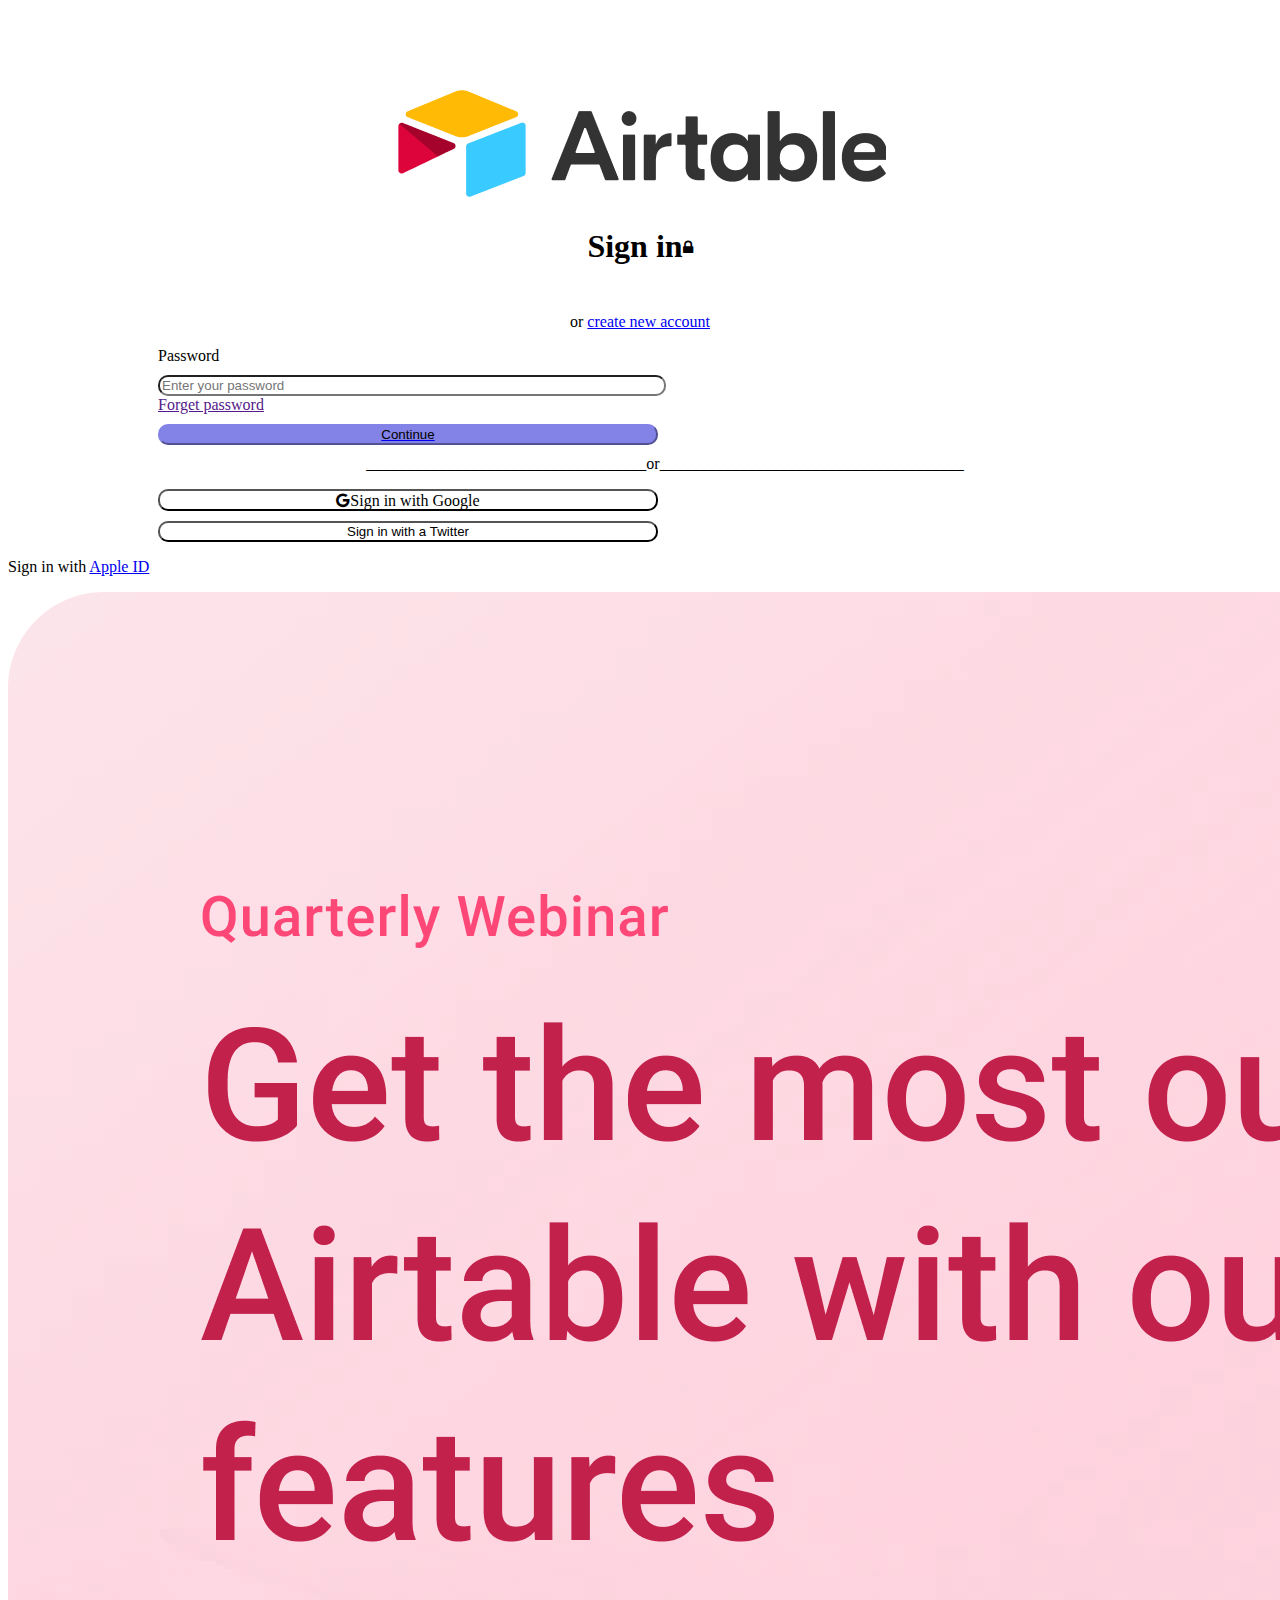
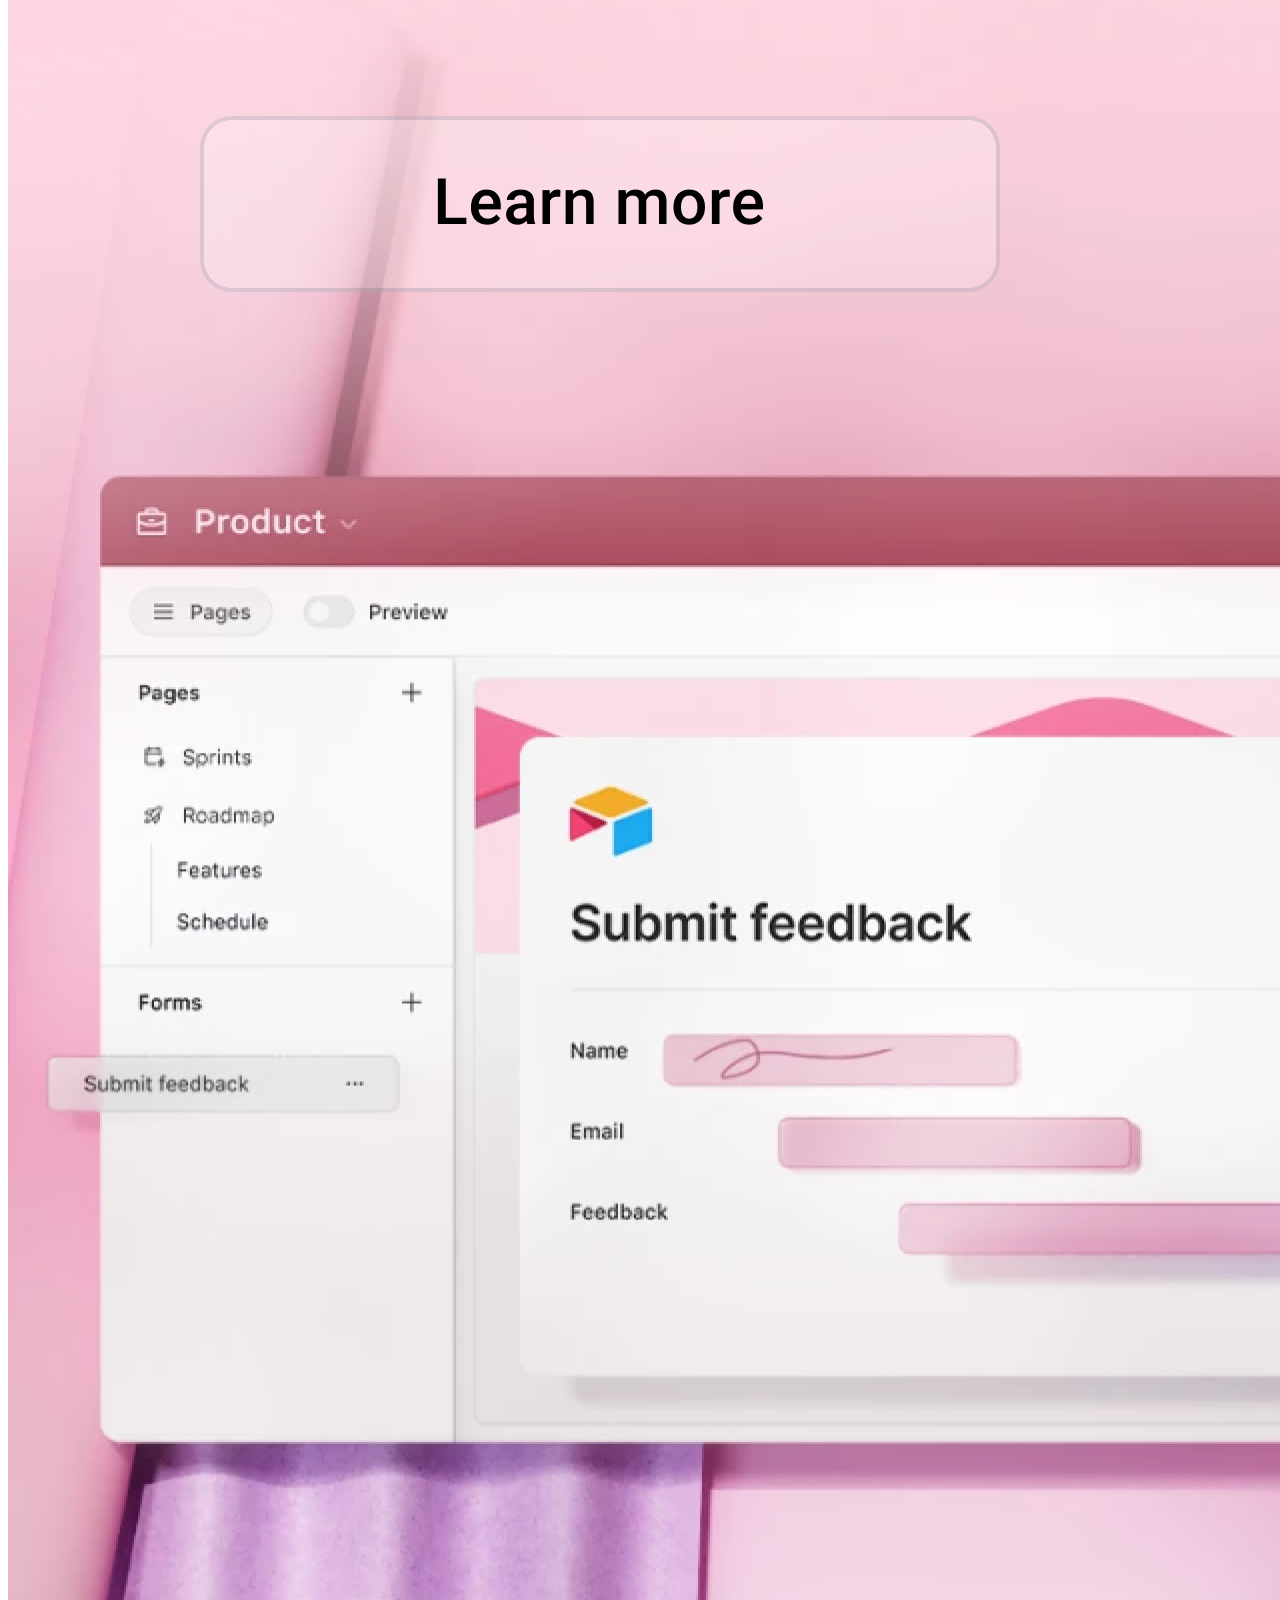
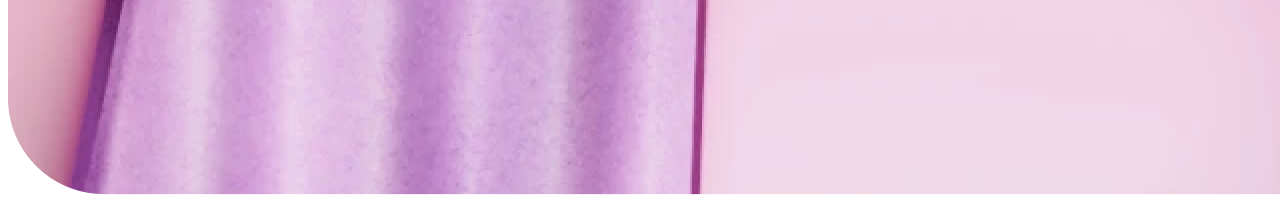
<file: Home/signin2.html>
<!DOCTYPE html>
<html lang="en">
<head>
    <meta charset="UTF-8">
    <meta name="viewport" content="width=device-width, initial-scale=1.0">
    <link rel="icon" type="image/x-icon" href="Assests/logo.png">
    <link href="https://cdn.jsdelivr.net/npm/bootstrap@5.0.2/dist/css/bootstrap.min.css" rel="stylesheet"
        integrity="sha384-EVSTQN3/azprG1Anm3QDgpJLIm9Nao0Yz1ztcQTwFspd3yD65VohhpuuCOmLASjC" crossorigin="anonymous">
    <script src="https://cdn.jsdelivr.net/npm/bootstrap@5.0.2/dist/js/bootstrap.bundle.min.js"
        integrity="sha384-MrcW6ZMFYlzcLA8Nl+NtUVF0sA7MsXsP1UyJoMp4YLEuNSfAP+JcXn/tWtIaxVXM"
        crossorigin="anonymous"></script>
    <link rel="stylesheet" href="https://cdnjs.cloudflare.com/ajax/libs/font-awesome/4.7.0/css/font-awesome.min.css">
    <link rel="stylesheet" href="signin.css">
    <title>Coin Fusion</title>
</head>
<body>
    <section>
        <div class="container">
            <div class="row g-0">
                <div class="col-md-8">
                    <div class="div">
                        <img class="w-25 h-50" src="Assests/logo.png" alt="">
                    </div>
                    <div class="div1 ms3">
                        <h1 class="text-center mt-3">Sign in</h1>
                        <i class="fa fa-lock p-3 mt-4" aria-hidden="true"></i>
                    </div>
                    <div class="div2">
                        <p class="me-4">or <a href="signup.html">create new account</a></p>
                    </div>
                        <label class="label" for="">Password</label>
                        <div class="div4">
                            <input class="rounded" type="password" placeholder="Enter your password">
                            <a class="forgetpass" href=""> Forget password</a>
                        </div>
                        <div class="div5">
                            <a href="home.html"><button class="py-1 text-white px-5">Continue</button>
                            </a>

                        </div>
                        <p class="line">___________________________________or______________________________________</p>
                        <div class="div6">
                            <BUtton class="fa fa-google py-2"> <a class="ms-2" href="https://mail.google.com/">Sign in with Google</a></BUtton>
                        </div>
                        <div class="div6">
                            <BUtton class="py-1">Sign in with a Twitter</BUtton>
                        </div>
                        <p class="text-center mt-2 ms-5">Sign in with <a href="https://account.apple.com/">Apple ID</a></p>
                        

                </div>
                <div class="col-md-4">
                    <img class="h-75 w-100 my-5" src="Assests/page.png" alt="">

                </div>
            </div>
        </div>                                                             
    </section>
    
</body>
</html>
</file>
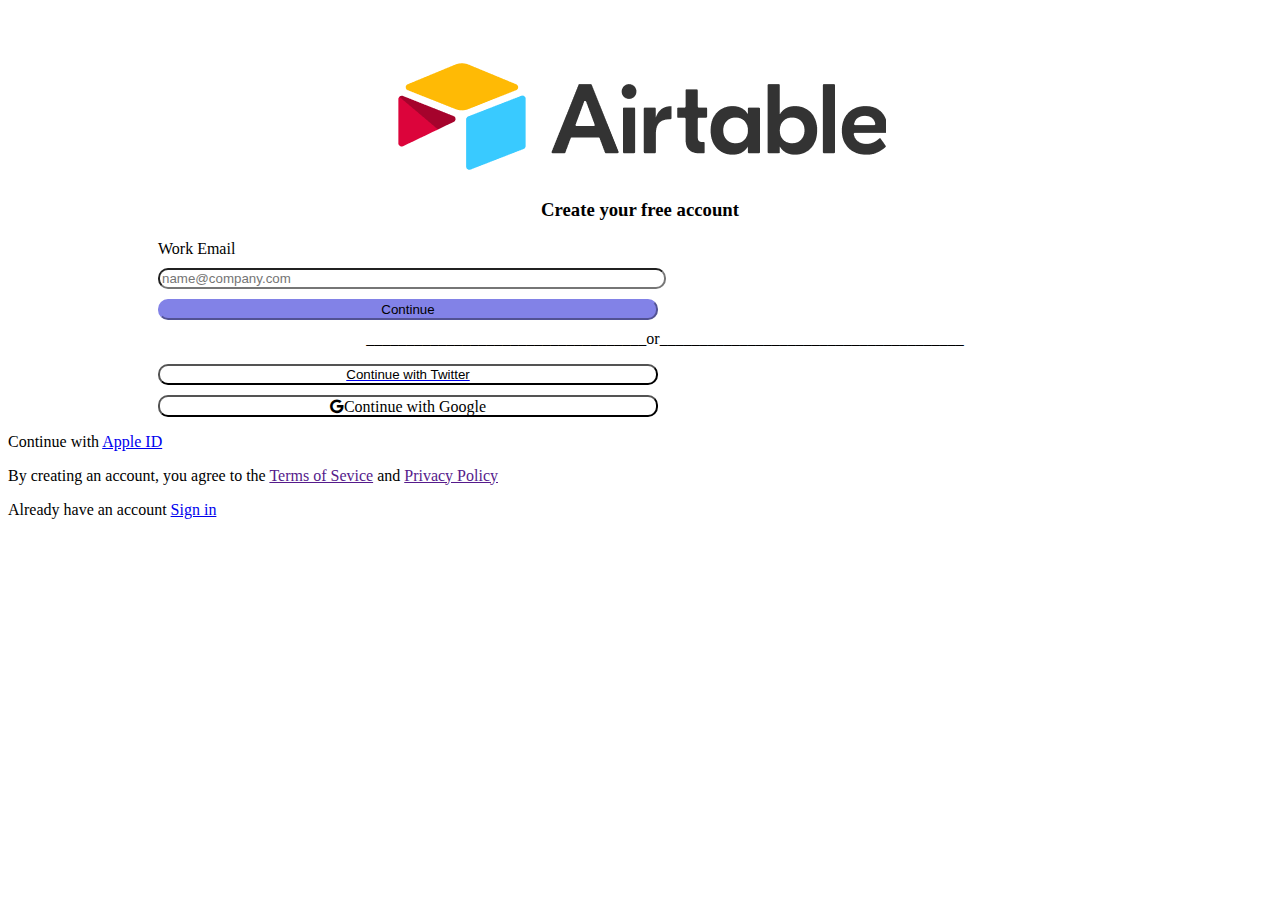
<file: Home/signup.html>
<!DOCTYPE html>
<html lang="en">
<head>
    <meta charset="UTF-8">
    <meta name="viewport" content="width=device-width, initial-scale=1.0">
    <link rel="icon" type="image/x-icon" href="Assests/logo.png">
    <link href="https://cdn.jsdelivr.net/npm/bootstrap@5.0.2/dist/css/bootstrap.min.css" rel="stylesheet"
        integrity="sha384-EVSTQN3/azprG1Anm3QDgpJLIm9Nao0Yz1ztcQTwFspd3yD65VohhpuuCOmLASjC" crossorigin="anonymous">
    <script src="https://cdn.jsdelivr.net/npm/bootstrap@5.0.2/dist/js/bootstrap.bundle.min.js"
        integrity="sha384-MrcW6ZMFYlzcLA8Nl+NtUVF0sA7MsXsP1UyJoMp4YLEuNSfAP+JcXn/tWtIaxVXM"
        crossorigin="anonymous"></script>
    <link rel="stylesheet" href="https://cdnjs.cloudflare.com/ajax/libs/font-awesome/4.7.0/css/font-awesome.min.css">
    <link rel="stylesheet" href="signup.css">
    <title>Coin Fusion</title>
</head>
<body>
    <section>
        <div class="container">
            <div class="row g-0">
                <div class="col-md-8">
                    <div class="div">
                        <img class="w-25 h-50" src="Assests/logo.png" alt="">
                    </div>
                    <div class="div1 ms3">
                        <h3 class="text-center mt-3">Create your free account</h3>
                    </div>
                        <label class="label" for=""> Work Email</label>
                        <div class="div4">
                            <input class="rounded py-1" type="Email" placeholder="name@company.com">

                        </div>
                        <div class="div5">
                            <button class="py-1 text-white px-5">Continue</button>
                        </div>
                        <p class="line">___________________________________or______________________________________</p>
                        <div class="div6">
                            <a href="https://twitter.com/"><BUtton class="py-1">Continue with Twitter</BUtton></a>
                        </div>
                        <div class="div6">
                            <BUtton class="fa fa-google py-2"> <a href="https://mail.google.com/">Continue with Google</a></BUtton>
                        </div>

                        <p class="text-center mt-2 ms-5">Continue with <a href="https://account.apple.com/">Apple ID</a></p>
                        <p class="text-center mt-3">By creating an account, you agree to the <a href="">Terms of Sevice</a> and <a href="">Privacy Policy</a></p>
                        <p class="text-center">Already have an account <a href="signin.html">Sign in</a></p>
                        

                </div>

            </div>
        </div>
    </section>
    
</body>
</html>
</file>
<file: Home/home.css>
.navdiv2{
    justify-content: space-around;
    justify-content: space-between;
    display: flex;
    
}
.bn2{
    background-color: #254FAD;
    color: #FFFFFF;
    border-radius: 10px;
    border: #1A3866;
    width: 140px;
    border: 1px solid #1A3866;
}

.bn1 {
    background-color: #FFFFFF;
    color: 181D26;
    border-radius: 10px;
    border: #FFFFFF;
    width: 140px;
    border: 1px solid rgb(208, 207, 207);
}
ul li{
    list-style-type: none;
}
#sec1{
    background-image: url(Assests/bgimg.png);
}
.dd{
  height: 4%;
  width: 4%;  
}

.head1{
    color: #1A3866;
    font-size: 64px;
}

.btn1{
    background-color: #1A3866;
    color: #FFFFFF;
    border-radius: 10px;
    border: #1A3866;
    width: 180px;
    border: 2px solid #1A3866;
}

.btn2{
    background-color: #FFFFFF;
    color: 181D26;
    border-radius: 10px;
    border: #FFFFFF;
    width: 180px;
    border: 2px solid rgb(208, 207, 207);
}
.para1{
    color: #254FAD;
}
.banner{
    background-image: url(Assests/bgimg.png);
    height: 10%px;
    width: 100%;
}
.div6{
    border-top: 2px solid blue;
}
.div7{
    background-color: rgb(244, 218, 244);
    padding: 60px 50px;
}
.div7 p{
    font-size: 13px;
}
.btn3{
    background-color: #FFFFFF;
    color: 181D26;
    background-color: transparent;
    border-radius: 10px;
    border: #FFFFFF;
    width: 150px;
    border: 2px solid rgb(208, 207, 207);
}
.head3{
    color: #622CA0;
}
.btn4{
    background-color: #FFFFFF;
    color: 181D26;
    background-color: transparent;
    border-radius: 7px;
    border: #FFFFFF;
    width: 200px;
    height: 35px;
    border: 2px solid rgb(208, 207, 207);
}
.ch2{
    width: 80px;
    height: 80px;
    margin-top: 23px;
}
.page{
    display: flex;
    justify-content: center;
    align-items: center;
    margin-top: 20px;
}
#sec3{
    background-image: url(Assests/bgimg.png);
    padding: 70px;
}
#sec4{
    background-image: url(Assests/bgimg.png);
}
.div8{
    align-items: end;
    display: flex;
    justify-content: end;
}
</file>
<file: Home/platform.css>
.bn2{
    background-color: #1A3866;
    color: #FFFFFF;
    border-radius: 10px;
    border: #1A3866;
    width: 140px;
    border: 1px solid #1A3866;
}

.bn1 {
    background-color: #FFFFFF;
    color: 181D26;
    border-radius: 10px;
    border: #FFFFFF;
    width: 140px;
    border: 1px solid rgb(208, 207, 207);
}
ul li{
    list-style-type: none;
}
.btn1{
    background-color: #1A3866;
    color: #FFFFFF;
    border-radius: 10px;
    border: #1A3866;
    width: 180px;
    border: 2px solid #1A3866;
}

.btn2{
    background-color: transparent;
    color: 181D26;
    border-radius: 10px;
    border: #FFFFFF;
    width: 180px;
    border: 1px solid rgb(208, 207, 207);
}
#sec1{
    background-image: url(Assests/bgimg.png);
}
#sec3{
    background-image: url(Assests/bgimg.png);
    padding-top: 30px;
}
.head2{
    font-size: 40px;
    font-family: system-ui, -apple-system, BlinkMacSystemFont, 'Segoe UI', Roboto, Oxygen, Ubuntu, Cantarell, 'Open Sans', 'Helvetica Neue', sans-serif;
    margin-top: 350px;
    
}
.para2{
    font-size: 18px;
    font-family: system-ui, -apple-system, BlinkMacSystemFont, 'Segoe UI', Roboto, Oxygen, Ubuntu, Cantarell, 'Open Sans', 'Helvetica Neue', sans-serif;
}
.head{
    font-family: system-ui, -apple-system, BlinkMacSystemFont, 'Segoe UI', Roboto, Oxygen, Ubuntu, Cantarell, 'Open Sans', 'Helvetica Neue', sans-serif;
    font-size: 64px;
}
.head4{
font-size: 48px;
font-family: system-ui, -apple-system, BlinkMacSystemFont, 'Segoe UI', Roboto, Oxygen, Ubuntu, Cantarell, 'Open Sans', 'Helvetica Neue', sans-serif;
}
#sec4{
    background-image: url(Assests/bgimg.png);
}
.para3{
font-size: 20px;
font-family: system-ui, -apple-system, BlinkMacSystemFont, 'Segoe UI', Roboto, Oxygen, Ubuntu, Cantarell, 'Open Sans', 'Helvetica Neue', sans-serif;
}
</file>
<file: Home/pricing.css>
.div1{
    border: 1px solid gray;
    padding: 20px 20px;
    border-radius: 5%;
}
.bn2{
    background-color: #1A3866;
    color: #FFFFFF;
    border-radius: 10px;
    border: #1A3866;
    width: 140px;
    border: 1px solid #1A3866;
}

.bn1 {
    background-color: #FFFFFF;
    color: 181D26;
    border-radius: 10px;
    border: #FFFFFF;
    width: 140px;
    border: 1px solid rgb(208, 207, 207);
}
.signup{
    padding-left: 75px;
    padding-right: 75px;
    background-color: transparent;
}
.para2{
    background-color: aquamarine;
    background-size: cover;
    border-radius: 20%;
    padding: 3px;
}
.bn4{
    padding-left: 75px;
    padding-right: 75px;
    background-color: rgb(50, 50, 225);
    color: white;
    border-color: transparent;

}
.bn5{
    padding-left: 65px;
    padding-right: 65px; 
    background-color: transparent;
}
.bn6{
    padding-left: 65px;
    padding-right: 65px; 
    background-color: white;
    color: black;
    
}
.stars{
    height: 30%;
    width: 30%;
    color: rgb(213, 213, 213);
}
</file>
<file: Home/resources.css>
.bn2{
    background-color: #1A3866;
    color: #FFFFFF;
    border-radius: 10px;
    border: #1A3866;
    width: 140px;
    border: 1px solid #1A3866;
}

.bn1 {
    background-color: #FFFFFF;
    color: 181D26;
    border-radius: 10px;
    border: #FFFFFF;
    width: 140px;
    border: 1px solid rgb(208, 207, 207);
}
ul li{
    list-style-type: none;
}
.div1{
    background-color: rgb(202, 202, 202);
    padding-bottom: 20px;
    border-radius: 5%;
}
.mobicon{
    margin-left: 270px;
}
.btn3{
    height: 100%;
    width: 50%;
}
</file>
<file: Home/signin.css>
.div{
    display: flex;
    justify-content: center;
    align-items: center;
    margin-top: 90px;
}
.div1{
    display: flex;
    justify-content: center;
    align-items: center;
    margin-top: 10px;
}
.div2{
    display: flex;
    justify-content: center;
    align-items: center;
    margin-top: 10px;
}
.label{

    margin-left: 150px;
}


.div5 button{
    display: flex;
    justify-content: center;
    align-items: center;
    margin-top: 10px;
    width: 500px;
    margin-left: 150px;
    margin-top: 10px;
    border-radius: 10px;
    background-color: rgb(130, 130, 231);
    border-color: rgb(130, 130, 231);
}
.div5 button:hover{
    background-color: rgb(38, 38, 234);
}
.div6 button:hover{
    background-color: rgb(250, 250, 250);
}
.line{
    display: flex;
    justify-content: center;
    align-items: center;
    margin-top: 10px;
    margin-left: 50px;
}
.div4 input{
    width: 500px;
    display: flex;
    justify-content: center;
    align-items: center;
    margin-left: 150px;
    margin-top: 10px;
    border-radius: 10px;


}
.div6 button a{
    list-style-type: none;
    text-decoration: none;
    color: black;
}
.div6 button{
    width: 500px;
    display: flex;
    justify-content: center;
    align-items: center;
    margin-left: 150px;
    margin-top: 10px;
    background-color: white;
    border-radius: 10px;

}
.fa fa-google{
    margin-right: 50px;
}
.forgetpass{
    margin-left: 150px;
}
</file>
<file: Home/signup.css>
.div{
    display: flex;
    justify-content: center;
    align-items: center;
    margin-top: 5%;
}
.div1{
    display: flex;
    justify-content: center;
    align-items: center;
    margin-top: 10px;
}
.div2{
    display: flex;
    justify-content: center;
    align-items: center;
    margin-top: 10px;
}
.label{

    margin-left: 150px;
    margin-top: 20px;
    border: 1px;
    border-color: aqua;
}


.div5 button{
    display: flex;
    justify-content: center;
    align-items: center;
    margin-top: 10px;
    width: 500px;
    margin-left: 150px;
    margin-top: 10px;
    border-radius: 10px;
    background-color: rgb(130, 130, 231);
    border-color: rgb(130, 130, 231);
}

.line{
    display: flex;
    justify-content: center;
    align-items: center;
    margin-top: 10px;
    margin-left: 50px;
}
.div4 input{
    width: 500px;
    display: flex;
    justify-content: center;
    align-items: center;
    margin-left: 150px;
    margin-top: 10px;
    border-radius: 10px;


}
.div6 button a{
    list-style-type: none;
    text-decoration: none;
    color: black;
}
.div6 button{
    width: 500px;
    display: flex;
    justify-content: center;
    align-items: center;
    margin-left: 150px;
    margin-top: 10px;
    background-color: white;
    border-radius: 10px;

}
.fa fa-google{
    margin-right: 50px;
}
</file>
